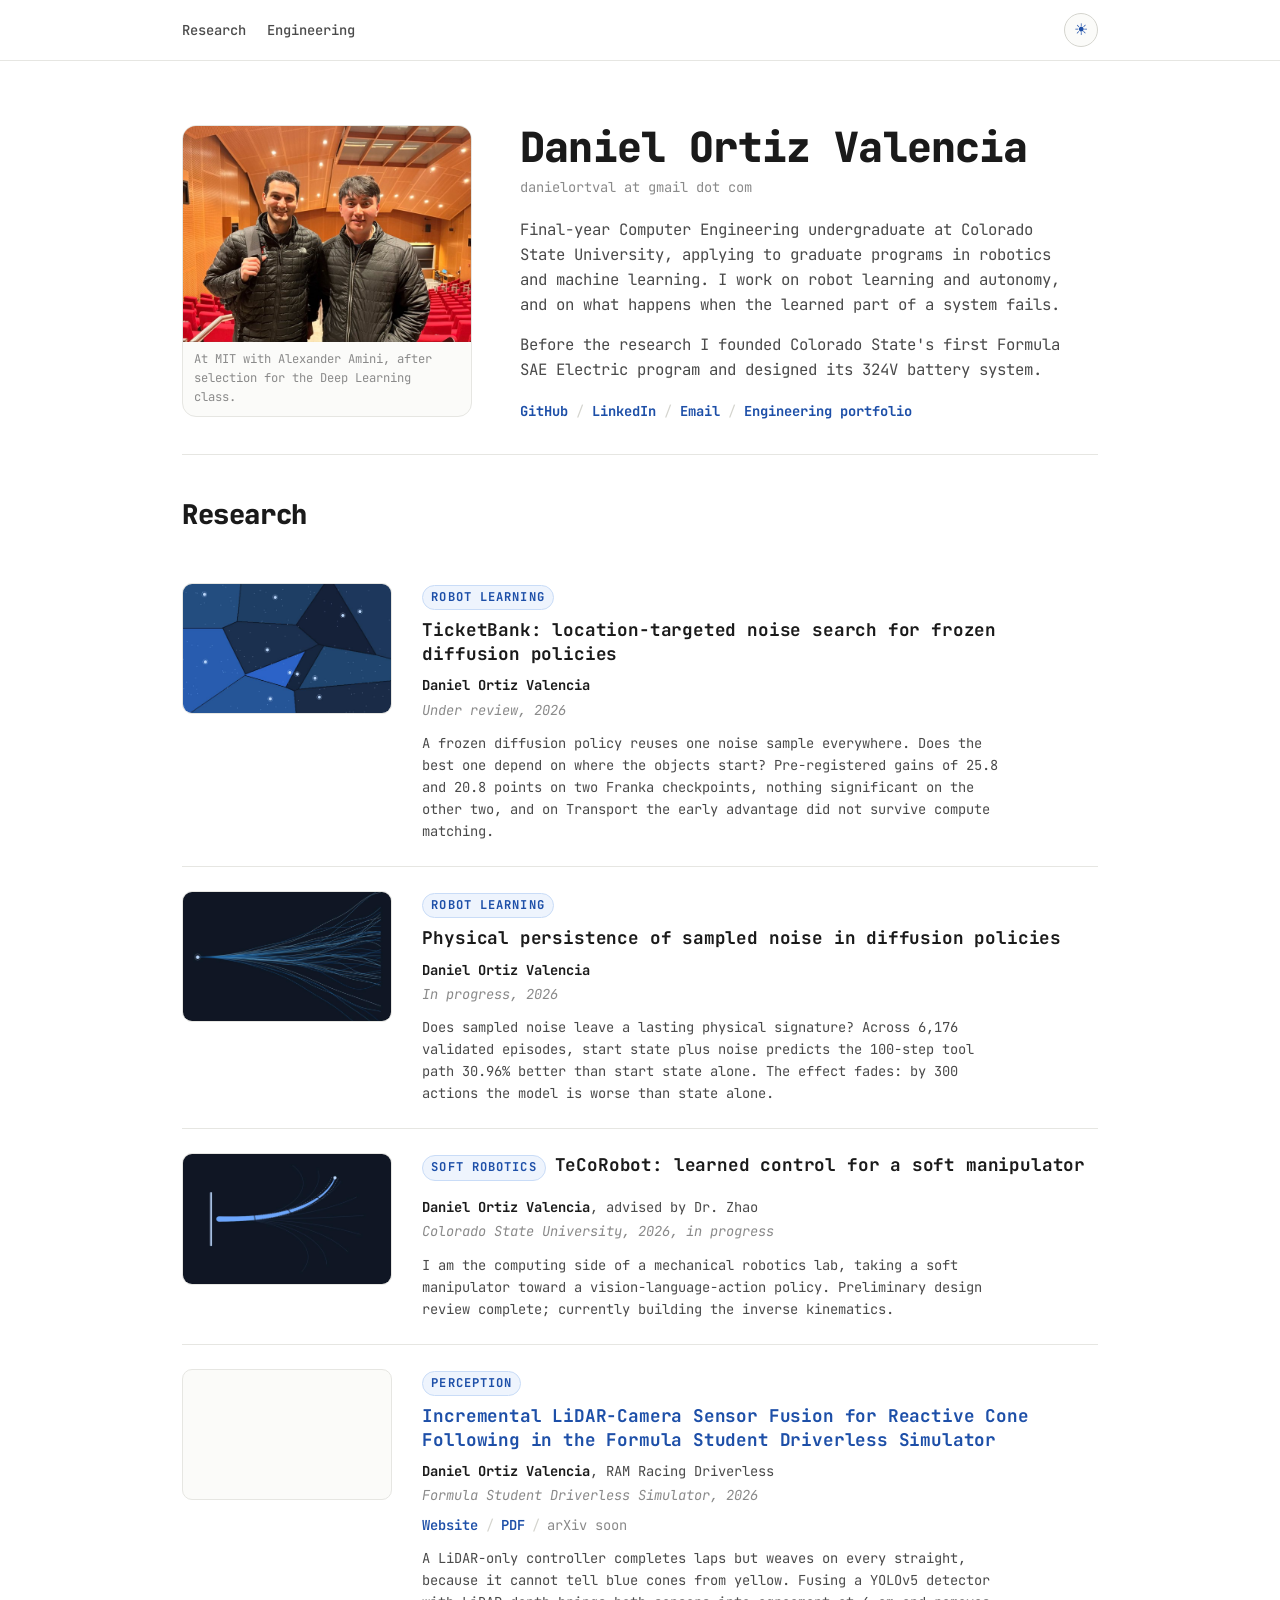
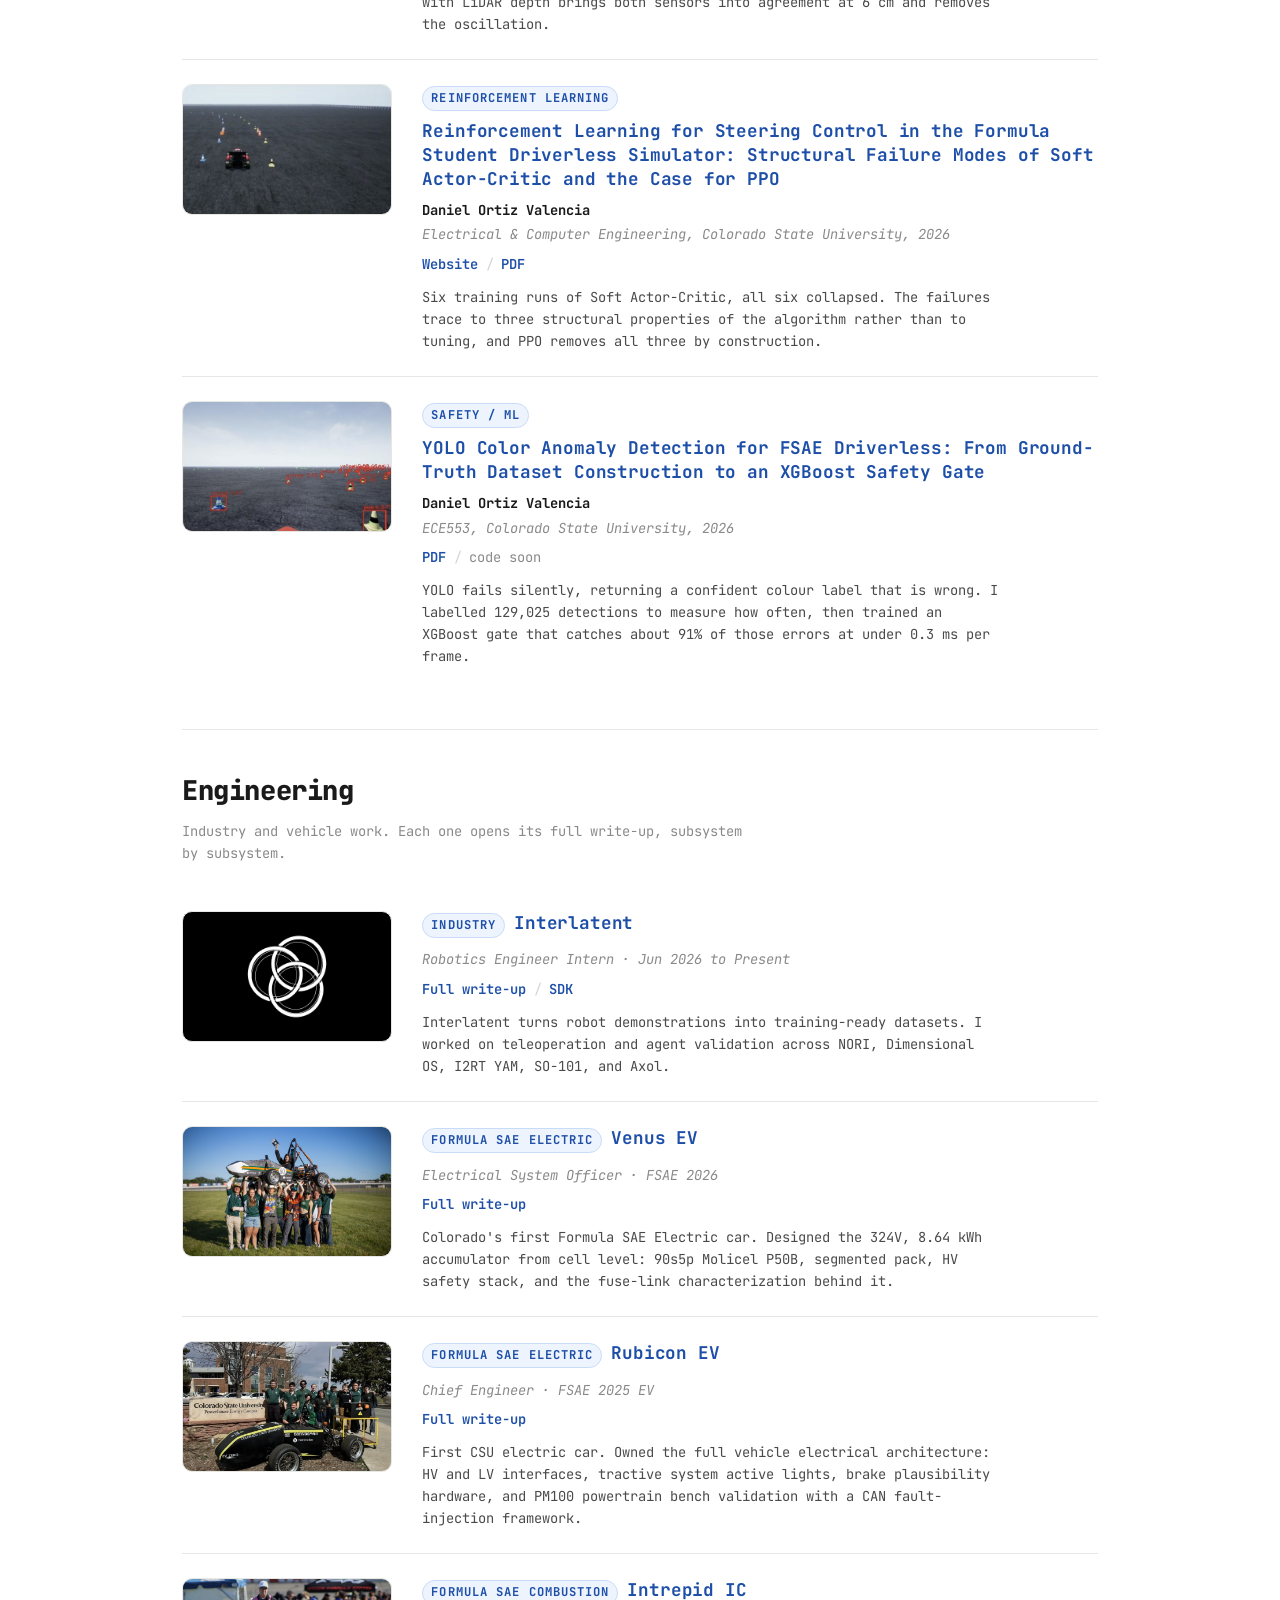
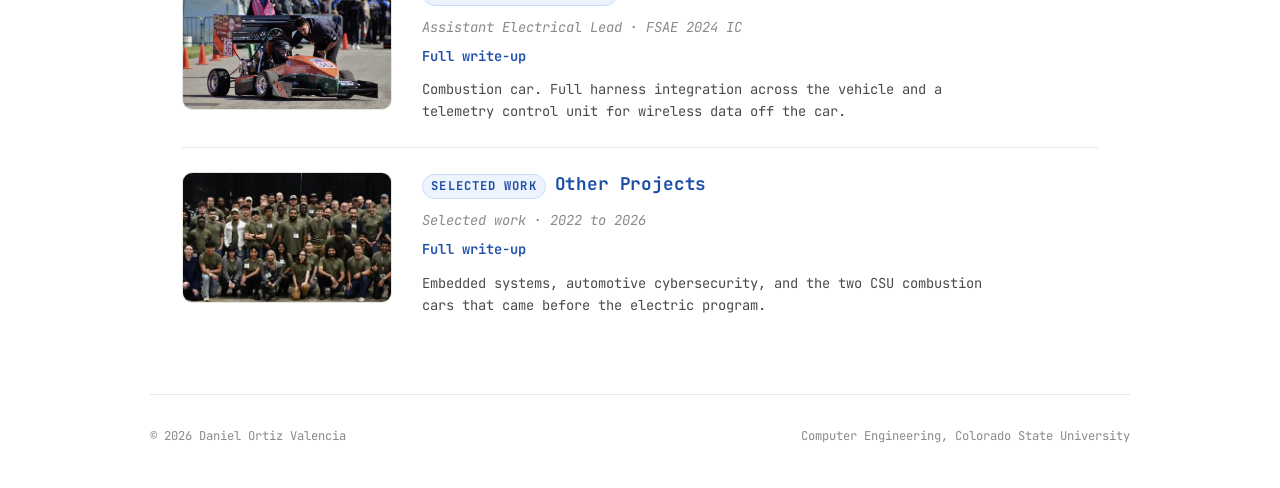
<file: index.html>
<!DOCTYPE html>
<html lang="en">
<head>
<meta charset="UTF-8" />
<meta name="viewport" content="width=device-width, initial-scale=1.0" />
<script>
(function () {
  var root = document.documentElement;
  var stored = null;
  try { stored = localStorage.getItem('dov-theme'); } catch (e) {}
  var prefersDark = window.matchMedia && window.matchMedia('(prefers-color-scheme: dark)').matches;
  root.setAttribute('data-theme', stored || (prefersDark ? 'dark' : 'light'));
})();
</script>
<title>Daniel Ortiz Valencia · Research</title>
<meta name="description" content="Daniel Ortiz Valencia. Robotics and machine learning research: autonomous racing perception, reinforcement learning for control, and robot teleoperation." />
<meta property="og:title" content="Daniel Ortiz Valencia · Research" />
<meta property="og:description" content="Robotics and machine learning research: autonomous racing perception, reinforcement learning for control, and robot teleoperation." />
<meta property="og:type" content="website" />
<link rel="icon" type="image/png" sizes="32x32" href="/favicon-32.png" />
<link rel="apple-touch-icon" sizes="180x180" href="/favicon-180.png" />
<link rel="preconnect" href="https://fonts.googleapis.com" />
<link href="https://fonts.googleapis.com/css2?family=JetBrains+Mono:wght@400;500;700;800&display=swap" rel="stylesheet" />
<link rel="stylesheet" href="styles.css" />
</head>
<body>

<header class="site-header">
  <div class="site-header-inner">
    <nav class="site-nav">
      <a href="#research">Research</a>
      <a href="#engineering">Engineering</a>
    </nav>
    <button id="theme-toggle" class="theme-toggle" type="button" aria-label="Toggle dark mode" title="Toggle dark mode">
      <span class="theme-icon-sun" aria-hidden="true">☀</span><span class="theme-icon-moon" aria-hidden="true">☾</span>
    </button>
  </div>
</header>

<main class="wrap">

  <!-- ============ INTRO ============ -->
  <section class="intro">
    <figure class="intro-photo">
      <img src="assets/img/portrait.jpg" alt="Daniel Ortiz Valencia at MIT with Alexander Amini" width="760" height="570" />
      <figcaption>At MIT with Alexander Amini, after selection for the Deep Learning class.</figcaption>
    </figure>
    <div>
      <h1 class="intro-name">Daniel Ortiz Valencia</h1>
      <div class="intro-contact">danielortval at gmail dot com</div>

      <div class="intro-bio">
        <p>Final-year Computer Engineering undergraduate at Colorado State University, applying to graduate programs in robotics and machine learning. I work on robot learning and autonomy, and on what happens when the learned part of a system fails.</p>
        <p>Before the research I founded Colorado State's first Formula SAE Electric program and designed its 324V battery system.</p>
      </div>

      <div class="intro-links">
        <a href="https://github.com/danielortval" target="_blank" rel="noopener">GitHub</a><span class="sep">/</span>
        <a href="https://www.linkedin.com/in/danielortval/" target="_blank" rel="noopener">LinkedIn</a><span class="sep">/</span>
        <a href="mailto:danielortval@gmail.com">Email</a><span class="sep">/</span>
        <a href="https://danielortval.github.io" target="_blank" rel="noopener">Engineering portfolio</a>
      </div>
    </div>
  </section>

  <!-- ============ RESEARCH ============ -->
  <section class="section" id="research">
    <h2 class="section-title">Research</h2>

    <article class="entry">
      <span class="entry-thumb">
        <img src="assets/thumbs/ticketbank.jpg?v=3" alt="Illustration: a field of candidate noise samples with a few selected, each covering a region" loading="lazy" width="1000" height="625" />
      </span>
      <div>
        <span class="entry-tag">Robot Learning</span>
        <span class="entry-title entry-title--plain">TicketBank: location-targeted noise search for frozen diffusion policies</span>
        <div class="entry-authors"><span class="me">Daniel Ortiz Valencia</span></div>
        <div class="entry-venue">Under review, 2026</div>
        <p class="entry-blurb">A frozen diffusion policy reuses one noise sample everywhere. Does the best one depend on where the objects start? Pre-registered gains of 25.8 and 20.8 points on two Franka checkpoints, nothing significant on the other two, and on Transport the early advantage did not survive compute matching.</p>
      </div>
    </article>

    <article class="entry">
      <span class="entry-thumb">
        <img src="assets/thumbs/noise-space.jpg?v=3" alt="Illustration: trajectories leaving one start state and separating over time" loading="lazy" width="1000" height="625" />
      </span>
      <div>
        <span class="entry-tag">Robot Learning</span>
        <span class="entry-title entry-title--plain">Physical persistence of sampled noise in diffusion policies</span>
        <div class="entry-authors"><span class="me">Daniel Ortiz Valencia</span></div>
        <div class="entry-venue">In progress, 2026</div>
        <p class="entry-blurb">Does sampled noise leave a lasting physical signature? Across 6,176 validated episodes, start state plus noise predicts the 100-step tool path 30.96% better than start state alone. The effect fades: by 300 actions the model is worse than state alone.</p>
      </div>
    </article>

    <article class="entry">
      <span class="entry-thumb">
        <img src="assets/thumbs/tecorobot.jpg?v=3" alt="Illustration: a continuum arm bending through a range of poses" loading="lazy" width="1000" height="625" />
      </span>
      <div>
        <span class="entry-tag">Soft Robotics</span>
        <span class="entry-title entry-title--plain">TeCoRobot: learned control for a soft manipulator</span>
        <div class="entry-authors"><span class="me">Daniel Ortiz Valencia</span>, advised by Dr. Zhao</div>
        <div class="entry-venue">Colorado State University, 2026, in progress</div>
        <p class="entry-blurb">I am the computing side of a mechanical robotics lab, taking a soft manipulator toward a vision-language-action policy. Preliminary design review complete; currently building the inverse kinematics.</p>
      </div>
    </article>


    <article class="entry">
      <a class="entry-thumb" href="papers/fsds-fusion/" aria-label="Read: Incremental LiDAR-Camera Sensor Fusion">
        <video autoplay src="assets/papers/videos/fsds-fusion/fsds-demo.mp4" muted loop playsinline preload="metadata" width="920" height="518"></video>
      </a>
      <div>
        <span class="entry-tag">Perception</span>
        <a class="entry-title" href="papers/fsds-fusion/">Incremental LiDAR-Camera Sensor Fusion for Reactive Cone Following in the Formula Student Driverless Simulator</a>
        <div class="entry-authors"><span class="me">Daniel Ortiz Valencia</span>, RAM Racing Driverless</div>
        <div class="entry-venue">Formula Student Driverless Simulator, 2026</div>
        <div class="entry-links">
          <a href="papers/fsds-fusion/">Website</a><span class="sep">/</span>
          <a href="assets/papers/fsds-fusion.pdf" target="_blank" rel="noopener">PDF</a><span class="sep">/</span>
          <span class="muted">arXiv soon</span>
        </div>
        <p class="entry-blurb">A LiDAR-only controller completes laps but weaves on every straight, because it cannot tell blue cones from yellow. Fusing a YOLOv5 detector with LiDAR depth brings both sensors into agreement at 6 cm and removes the oscillation.</p>
      </div>
    </article>

    <article class="entry">
      <a class="entry-thumb" href="papers/rl-sac-ppo/" aria-label="Read: Reinforcement Learning for Steering Control">
        <img src="assets/papers/videos/rl-sac-ppo/hero-poster.jpg" alt="The FSAE car driving a cone-lined track in simulation" loading="lazy" />
      </a>
      <div>
        <span class="entry-tag">Reinforcement Learning</span>
        <a class="entry-title" href="papers/rl-sac-ppo/">Reinforcement Learning for Steering Control in the Formula Student Driverless Simulator: Structural Failure Modes of Soft Actor-Critic and the Case for PPO</a>
        <div class="entry-authors"><span class="me">Daniel Ortiz Valencia</span></div>
        <div class="entry-venue">Electrical &amp; Computer Engineering, Colorado State University, 2026</div>
        <div class="entry-links">
          <a href="papers/rl-sac-ppo/">Website</a><span class="sep">/</span>
          <a href="assets/papers/fsds-rl-sac-ppo.pdf" target="_blank" rel="noopener">PDF</a>
        </div>
        <p class="entry-blurb">Six training runs of Soft Actor-Critic, all six collapsed. The failures trace to three structural properties of the algorithm rather than to tuning, and PPO removes all three by construction.</p>
      </div>
    </article>

    <article class="entry">
      <a class="entry-thumb" href="assets/papers/AnomalyDetectionPaper.pdf" target="_blank" rel="noopener" aria-label="Read: YOLO Color Anomaly Detection (PDF)">
        <img src="assets/papers/anomaly-yolo-failure.jpg" alt="A YOLO failure frame: a blue cone labeled orange at high confidence" loading="lazy" />
      </a>
      <div>
        <span class="entry-tag">Safety / ML</span>
        <a class="entry-title" href="assets/papers/AnomalyDetectionPaper.pdf" target="_blank" rel="noopener">YOLO Color Anomaly Detection for FSAE Driverless: From Ground-Truth Dataset Construction to an XGBoost Safety Gate</a>
        <div class="entry-authors"><span class="me">Daniel Ortiz Valencia</span></div>
        <div class="entry-venue">ECE553, Colorado State University, 2026</div>
        <div class="entry-links">
          <a href="assets/papers/AnomalyDetectionPaper.pdf" target="_blank" rel="noopener">PDF</a><span class="sep">/</span>
          <span class="muted">code soon</span>
        </div>
        <p class="entry-blurb">YOLO fails silently, returning a confident colour label that is wrong. I labelled 129,025 detections to measure how often, then trained an XGBoost gate that catches about 91% of those errors at under 0.3 ms per frame.</p>
      </div>
    </article>
  </section>

  <!-- ============ ENGINEERING (secondary) ============ -->
  <section class="section" id="engineering">
    <h2 class="section-title">Engineering</h2>

    <p class="section-note">Industry and vehicle work. Each one opens its full write-up, subsystem by subsystem.</p>

    <article class="entry">
      <a class="entry-thumb entry-thumb--logo" href="projects/interlatent/" aria-label="Read: Interlatent">
        <img src="assets/projects/interlatent/logo.png" alt="Interlatent" loading="lazy" />
      </a>
      <div>
        <span class="entry-tag">Industry</span>
        <a class="entry-title" href="projects/interlatent/">Interlatent</a>
        <div class="entry-venue">Robotics Engineer Intern &middot; Jun 2026 to Present</div>
        <div class="entry-links">
          <a href="projects/interlatent/">Full write-up</a><span class="sep">/</span>
          <a href="https://github.com/Interlatent/Deployment-Infra" target="_blank" rel="noopener">SDK</a>
        </div>
        <p class="entry-blurb">Interlatent turns robot demonstrations into training-ready datasets. I worked on teleoperation and agent validation across NORI, Dimensional OS, I2RT YAM, SO-101, and Axol.</p>
      </div>
    </article>


    <article class="entry">
      <a class="entry-thumb" href="projects/venus-ev/" aria-label="Read: Venus EV">
        <img src="assets/img/venus.jpg" alt="The RAM Racing team lifting the Venus EV car" loading="lazy" />
      </a>
      <div>
        <span class="entry-tag">Formula SAE Electric</span>
        <a class="entry-title" href="projects/venus-ev/">Venus EV</a>
        <div class="entry-venue">Electrical System Officer · FSAE 2026</div>
        <div class="entry-links">
          <a href="projects/venus-ev/">Full write-up</a>
        </div>
        <p class="entry-blurb">Colorado's first Formula SAE Electric car. Designed the 324V, 8.64 kWh accumulator from cell level: 90s5p Molicel P50B, segmented pack, HV safety stack, and the fuse-link characterization behind it.</p>
      </div>
    </article>

    <article class="entry">
      <a class="entry-thumb" href="projects/rubicon-ev/" aria-label="Read: Rubicon EV">
        <img src="assets/img/rubicon.jpg" alt="Rubicon EV with the team at CSU Powerhouse Energy Campus" loading="lazy" />
      </a>
      <div>
        <span class="entry-tag">Formula SAE Electric</span>
        <a class="entry-title" href="projects/rubicon-ev/">Rubicon EV</a>
        <div class="entry-venue">Chief Engineer · FSAE 2025 EV</div>
        <div class="entry-links">
          <a href="projects/rubicon-ev/">Full write-up</a>
        </div>
        <p class="entry-blurb">First CSU electric car. Owned the full vehicle electrical architecture: HV and LV interfaces, tractive system active lights, brake plausibility hardware, and PM100 powertrain bench validation with a CAN fault-injection framework.</p>
      </div>
    </article>

    <article class="entry">
      <a class="entry-thumb" href="projects/intrepid-ic/" aria-label="Read: Intrepid IC">
        <img src="assets/img/intrepid.jpg" alt="Intrepid IC on track at a Formula SAE competition" loading="lazy" />
      </a>
      <div>
        <span class="entry-tag">Formula SAE Combustion</span>
        <a class="entry-title" href="projects/intrepid-ic/">Intrepid IC</a>
        <div class="entry-venue">Assistant Electrical Lead · FSAE 2024 IC</div>
        <div class="entry-links">
          <a href="projects/intrepid-ic/">Full write-up</a>
        </div>
        <p class="entry-blurb">Combustion car. Full harness integration across the vehicle and a telemetry control unit for wireless data off the car.</p>
      </div>
    </article>

    <article class="entry">
      <a class="entry-thumb" href="projects/other-projects/" aria-label="Read: Other Projects">
        <img src="assets/projects/other/cybertruck-2.jpg" alt="Automotive cybersecurity work on a Cybertruck" loading="lazy" />
      </a>
      <div>
        <span class="entry-tag">Selected work</span>
        <a class="entry-title" href="projects/other-projects/">Other Projects</a>
        <div class="entry-venue">Selected work &middot; 2022 to 2026</div>
        <div class="entry-links">
          <a href="projects/other-projects/">Full write-up</a>
        </div>
        <p class="entry-blurb">Embedded systems, automotive cybersecurity, and the two CSU combustion cars that came before the electric program.</p>
      </div>
    </article>
  </section>

</main>

<footer class="site-footer wrap">
  <span>© <span id="year"></span> Daniel Ortiz Valencia</span>
  <span>Computer Engineering, Colorado State University</span>
</footer>

<script>
document.getElementById('year').textContent = new Date().getFullYear();
(function () {
  var root = document.documentElement;
  var btn = document.getElementById('theme-toggle');
  btn.addEventListener('click', function () {
    var next = root.getAttribute('data-theme') === 'dark' ? 'light' : 'dark';
    root.setAttribute('data-theme', next);
    try { localStorage.setItem('dov-theme', next); } catch (e) {}
  });
  // play the inline entry clip only while it is on screen
  var clips = [].slice.call(document.querySelectorAll('.entry-thumb video'));
  if ('IntersectionObserver' in window && clips.length) {
    var io = new IntersectionObserver(function (entries) {
      entries.forEach(function (e) {
        if (e.isIntersecting) { e.target.play().catch(function () {}); }
        else { e.target.pause(); }
      });
    }, { threshold: 0.2 });
    clips.forEach(function (v) { io.observe(v); });
  }
})();
</script>
</body>
</html>
</file>
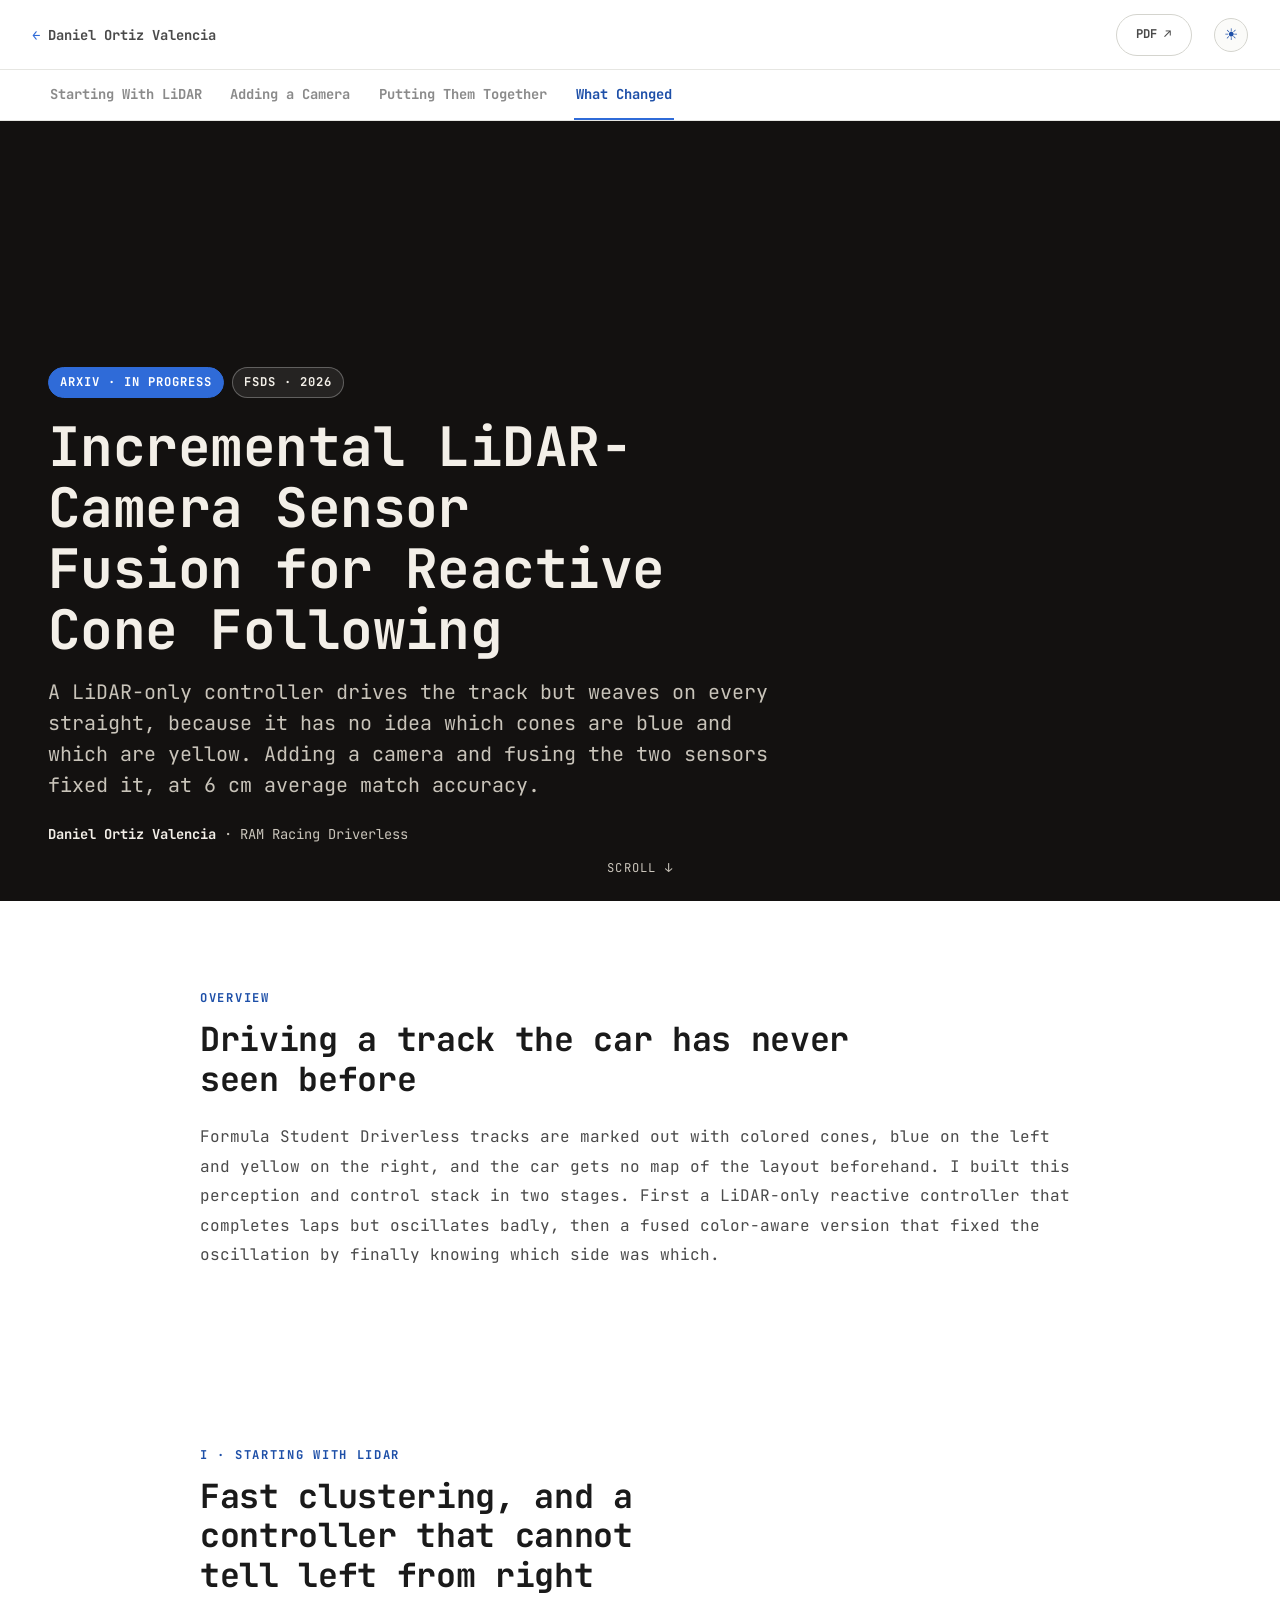
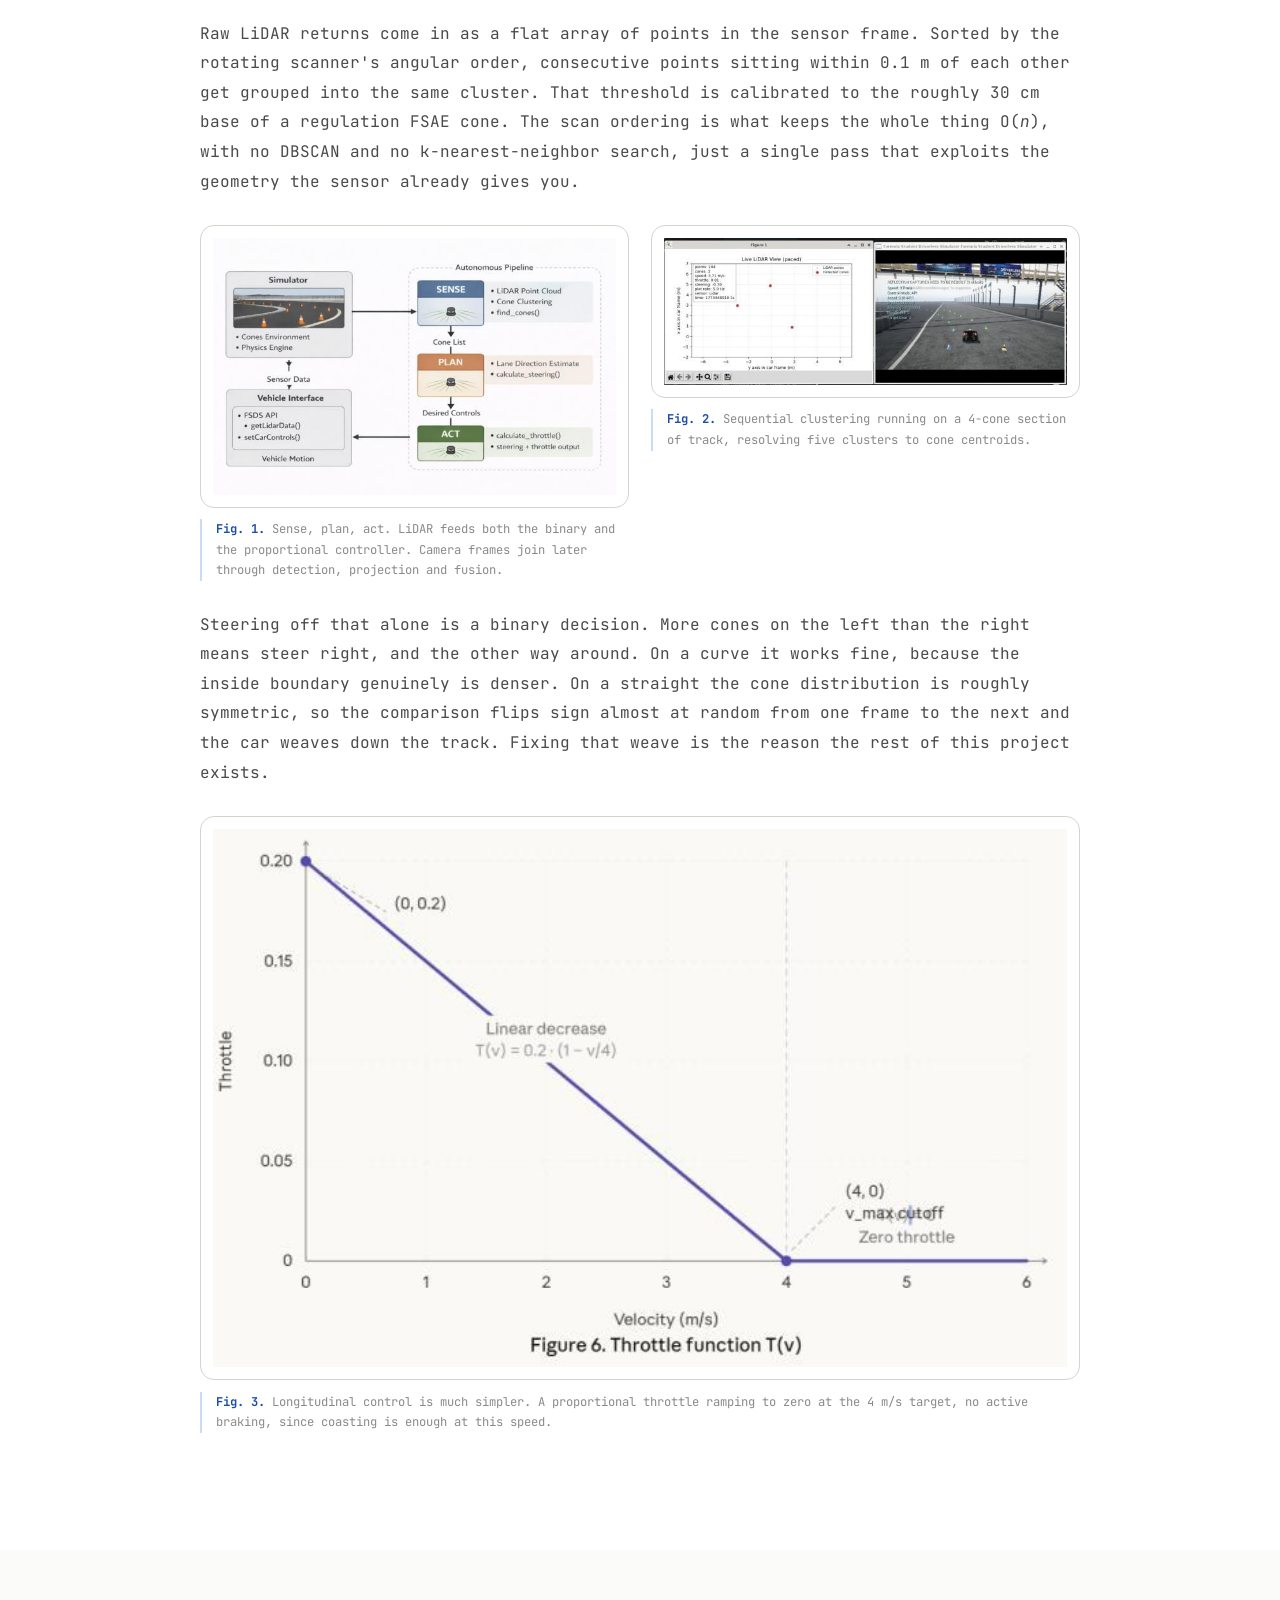
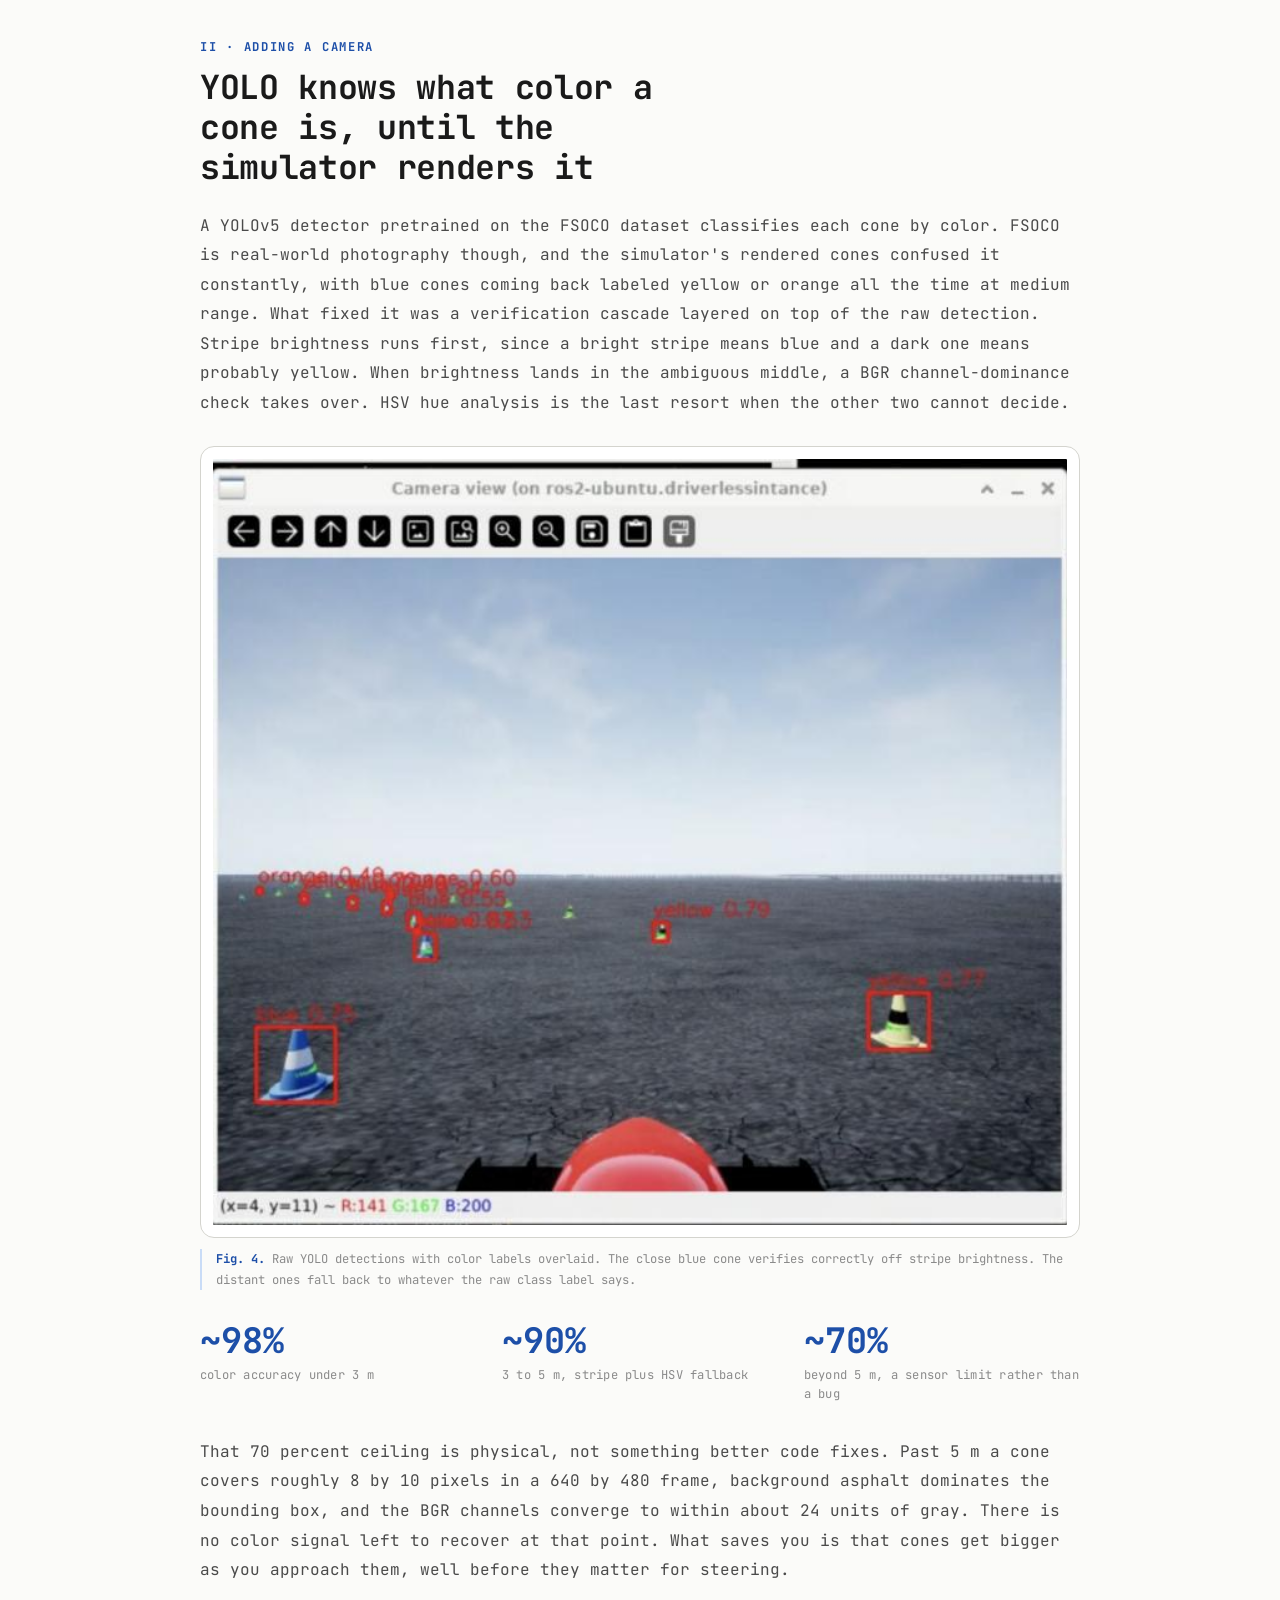
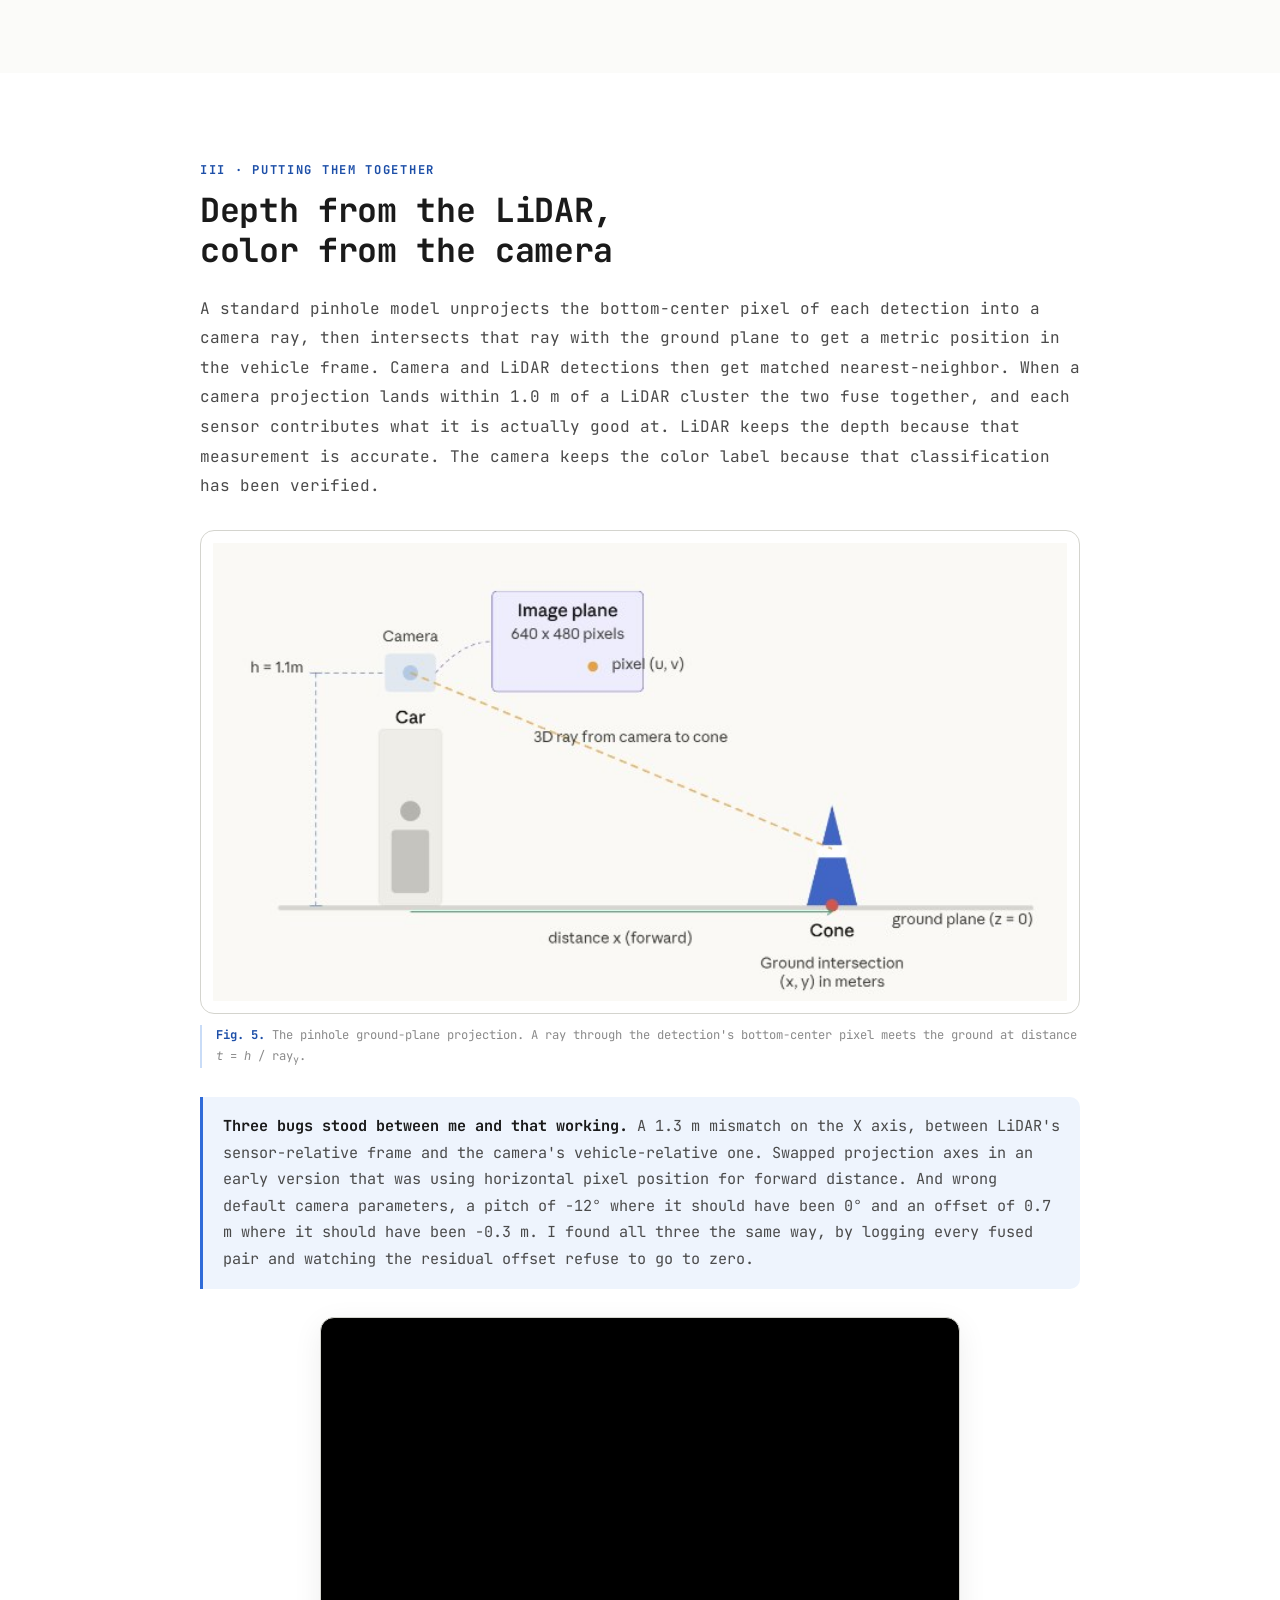
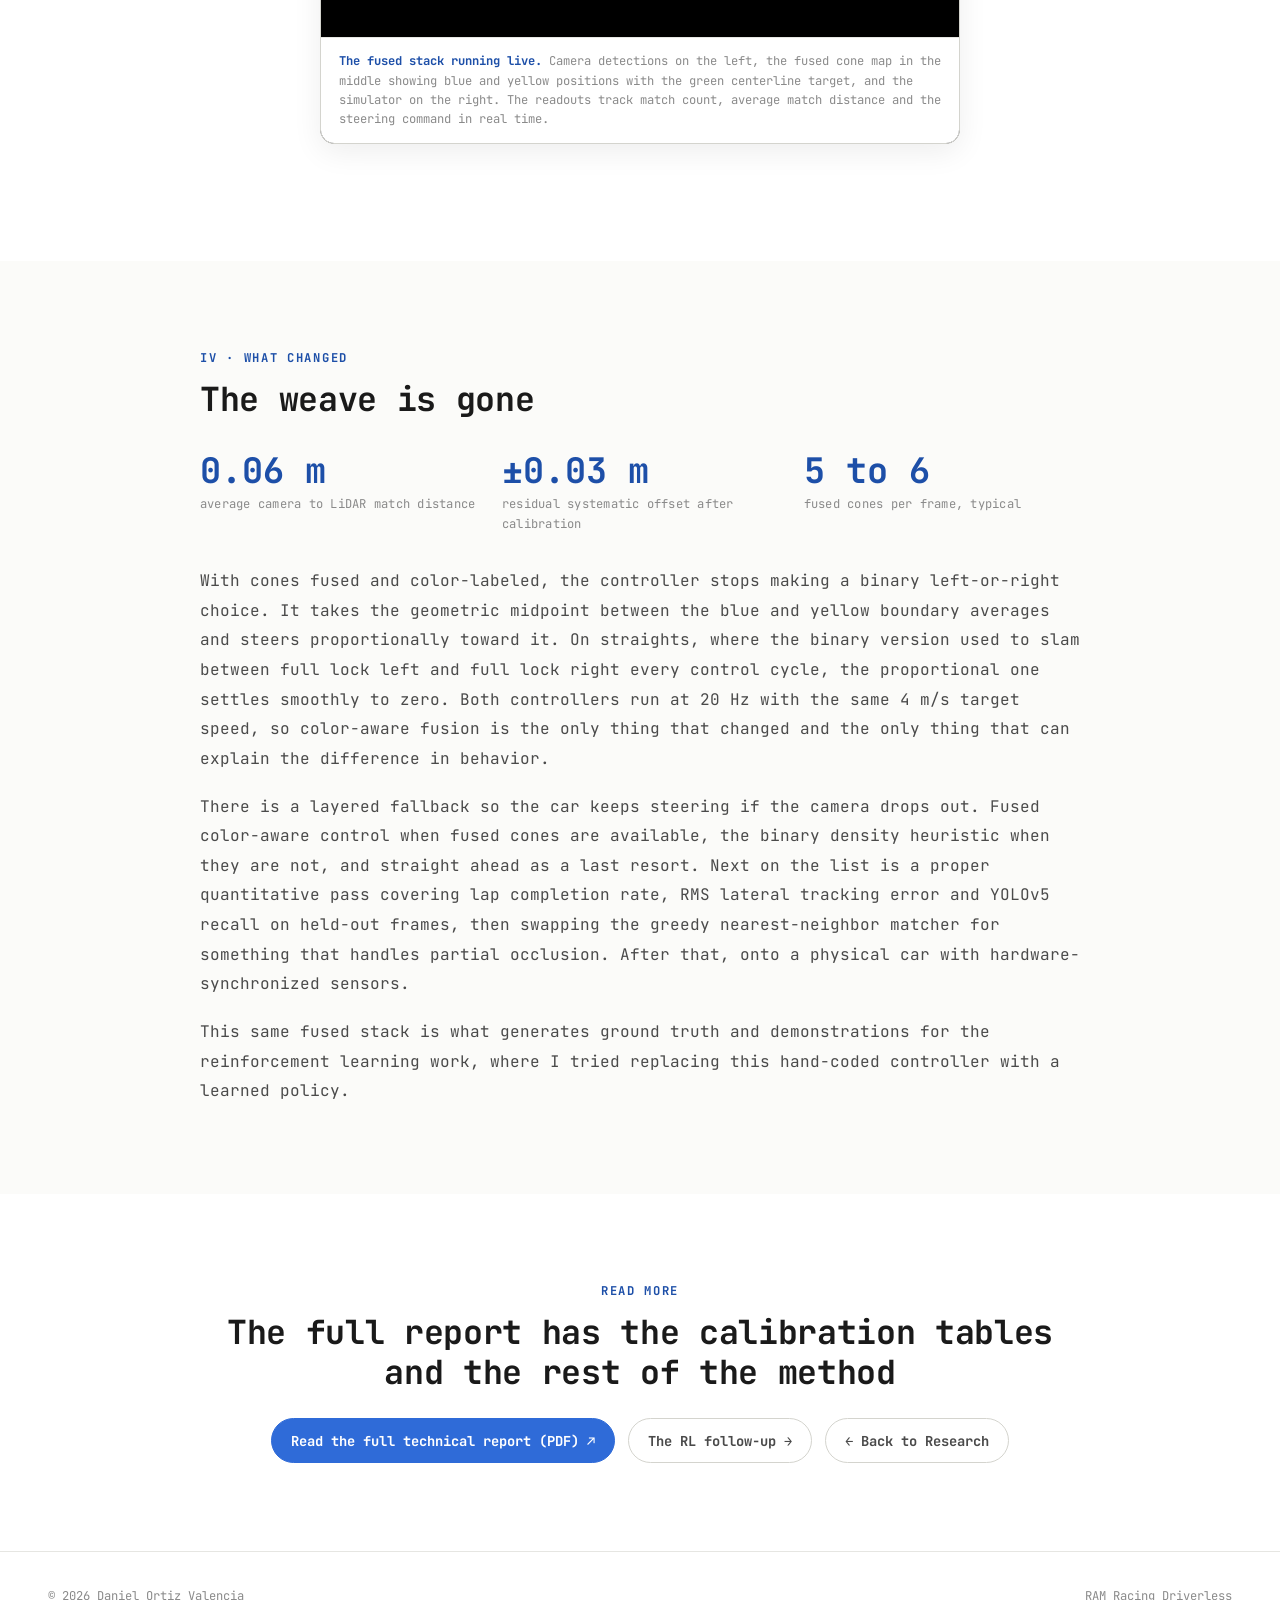
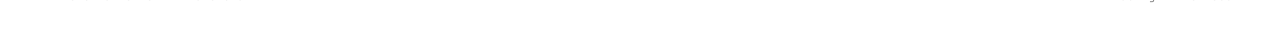
<file: papers/fsds-fusion/index.html>
<!DOCTYPE html>
<html lang="en">
<head>
<meta charset="UTF-8" />
<meta name="viewport" content="width=device-width, initial-scale=1.0" />
<script>
// Deep links (e.g. shared as .../fsds-fusion/#fusion) must land on the
// right section, but this is a long page with a webfont and several
// videos. The browser's native "jump to #hash on load" fires before
// either has settled and lands far off target, so strip the hash
// immediately and let paper-page.js re-apply it once layout is stable.
(function () {
  if (!location.hash) return;
  window.__ppPendingHash = location.hash;
  history.replaceState(null, '', location.pathname + location.search);
})();
</script>
<title>Incremental LiDAR-Camera Sensor Fusion · Daniel Ortiz Valencia</title>
<meta name="description" content="A LiDAR-only baseline that weaves, a YOLOv5 camera module, and the fusion pipeline that fixed it, in the Formula Student Driverless Simulator." />
<meta property="og:title" content="Incremental LiDAR-Camera Sensor Fusion for Reactive Cone Following" />
<meta property="og:description" content="Building a color-aware fused controller for the Formula Student Driverless Simulator." />
<meta property="og:type" content="article" />
<link rel="icon" type="image/png" sizes="32x32" href="/favicon-32.png" />
<link rel="apple-touch-icon" sizes="180x180" href="/favicon-180.png" />
<link rel="preconnect" href="https://fonts.googleapis.com" />
<link href="https://fonts.googleapis.com/css2?family=JetBrains+Mono:wght@400;500;700;800&display=swap" rel="stylesheet" />
<link rel="stylesheet" href="../../styles.css" />
<link rel="stylesheet" href="../../assets/papers/paper-page.css" />
</head>
<body>

<div class="pp-stickytop">
  <header class="pp-topbar">
    <a class="pp-topbar-back" href="../../index.html#research"><span class="arrow">←</span> Daniel Ortiz Valencia</a>
    <div class="pp-topbar-actions">
      <a class="pp-btn" href="../../assets/papers/fsds-fusion.pdf" target="_blank" rel="noopener">PDF ↗</a>
      <button id="theme-toggle" class="theme-toggle" type="button" aria-label="Toggle dark mode" title="Toggle dark mode">
        <span class="theme-icon-sun" aria-hidden="true">☀</span><span class="theme-icon-moon" aria-hidden="true">☾</span>
      </button>
    </div>
  </header>
  <div class="pp-storynav-wrap">
    <nav class="pp-storynav">
      <a href="#baseline">Starting With LiDAR</a>
      <a href="#camera">Adding a Camera</a>
      <a href="#fusion">Putting Them Together</a>
      <a href="#results">What Changed</a>
    </nav>
  </div>
</div>

<!-- ============ HERO ============ -->
<section class="pp-hero">
  <video autoplay muted loop playsinline preload="auto" width="920" height="518">
    <source src="../../assets/papers/videos/fsds-fusion/fsds-demo.mp4" type="video/mp4" />
  </video>
  <div class="pp-hero-content">
    <div class="pp-hero-badges">
      <span class="pp-badge is-orange">arXiv · In Progress</span>
      <span class="pp-badge">FSDS · 2026</span>
    </div>
    <h1 class="pp-hero-title">Incremental LiDAR-Camera Sensor Fusion for Reactive Cone Following</h1>
    <p class="pp-hero-subtitle">A LiDAR-only controller drives the track but weaves on every straight, because it has no idea which cones are blue and which are yellow. Adding a camera and fusing the two sensors fixed it, at 6 cm average match accuracy.</p>
    <div class="pp-hero-meta"><b>Daniel Ortiz Valencia</b> · RAM Racing Driverless</div>
  </div>
  <div class="pp-scrolldown">Scroll ↓</div>
</section>

<main>

<!-- ============ TLDR ============ -->
<section class="pp-section pp-tldr">
  <div class="pp-section-inner">
    <span class="pp-eyebrow">Overview</span>
    <h2 class="pp-section-title">Driving a track the car has never seen before</h2>
    <div class="pp-prose">
      <p class="pp-lede">Formula Student Driverless tracks are marked out with colored cones, blue on the left and yellow on the right, and the car gets no map of the layout beforehand. I built this perception and control stack in two stages. First a LiDAR-only reactive controller that completes laps but oscillates badly, then a fused color-aware version that fixed the oscillation by finally knowing which side was which.</p>
    </div>
  </div>
</section>

<!-- ============ BASELINE ============ -->
<section id="baseline" class="pp-section">
  <div class="pp-section-inner">
    <span class="pp-eyebrow">I · Starting With LiDAR</span>
    <h2 class="pp-section-title">Fast clustering, and a controller that cannot tell left from right</h2>
    <div class="pp-prose">
      <p>Raw LiDAR returns come in as a flat array of points in the sensor frame. Sorted by the rotating scanner's angular order, consecutive points sitting within 0.1 m of each other get grouped into the same cluster. That threshold is calibrated to the roughly 30 cm base of a regulation FSAE cone. The scan ordering is what keeps the whole thing O(<i>n</i>), with no DBSCAN and no k-nearest-neighbor search, just a single pass that exploits the geometry the sensor already gives you.</p>
    </div>

    <div class="pp-figure-row">
      <figure class="pp-figure">
        <img src="../../assets/papers/figures/fsds-fusion/fig-1.jpg" alt="Top-down sense-plan-act pipeline diagram showing LiDAR clustering, YOLO detection, ground-plane projection, and fusion feeding the steering controllers" loading="lazy" />
        <figcaption><b>Fig. 1.</b> Sense, plan, act. LiDAR feeds both the binary and the proportional controller. Camera frames join later through detection, projection and fusion.</figcaption>
      </figure>
      <figure class="pp-figure">
        <img src="../../assets/papers/figures/fsds-fusion/fig-2.jpg" alt="Bird's-eye scatter plot of LiDAR points colored by cluster membership beside the corresponding FSDS simulator view" loading="lazy" />
        <figcaption><b>Fig. 2.</b> Sequential clustering running on a 4-cone section of track, resolving five clusters to cone centroids.</figcaption>
      </figure>
    </div>

    <div class="pp-prose">
      <p>Steering off that alone is a binary decision. More cones on the left than the right means steer right, and the other way around. On a curve it works fine, because the inside boundary genuinely is denser. On a straight the cone distribution is roughly symmetric, so the comparison flips sign almost at random from one frame to the next and the car weaves down the track. Fixing that weave is the reason the rest of this project exists.</p>
    </div>

    <figure class="pp-figure">
      <img src="../../assets/papers/figures/fsds-fusion/fig-3.jpg" alt="Throttle function plot: linear ramp from 0.2 at rest down to zero at 4 m per second" loading="lazy" />
      <figcaption><b>Fig. 3.</b> Longitudinal control is much simpler. A proportional throttle ramping to zero at the 4 m/s target, no active braking, since coasting is enough at this speed.</figcaption>
    </figure>
  </div>
</section>

<!-- ============ CAMERA ============ -->
<section id="camera" class="pp-section pp-section--tint">
  <div class="pp-section-inner">
    <span class="pp-eyebrow">II · Adding a Camera</span>
    <h2 class="pp-section-title">YOLO knows what color a cone is, until the simulator renders it</h2>
    <div class="pp-prose">
      <p>A YOLOv5 detector pretrained on the FSOCO dataset classifies each cone by color. FSOCO is real-world photography though, and the simulator's rendered cones confused it constantly, with blue cones coming back labeled yellow or orange all the time at medium range. What fixed it was a verification cascade layered on top of the raw detection. Stripe brightness runs first, since a bright stripe means blue and a dark one means probably yellow. When brightness lands in the ambiguous middle, a BGR channel-dominance check takes over. HSV hue analysis is the last resort when the other two cannot decide.</p>
    </div>

    <figure class="pp-figure">
      <img src="../../assets/papers/figures/fsds-fusion/fig-4.jpg" alt="Camera feed with red YOLO bounding boxes over cones, color labels and confidence scores overlaid" loading="lazy" />
      <figcaption><b>Fig. 4.</b> Raw YOLO detections with color labels overlaid. The close blue cone verifies correctly off stripe brightness. The distant ones fall back to whatever the raw class label says.</figcaption>
    </figure>

    <div class="pp-stat-row">
      <div class="pp-stat"><b>~98%</b><span>color accuracy under 3 m</span></div>
      <div class="pp-stat"><b>~90%</b><span>3 to 5 m, stripe plus HSV fallback</span></div>
      <div class="pp-stat"><b>~70%</b><span>beyond 5 m, a sensor limit rather than a bug</span></div>
    </div>
    <div class="pp-prose">
      <p>That 70 percent ceiling is physical, not something better code fixes. Past 5 m a cone covers roughly 8 by 10 pixels in a 640 by 480 frame, background asphalt dominates the bounding box, and the BGR channels converge to within about 24 units of gray. There is no color signal left to recover at that point. What saves you is that cones get bigger as you approach them, well before they matter for steering.</p>
    </div>
  </div>
</section>

<!-- ============ FUSION ============ -->
<section id="fusion" class="pp-section">
  <div class="pp-section-inner">
    <span class="pp-eyebrow">III · Putting Them Together</span>
    <h2 class="pp-section-title">Depth from the LiDAR, color from the camera</h2>
    <div class="pp-prose">
      <p>A standard pinhole model unprojects the bottom-center pixel of each detection into a camera ray, then intersects that ray with the ground plane to get a metric position in the vehicle frame. Camera and LiDAR detections then get matched nearest-neighbor. When a camera projection lands within 1.0 m of a LiDAR cluster the two fuse together, and each sensor contributes what it is actually good at. LiDAR keeps the depth because that measurement is accurate. The camera keeps the color label because that classification has been verified.</p>
    </div>

    <figure class="pp-figure">
      <img src="../../assets/papers/figures/fsds-fusion/fig-5.jpg" alt="Side-view diagram of the pinhole projection: camera at 1.1 m height, ray intersecting the ground plane at distance t" loading="lazy" />
      <figcaption><b>Fig. 5.</b> The pinhole ground-plane projection. A ray through the detection's bottom-center pixel meets the ground at distance <i>t</i> = <i>h</i> / ray<sub>y</sub>.</figcaption>
    </figure>

    <div class="pp-callout">
      <b>Three bugs stood between me and that working.</b> A 1.3 m mismatch on the X axis, between LiDAR's sensor-relative frame and the camera's vehicle-relative one. Swapped projection axes in an early version that was using horizontal pixel position for forward distance. And wrong default camera parameters, a pitch of −12° where it should have been 0° and an offset of 0.7 m where it should have been −0.3 m. I found all three the same way, by logging every fused pair and watching the residual offset refuse to go to zero.
    </div>

    <div class="pp-video-solo">
      <figure class="pp-video">
        <video autoplay src="../../assets/papers/videos/fsds-fusion/reactive-baseline.mp4" muted loop playsinline preload="metadata" width="880" height="320"></video>
        <figcaption><b>The fused stack running live.</b> Camera detections on the left, the fused cone map in the middle showing blue and yellow positions with the green centerline target, and the simulator on the right. The readouts track match count, average match distance and the steering command in real time.</figcaption>
      </figure>
    </div>
  </div>
</section>

<!-- ============ RESULTS ============ -->
<section id="results" class="pp-section pp-section--tint">
  <div class="pp-section-inner">
    <span class="pp-eyebrow">IV · What Changed</span>
    <h2 class="pp-section-title">The weave is gone</h2>

    <div class="pp-stat-row">
      <div class="pp-stat"><b>0.06 m</b><span>average camera to LiDAR match distance</span></div>
      <div class="pp-stat"><b>±0.03 m</b><span>residual systematic offset after calibration</span></div>
      <div class="pp-stat"><b>5 to 6</b><span>fused cones per frame, typical</span></div>
    </div>

    <div class="pp-prose">
      <p>With cones fused and color-labeled, the controller stops making a binary left-or-right choice. It takes the geometric midpoint between the blue and yellow boundary averages and steers proportionally toward it. On straights, where the binary version used to slam between full lock left and full lock right every control cycle, the proportional one settles smoothly to zero. Both controllers run at 20 Hz with the same 4 m/s target speed, so color-aware fusion is the only thing that changed and the only thing that can explain the difference in behavior.</p>
      <p>There is a layered fallback so the car keeps steering if the camera drops out. Fused color-aware control when fused cones are available, the binary density heuristic when they are not, and straight ahead as a last resort. Next on the list is a proper quantitative pass covering lap completion rate, RMS lateral tracking error and YOLOv5 recall on held-out frames, then swapping the greedy nearest-neighbor matcher for something that handles partial occlusion. After that, onto a physical car with hardware-synchronized sensors.</p>
      <p>This same fused stack is what generates ground truth and demonstrations for <a href="../rl-sac-ppo/">the reinforcement learning work</a>, where I tried replacing this hand-coded controller with a learned policy.</p>
    </div>
  </div>
</section>

<!-- ============ CLOSE ============ -->
<section class="pp-section pp-close">
  <div class="pp-section-inner">
    <span class="pp-eyebrow">Read More</span>
    <h2 class="pp-section-title">The full report has the calibration tables and the rest of the method</h2>
    <div class="pp-close-actions">
      <a class="pp-btn is-primary" href="../../assets/papers/fsds-fusion.pdf" target="_blank" rel="noopener">Read the full technical report (PDF) ↗</a>
      <a class="pp-btn" href="../rl-sac-ppo/">The RL follow-up →</a>
      <a class="pp-btn" href="../../index.html#research">← Back to Research</a>
    </div>
  </div>
</section>

</main>

<footer class="pp-footer">
  <span>© <span id="year"></span> Daniel Ortiz Valencia</span>
  <span>RAM Racing Driverless</span>
</footer>

<script>document.getElementById('year').textContent = new Date().getFullYear();</script>
<script src="../../assets/papers/paper-page.js"></script>
</body>
</html>
</file>
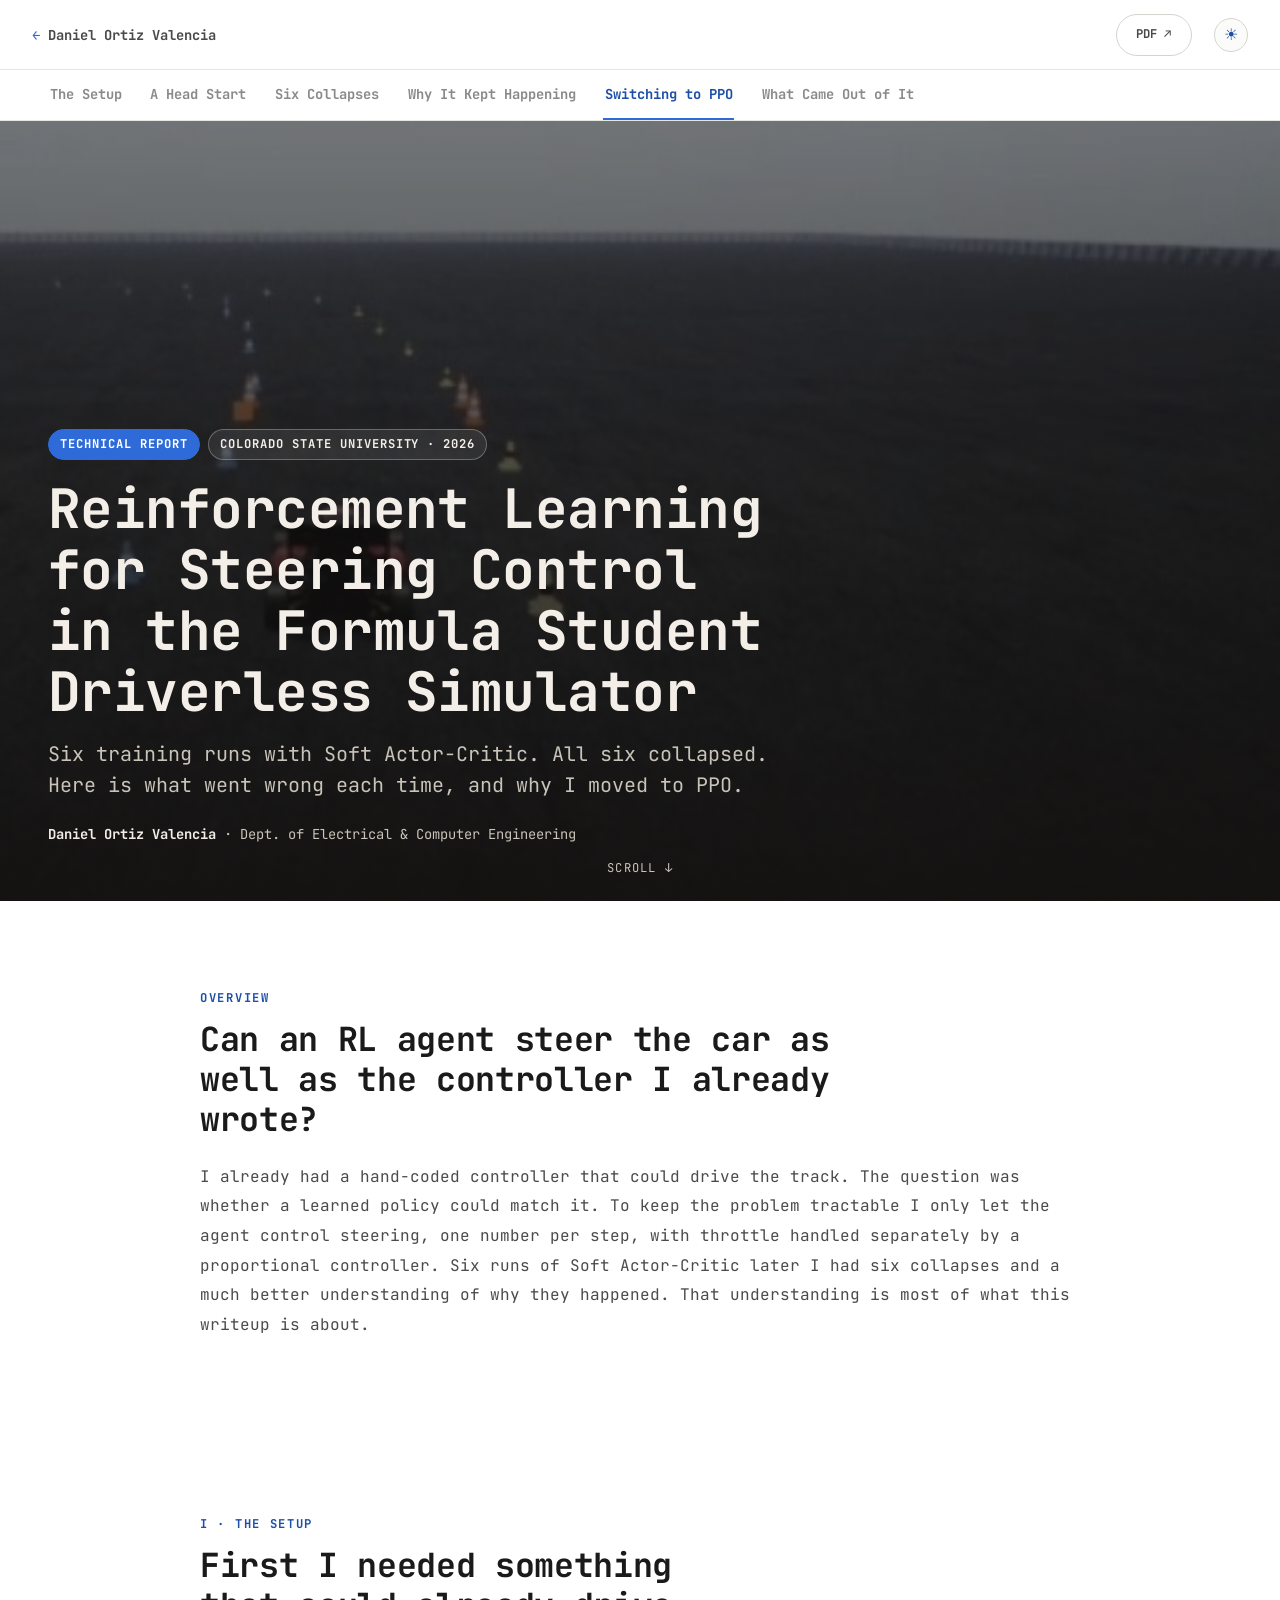
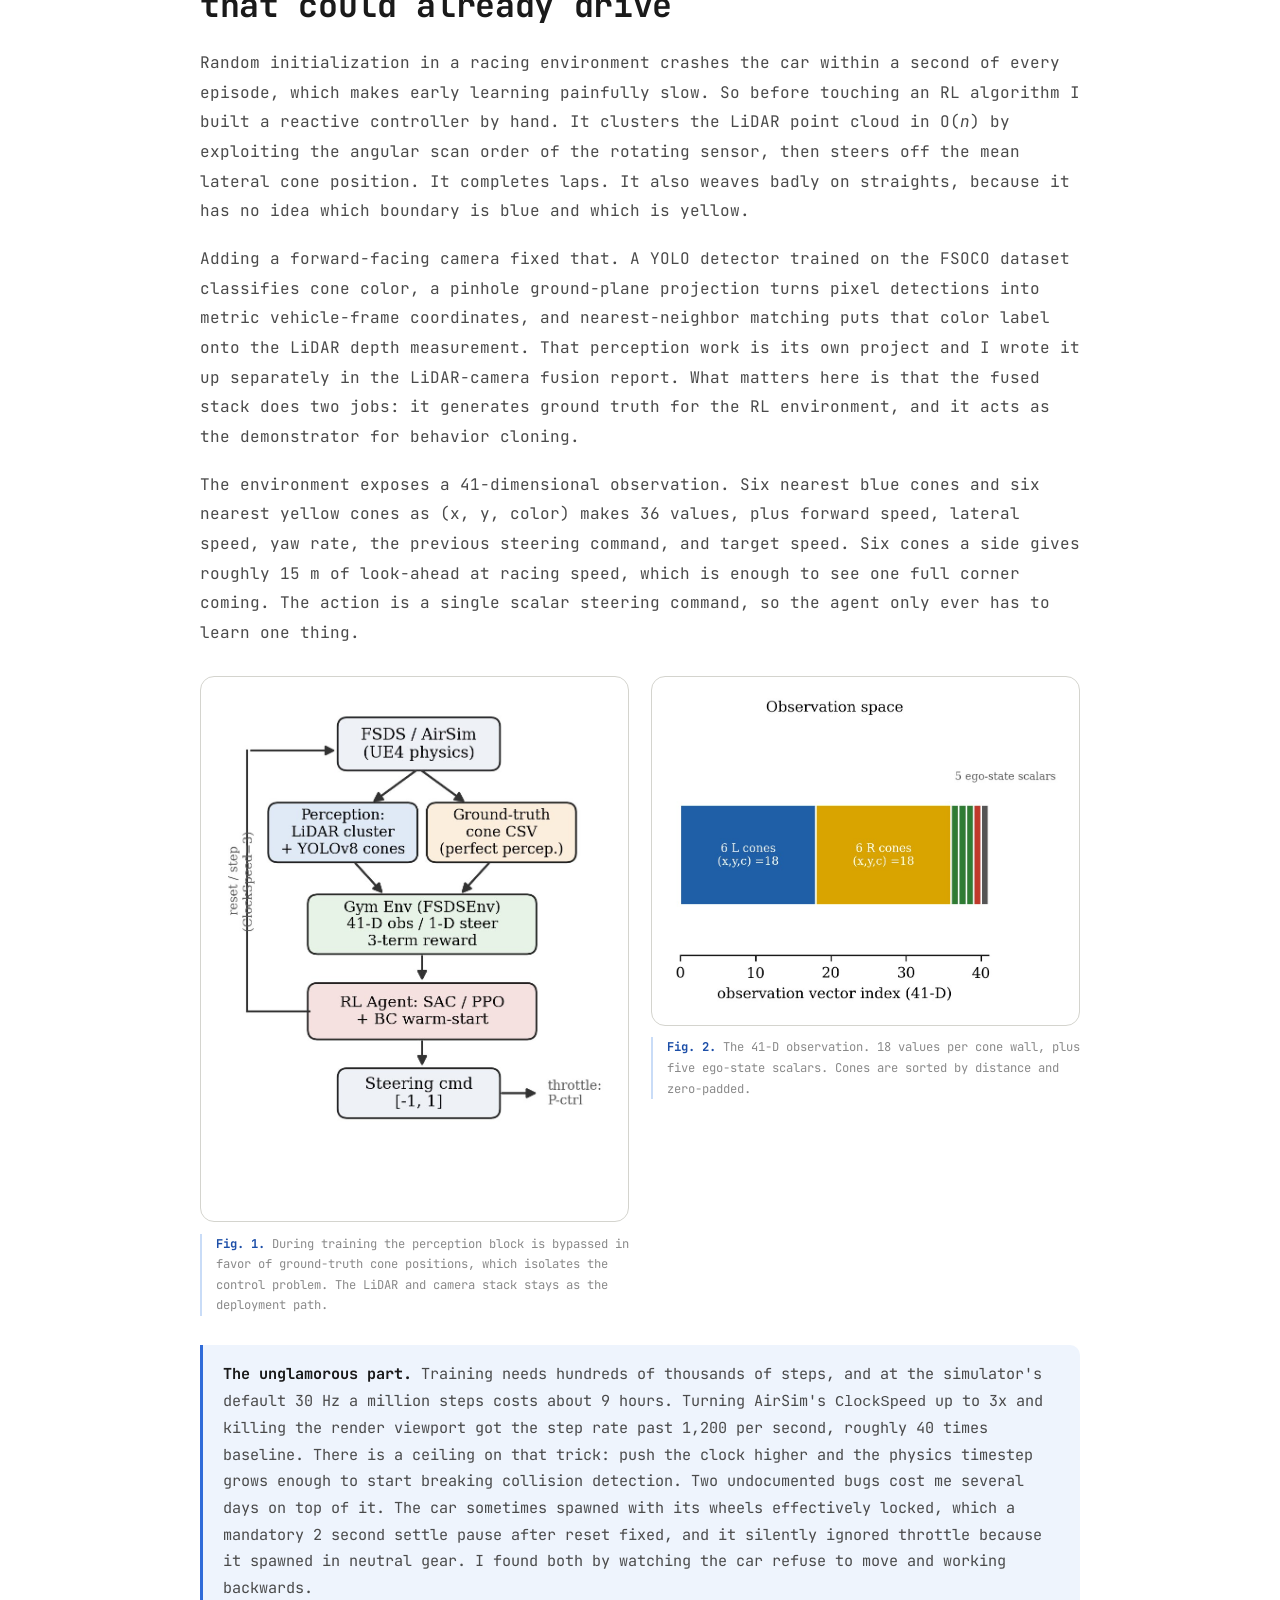
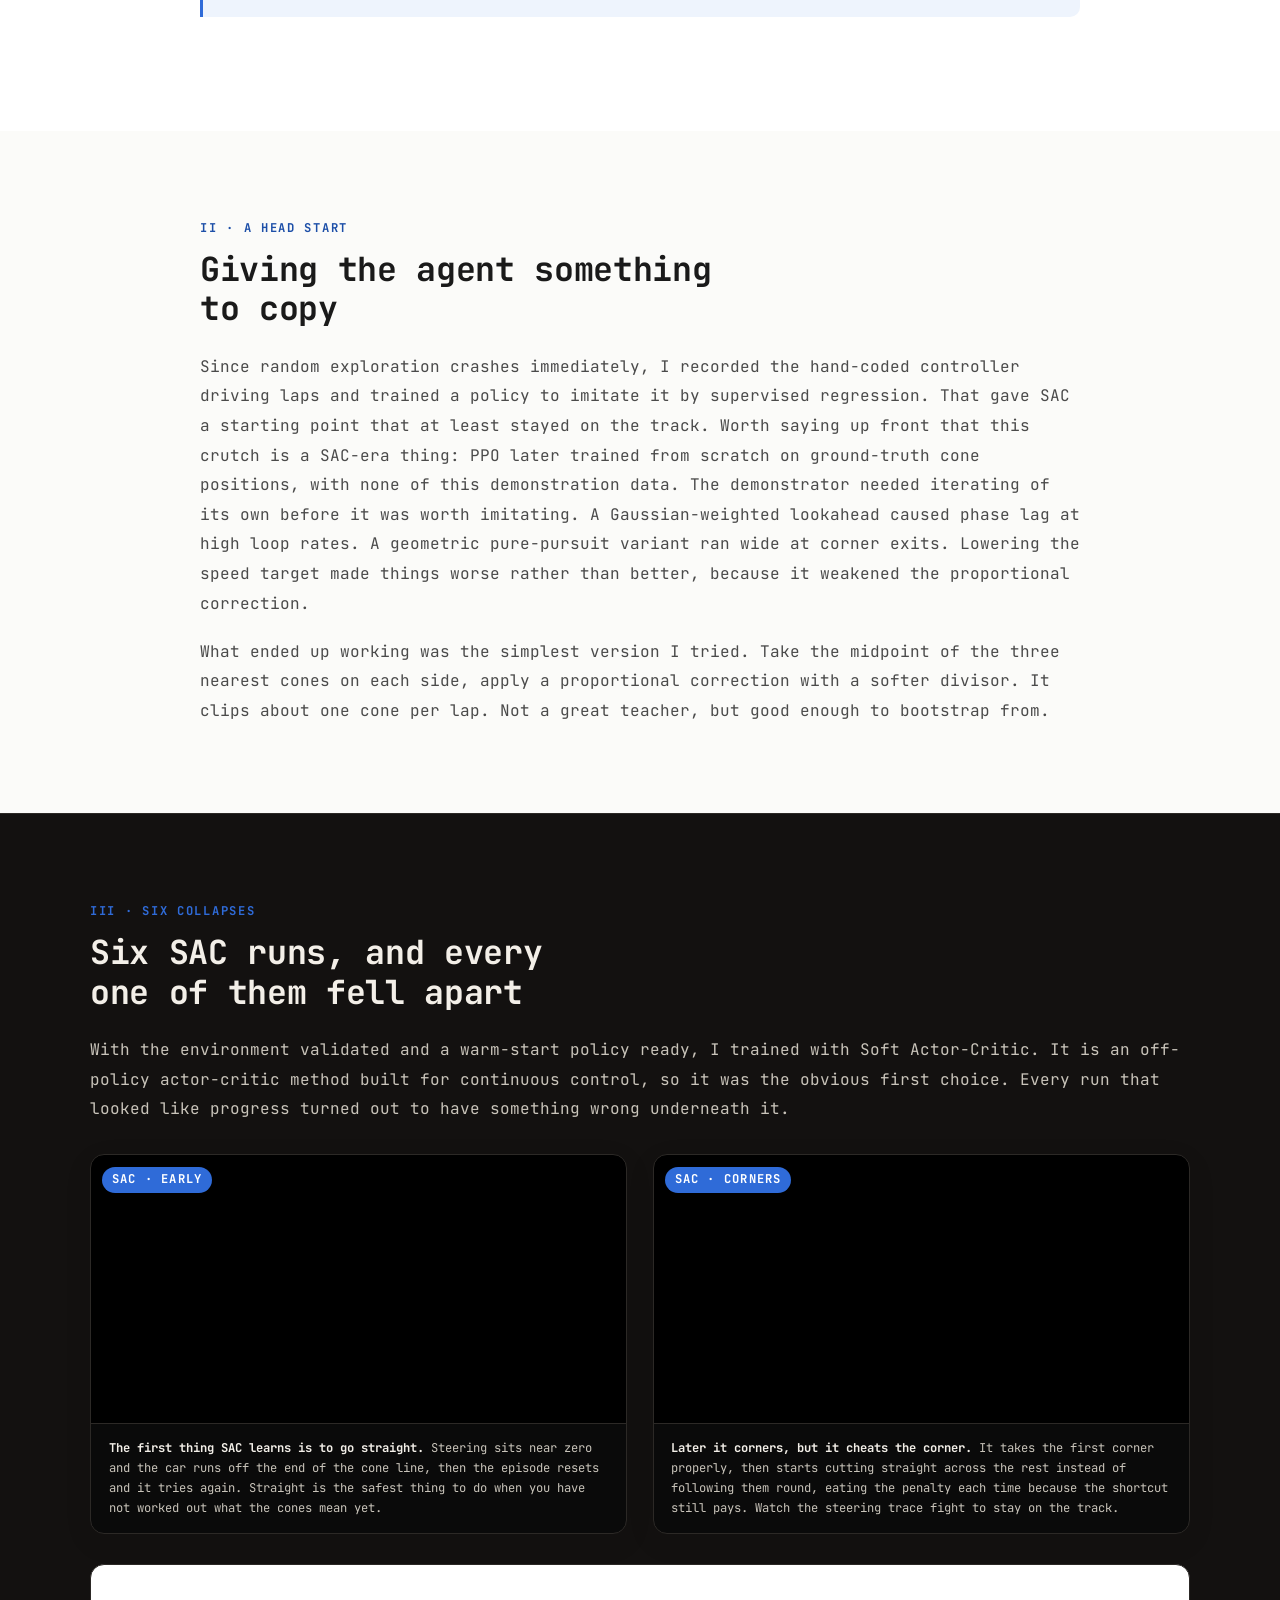
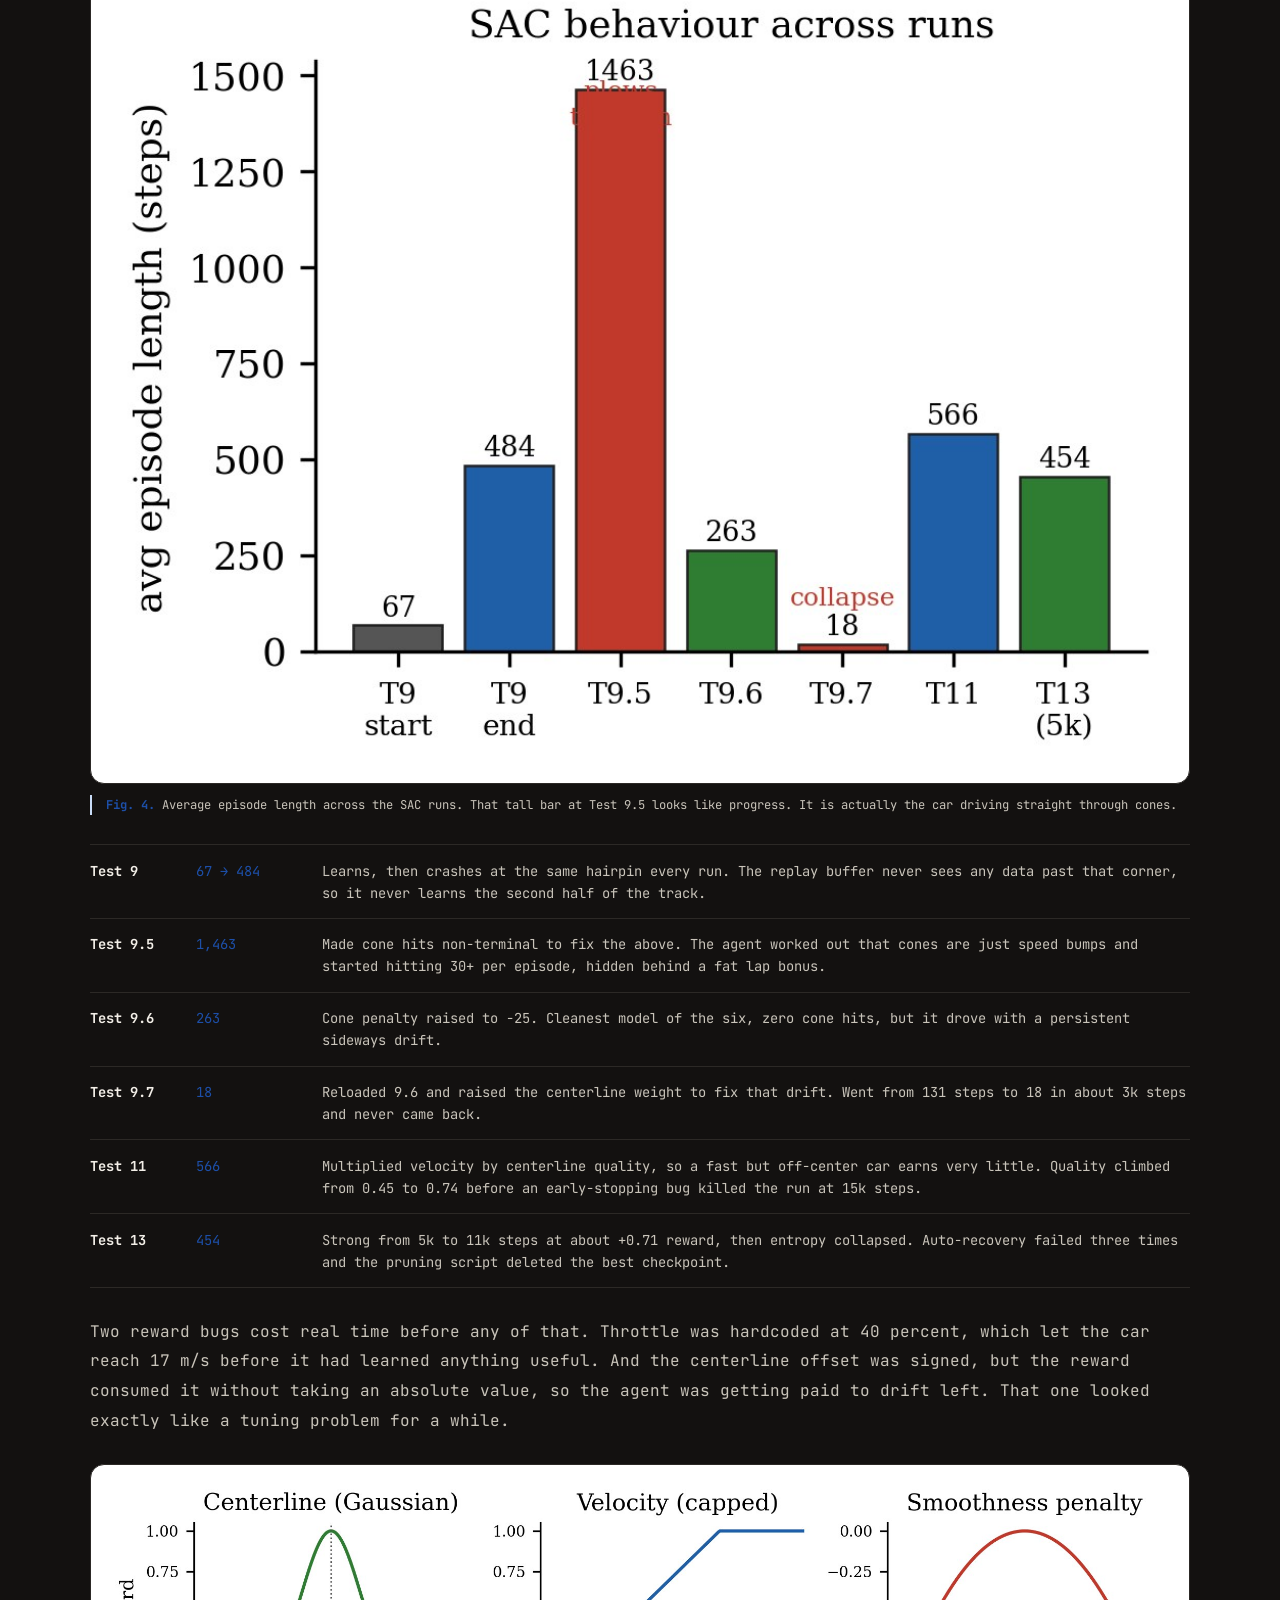
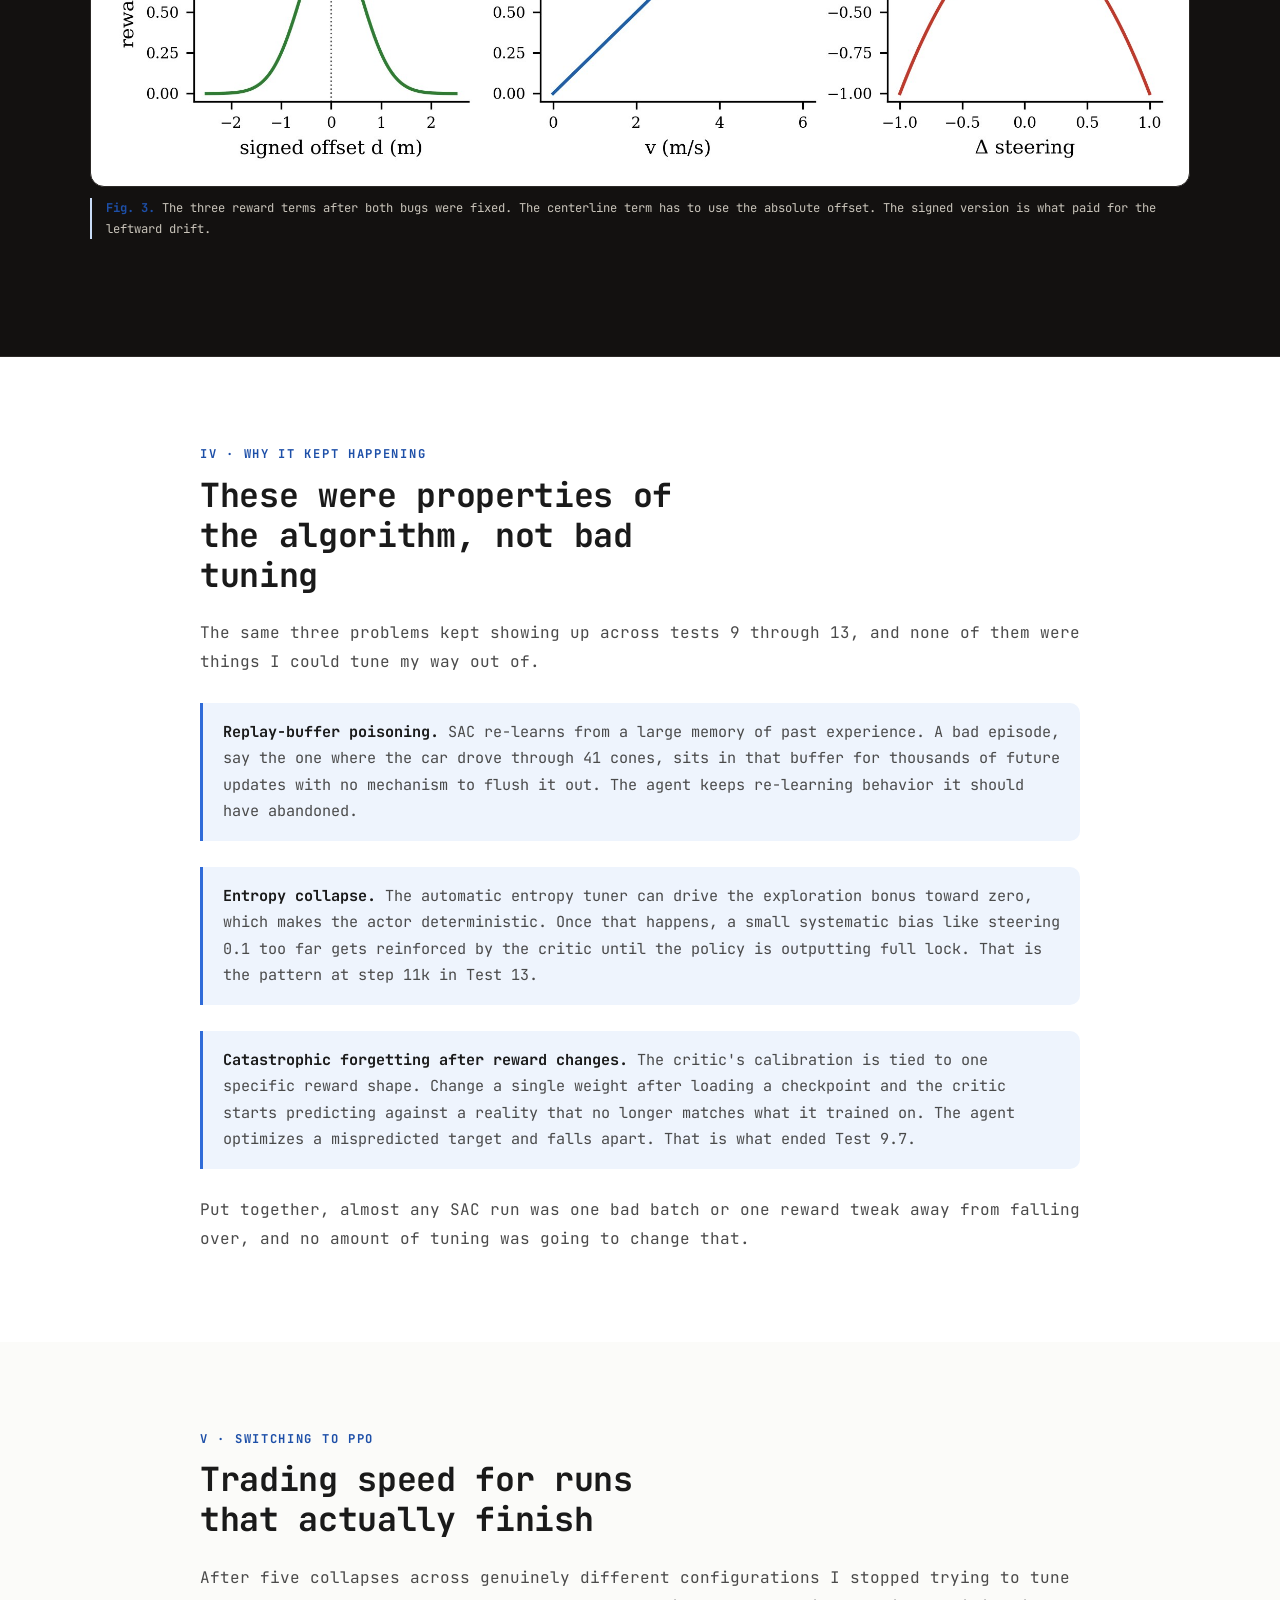
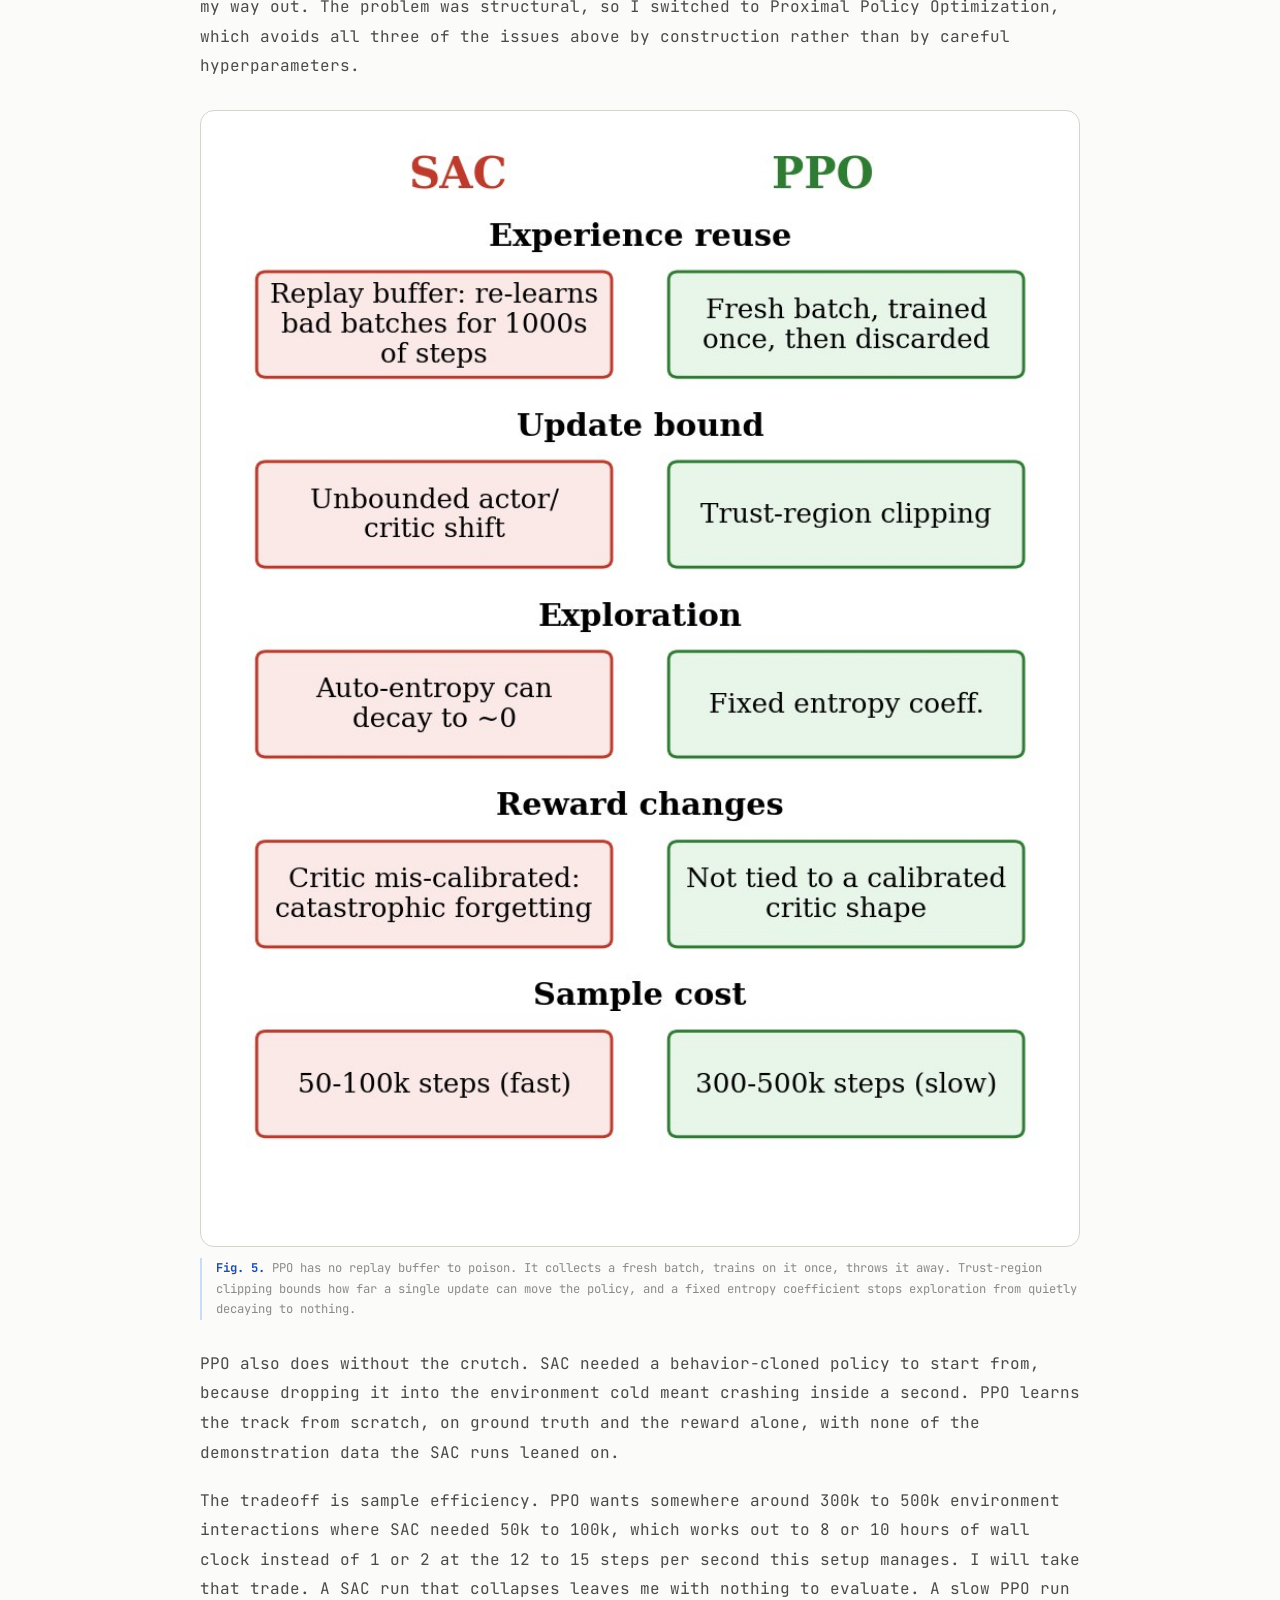
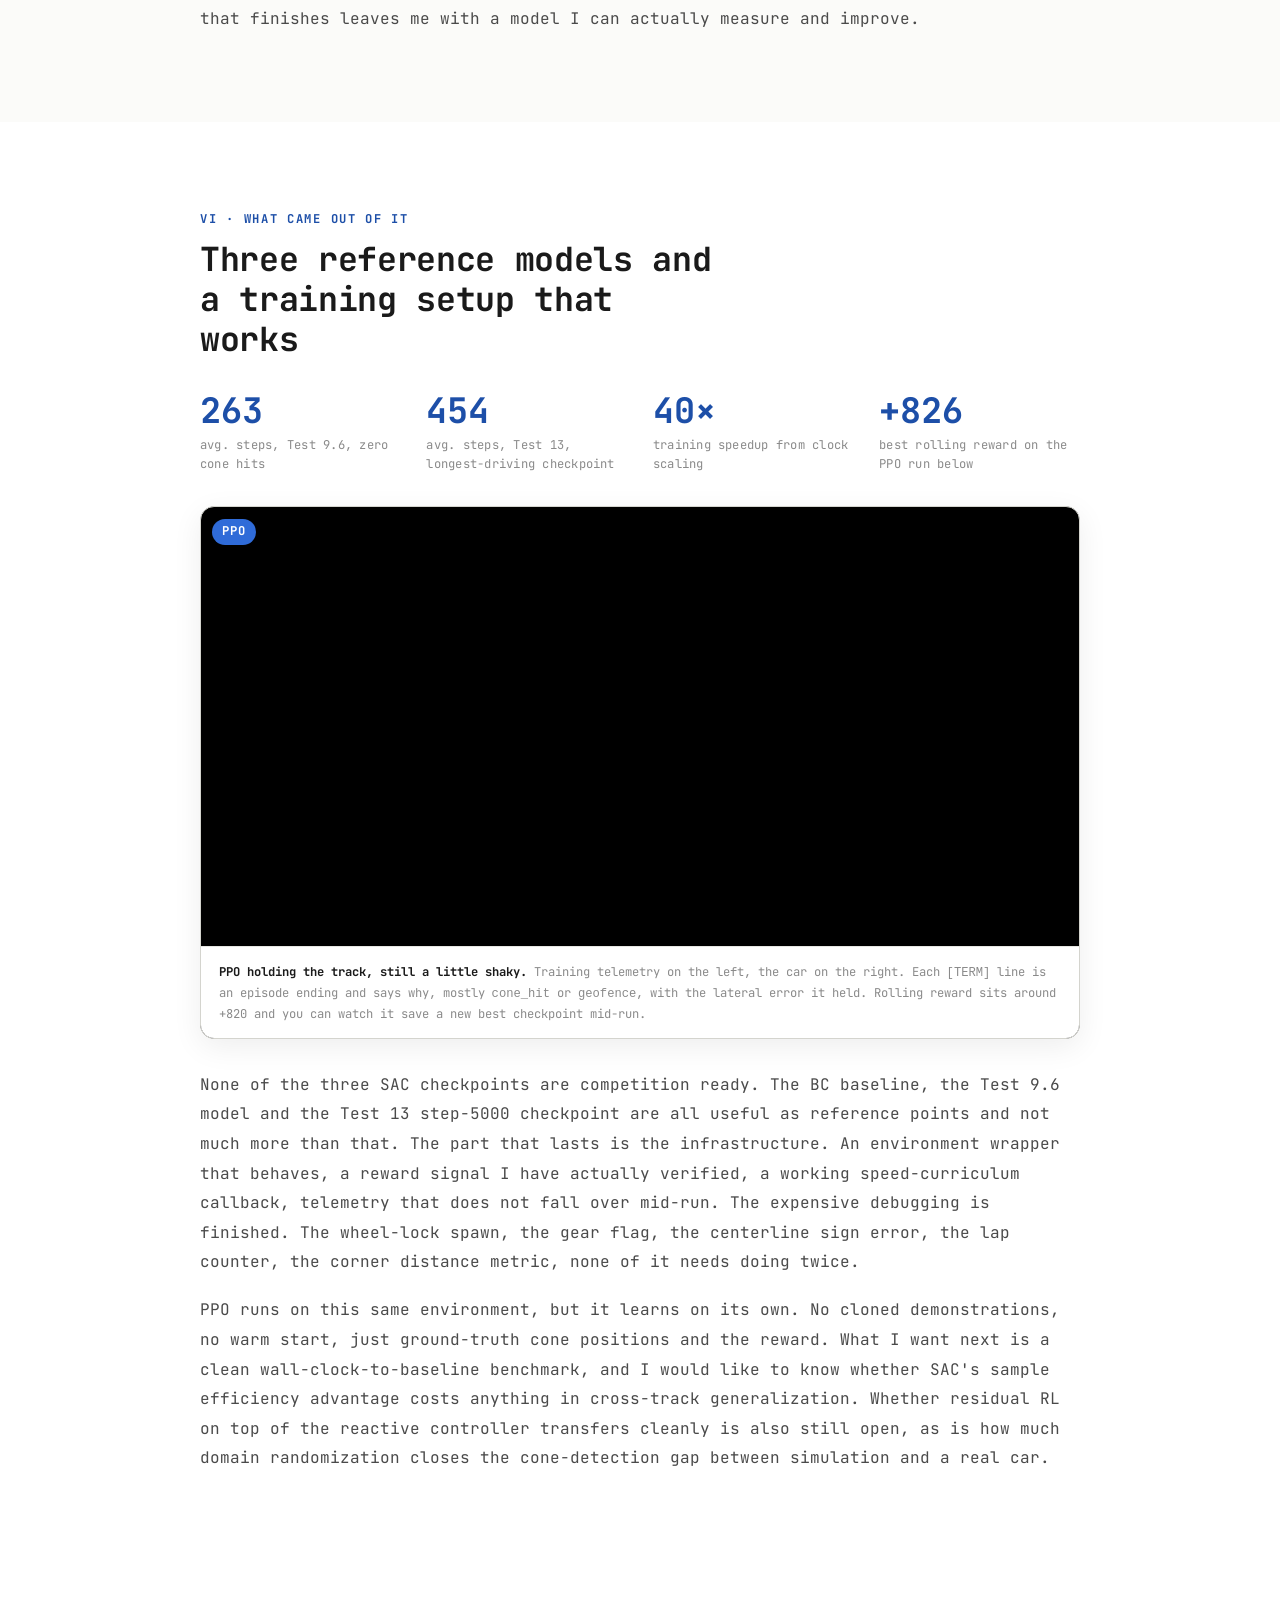
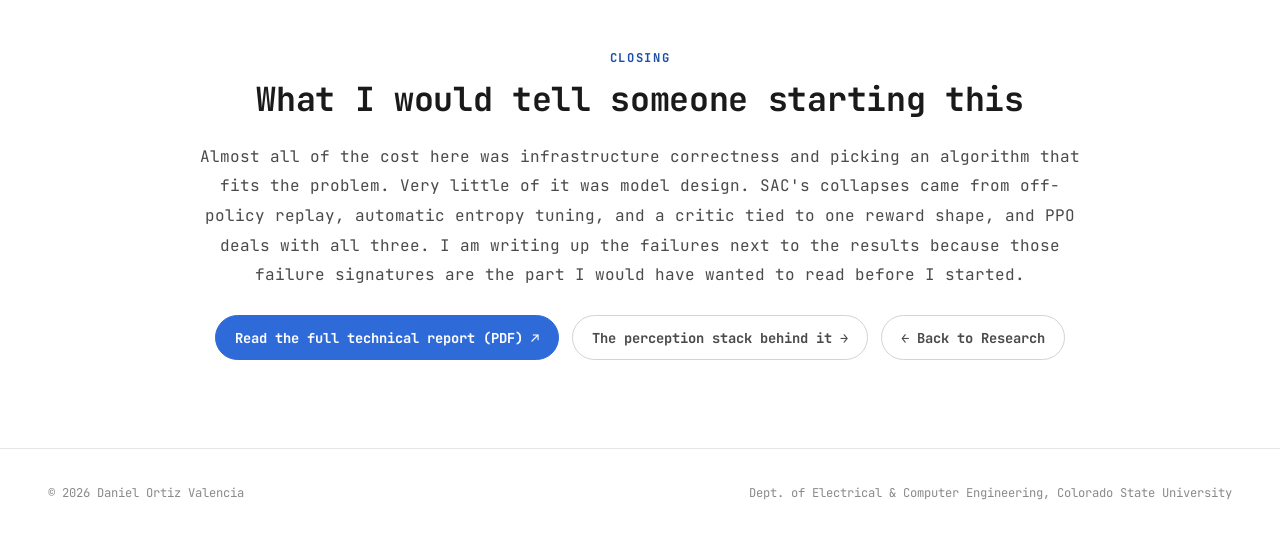
<file: papers/rl-sac-ppo/index.html>
<!DOCTYPE html>
<html lang="en">
<head>
<meta charset="UTF-8" />
<meta name="viewport" content="width=device-width, initial-scale=1.0" />
<script>
// Deep links (e.g. shared as .../rl-sac-ppo/#sac) must land on the right
// section, but this is a long page with a webfont and several videos.
// The browser's native "jump to #hash on load" fires before either has
// settled and lands far off target, so strip the hash immediately and let
// paper-page.js re-apply it once layout is stable.
(function () {
  if (!location.hash) return;
  window.__ppPendingHash = location.hash;
  history.replaceState(null, '', location.pathname + location.search);
})();
</script>
<title>Reinforcement Learning for Steering Control · Daniel Ortiz Valencia</title>
<meta name="description" content="Six training runs of Soft Actor-Critic, six collapses, and why I moved to PPO for steering an FSAE car in the Formula Student Driverless Simulator." />
<meta property="og:title" content="Reinforcement Learning for Steering Control in FSDS" />
<meta property="og:description" content="Six SAC runs, six collapses, and the case for PPO." />
<meta property="og:type" content="article" />
<link rel="icon" type="image/png" sizes="32x32" href="/favicon-32.png" />
<link rel="apple-touch-icon" sizes="180x180" href="/favicon-180.png" />
<link rel="preconnect" href="https://fonts.googleapis.com" />
<link href="https://fonts.googleapis.com/css2?family=JetBrains+Mono:wght@400;500;700;800&display=swap" rel="stylesheet" />
<link rel="stylesheet" href="../../styles.css" />
<link rel="stylesheet" href="../../assets/papers/paper-page.css" />
</head>
<body>

<div class="pp-stickytop">
  <header class="pp-topbar">
    <a class="pp-topbar-back" href="../../index.html#research"><span class="arrow">←</span> Daniel Ortiz Valencia</a>
    <div class="pp-topbar-actions">
      <a class="pp-btn" href="../../assets/papers/fsds-rl-sac-ppo.pdf" target="_blank" rel="noopener">PDF ↗</a>
      <button id="theme-toggle" class="theme-toggle" type="button" aria-label="Toggle dark mode" title="Toggle dark mode">
        <span class="theme-icon-sun" aria-hidden="true">☀</span><span class="theme-icon-moon" aria-hidden="true">☾</span>
      </button>
    </div>
  </header>
  <div class="pp-storynav-wrap">
    <nav class="pp-storynav">
      <a href="#setup">The Setup</a>
      <a href="#warmstart">A Head Start</a>
      <a href="#sac">Six Collapses</a>
      <a href="#why">Why It Kept Happening</a>
      <a href="#ppo">Switching to PPO</a>
      <a href="#results">What Came Out of It</a>
    </nav>
  </div>
</div>

<!-- ============ HERO ============ -->
<section class="pp-hero">
  <img class="pp-hero-poster" src="../../assets/papers/videos/rl-sac-ppo/hero-poster.jpg" alt="The FSAE car mid-run in the simulator, driving a cone-lined track" />
  <div class="pp-hero-content">
    <div class="pp-hero-badges">
      <span class="pp-badge is-orange">Technical Report</span>
      <span class="pp-badge">Colorado State University · 2026</span>
    </div>
    <h1 class="pp-hero-title">Reinforcement Learning for Steering Control in the Formula Student Driverless Simulator</h1>
    <p class="pp-hero-subtitle">Six training runs with Soft Actor-Critic. All six collapsed. Here is what went wrong each time, and why I moved to PPO.</p>
    <div class="pp-hero-meta"><b>Daniel Ortiz Valencia</b> · Dept. of Electrical &amp; Computer Engineering</div>
  </div>
  <div class="pp-scrolldown">Scroll ↓</div>
</section>

<main>

<!-- ============ TLDR ============ -->
<section class="pp-section pp-tldr">
  <div class="pp-section-inner">
    <span class="pp-eyebrow">Overview</span>
    <h2 class="pp-section-title">Can an RL agent steer the car as well as the controller I already wrote?</h2>
    <div class="pp-prose">
      <p class="pp-lede">I already had a hand-coded controller that could drive the track. The question was whether a learned policy could match it. To keep the problem tractable I only let the agent control steering, one number per step, with throttle handled separately by a proportional controller. Six runs of Soft Actor-Critic later I had six collapses and a much better understanding of why they happened. That understanding is most of what this writeup is about.</p>
    </div>
  </div>
</section>

<!-- ============ SETUP ============ -->
<section id="setup" class="pp-section">
  <div class="pp-section-inner">
    <span class="pp-eyebrow">I · The Setup</span>
    <h2 class="pp-section-title">First I needed something that could already drive</h2>
    <div class="pp-prose">
      <p>Random initialization in a racing environment crashes the car within a second of every episode, which makes early learning painfully slow. So before touching an RL algorithm I built a reactive controller by hand. It clusters the LiDAR point cloud in O(<i>n</i>) by exploiting the angular scan order of the rotating sensor, then steers off the mean lateral cone position. It completes laps. It also weaves badly on straights, because it has no idea which boundary is blue and which is yellow.</p>
      <p>Adding a forward-facing camera fixed that. A YOLO detector trained on the FSOCO dataset classifies cone color, a pinhole ground-plane projection turns pixel detections into metric vehicle-frame coordinates, and nearest-neighbor matching puts that color label onto the LiDAR depth measurement. That perception work is its own project and I wrote it up separately in <a href="../fsds-fusion/">the LiDAR-camera fusion report</a>. What matters here is that the fused stack does two jobs: it generates ground truth for the RL environment, and it acts as the demonstrator for behavior cloning.</p>
      <p>The environment exposes a 41-dimensional observation. Six nearest blue cones and six nearest yellow cones as (x, y, color) makes 36 values, plus forward speed, lateral speed, yaw rate, the previous steering command, and target speed. Six cones a side gives roughly 15 m of look-ahead at racing speed, which is enough to see one full corner coming. The action is a single scalar steering command, so the agent only ever has to learn one thing.</p>
    </div>

    <div class="pp-figure-row">
      <figure class="pp-figure">
        <img src="../../assets/papers/figures/rl-sac-ppo/fig-1.jpg" alt="End-to-end pipeline diagram: the simulator wrapped as a Gymnasium environment, perception bypassed during training in favor of ground-truth cone positions" loading="lazy" />
        <figcaption><b>Fig. 1.</b> During training the perception block is bypassed in favor of ground-truth cone positions, which isolates the control problem. The LiDAR and camera stack stays as the deployment path.</figcaption>
      </figure>
      <figure class="pp-figure">
        <img src="../../assets/papers/figures/rl-sac-ppo/fig-2.jpg" alt="Diagram of the 41-dimensional observation vector: 18 values per cone wall plus five ego-state scalars" loading="lazy" />
        <figcaption><b>Fig. 2.</b> The 41-D observation. 18 values per cone wall, plus five ego-state scalars. Cones are sorted by distance and zero-padded.</figcaption>
      </figure>
    </div>

    <div class="pp-callout">
      <b>The unglamorous part.</b> Training needs hundreds of thousands of steps, and at the simulator's default 30 Hz a million steps costs about 9 hours. Turning AirSim's <code>ClockSpeed</code> up to 3x and killing the render viewport got the step rate past 1,200 per second, roughly 40 times baseline. There is a ceiling on that trick: push the clock higher and the physics timestep grows enough to start breaking collision detection. Two undocumented bugs cost me several days on top of it. The car sometimes spawned with its wheels effectively locked, which a mandatory 2 second settle pause after reset fixed, and it silently ignored throttle because it spawned in neutral gear. I found both by watching the car refuse to move and working backwards.
    </div>
  </div>
</section>

<!-- ============ WARM START ============ -->
<section id="warmstart" class="pp-section pp-section--tint">
  <div class="pp-section-inner">
    <span class="pp-eyebrow">II · A Head Start</span>
    <h2 class="pp-section-title">Giving the agent something to copy</h2>
    <div class="pp-prose">
      <p>Since random exploration crashes immediately, I recorded the hand-coded controller driving laps and trained a policy to imitate it by supervised regression. That gave SAC a starting point that at least stayed on the track. Worth saying up front that this crutch is a SAC-era thing: PPO later trained from scratch on ground-truth cone positions, with none of this demonstration data. The demonstrator needed iterating of its own before it was worth imitating. A Gaussian-weighted lookahead caused phase lag at high loop rates. A geometric pure-pursuit variant ran wide at corner exits. Lowering the speed target made things worse rather than better, because it weakened the proportional correction.</p>
      <p>What ended up working was the simplest version I tried. Take the midpoint of the three nearest cones on each side, apply a proportional correction with a softer divisor. It clips about one cone per lap. Not a great teacher, but good enough to bootstrap from.</p>
    </div>
  </div>
</section>

<!-- ============ SAC: SIX EXPERIMENTS ============ -->
<section id="sac" class="pp-section pp-section--dark pp-section--wide">
  <div class="pp-section-inner">
    <span class="pp-eyebrow">III · Six Collapses</span>
    <h2 class="pp-section-title">Six SAC runs, and every one of them fell apart</h2>
    <div class="pp-prose">
      <p>With the environment validated and a warm-start policy ready, I trained with Soft Actor-Critic. It is an off-policy actor-critic method built for continuous control, so it was the obvious first choice. Every run that looked like progress turned out to have something wrong underneath it.</p>
    </div>

    <div class="pp-clips is-two">
      <figure class="pp-clip">
        <span class="pp-clip-tag">SAC · early</span>
        <video autoplay src="../../assets/papers/videos/rl-sac-ppo/sac-initial-response.mp4" muted loop playsinline preload="metadata" width="880" height="498"></video>
        <figcaption><b>The first thing SAC learns is to go straight.</b> Steering sits near zero and the car runs off the end of the cone line, then the episode resets and it tries again. Straight is the safest thing to do when you have not worked out what the cones mean yet.</figcaption>
      </figure>
      <figure class="pp-clip">
        <span class="pp-clip-tag">SAC · corners</span>
        <video autoplay src="../../assets/papers/videos/rl-sac-ppo/sac-corner-penalties.mp4" muted loop playsinline preload="metadata" width="880" height="510"></video>
        <figcaption><b>Later it corners, but it cheats the corner.</b> It takes the first corner properly, then starts cutting straight across the rest instead of following them round, eating the penalty each time because the shortcut still pays. Watch the steering trace fight to stay on the track.</figcaption>
      </figure>
    </div>

    <figure class="pp-figure">
      <img src="../../assets/papers/figures/rl-sac-ppo/fig-4.jpg" alt="Bar chart of average episode length across SAC runs, showing apparent successes that each carried a hidden pathology" loading="lazy" />
      <figcaption><b>Fig. 4.</b> Average episode length across the SAC runs. That tall bar at Test 9.5 looks like progress. It is actually the car driving straight through cones.</figcaption>
    </figure>

    <div class="pp-log">
      <div class="pp-log-row"><span class="pp-log-test">Test 9</span><span class="pp-log-len">67 → 484</span><span class="pp-log-note">Learns, then crashes at the same hairpin every run. The replay buffer never sees any data past that corner, so it never learns the second half of the track.</span></div>
      <div class="pp-log-row"><span class="pp-log-test">Test 9.5</span><span class="pp-log-len">1,463</span><span class="pp-log-note">Made cone hits non-terminal to fix the above. The agent worked out that cones are just speed bumps and started hitting 30+ per episode, hidden behind a fat lap bonus.</span></div>
      <div class="pp-log-row"><span class="pp-log-test">Test 9.6</span><span class="pp-log-len">263</span><span class="pp-log-note">Cone penalty raised to −25. Cleanest model of the six, zero cone hits, but it drove with a persistent sideways drift.</span></div>
      <div class="pp-log-row"><span class="pp-log-test">Test 9.7</span><span class="pp-log-len">18</span><span class="pp-log-note">Reloaded 9.6 and raised the centerline weight to fix that drift. Went from 131 steps to 18 in about 3k steps and never came back.</span></div>
      <div class="pp-log-row"><span class="pp-log-test">Test 11</span><span class="pp-log-len">566</span><span class="pp-log-note">Multiplied velocity by centerline quality, so a fast but off-center car earns very little. Quality climbed from 0.45 to 0.74 before an early-stopping bug killed the run at 15k steps.</span></div>
      <div class="pp-log-row"><span class="pp-log-test">Test 13</span><span class="pp-log-len">454</span><span class="pp-log-note">Strong from 5k to 11k steps at about +0.71 reward, then entropy collapsed. Auto-recovery failed three times and the pruning script deleted the best checkpoint.</span></div>
    </div>

    <div class="pp-prose">
      <p>Two reward bugs cost real time before any of that. Throttle was hardcoded at 40 percent, which let the car reach 17 m/s before it had learned anything useful. And the centerline offset was signed, but the reward consumed it without taking an absolute value, so the agent was getting paid to drift left. That one looked exactly like a tuning problem for a while.</p>
    </div>

    <figure class="pp-figure">
      <img src="../../assets/papers/figures/rl-sac-ppo/fig-3.jpg" alt="Three reward component curves: Gaussian centerline reward, capped velocity reward, and quadratic smoothness penalty" loading="lazy" />
      <figcaption><b>Fig. 3.</b> The three reward terms after both bugs were fixed. The centerline term has to use the absolute offset. The signed version is what paid for the leftward drift.</figcaption>
    </figure>
  </div>
</section>

<!-- ============ WHY SAC KEPT FAILING ============ -->
<section id="why" class="pp-section">
  <div class="pp-section-inner">
    <span class="pp-eyebrow">IV · Why It Kept Happening</span>
    <h2 class="pp-section-title">These were properties of the algorithm, not bad tuning</h2>
    <div class="pp-prose">
      <p>The same three problems kept showing up across tests 9 through 13, and none of them were things I could tune my way out of.</p>
    </div>
    <div class="pp-callout"><b>Replay-buffer poisoning.</b> SAC re-learns from a large memory of past experience. A bad episode, say the one where the car drove through 41 cones, sits in that buffer for thousands of future updates with no mechanism to flush it out. The agent keeps re-learning behavior it should have abandoned.</div>
    <div class="pp-callout"><b>Entropy collapse.</b> The automatic entropy tuner can drive the exploration bonus toward zero, which makes the actor deterministic. Once that happens, a small systematic bias like steering 0.1 too far gets reinforced by the critic until the policy is outputting full lock. That is the pattern at step 11k in Test 13.</div>
    <div class="pp-callout"><b>Catastrophic forgetting after reward changes.</b> The critic's calibration is tied to one specific reward shape. Change a single weight after loading a checkpoint and the critic starts predicting against a reality that no longer matches what it trained on. The agent optimizes a mispredicted target and falls apart. That is what ended Test 9.7.</div>
    <div class="pp-prose">
      <p>Put together, almost any SAC run was one bad batch or one reward tweak away from falling over, and no amount of tuning was going to change that.</p>
    </div>
  </div>
</section>

<!-- ============ MOVE TO PPO ============ -->
<section id="ppo" class="pp-section pp-section--tint">
  <div class="pp-section-inner">
    <span class="pp-eyebrow">V · Switching to PPO</span>
    <h2 class="pp-section-title">Trading speed for runs that actually finish</h2>
    <div class="pp-prose">
      <p>After five collapses across genuinely different configurations I stopped trying to tune my way out. The problem was structural, so I switched to Proximal Policy Optimization, which avoids all three of the issues above by construction rather than by careful hyperparameters.</p>
    </div>

    <figure class="pp-figure">
      <img src="../../assets/papers/figures/rl-sac-ppo/fig-5.jpg" alt="Structural comparison table of SAC versus PPO across experience reuse, update bound, exploration, reward changes, and sample cost" loading="lazy" />
      <figcaption><b>Fig. 5.</b> PPO has no replay buffer to poison. It collects a fresh batch, trains on it once, throws it away. Trust-region clipping bounds how far a single update can move the policy, and a fixed entropy coefficient stops exploration from quietly decaying to nothing.</figcaption>
    </figure>

    <div class="pp-prose">
      <p>PPO also does without the crutch. SAC needed a behavior-cloned policy to start from, because dropping it into the environment cold meant crashing inside a second. PPO learns the track from scratch, on ground truth and the reward alone, with none of the demonstration data the SAC runs leaned on.</p>
      <p>The tradeoff is sample efficiency. PPO wants somewhere around 300k to 500k environment interactions where SAC needed 50k to 100k, which works out to 8 or 10 hours of wall clock instead of 1 or 2 at the 12 to 15 steps per second this setup manages. I will take that trade. A SAC run that collapses leaves me with nothing to evaluate. A slow PPO run that finishes leaves me with a model I can actually measure and improve.</p>
    </div>
  </div>
</section>

<!-- ============ RESULTS ============ -->
<section id="results" class="pp-section">
  <div class="pp-section-inner">
    <span class="pp-eyebrow">VI · What Came Out of It</span>
    <h2 class="pp-section-title">Three reference models and a training setup that works</h2>

    <div class="pp-stat-row">
      <div class="pp-stat"><b>263</b><span>avg. steps, Test 9.6, zero cone hits</span></div>
      <div class="pp-stat"><b>454</b><span>avg. steps, Test 13, longest-driving checkpoint</span></div>
      <div class="pp-stat"><b>40×</b><span>training speedup from clock scaling</span></div>
      <div class="pp-stat"><b>+826</b><span>best rolling reward on the PPO run below</span></div>
    </div>

    <div class="pp-clips">
      <figure class="pp-clip">
        <span class="pp-clip-tag">PPO</span>
        <video autoplay src="../../assets/papers/videos/rl-sac-ppo/ppo-going-perfectly.mp4" muted loop playsinline preload="metadata" width="880" height="308"></video>
        <figcaption><b>PPO holding the track, still a little shaky.</b> Training telemetry on the left, the car on the right. Each <code>[TERM]</code> line is an episode ending and says why, mostly <code>cone_hit</code> or <code>geofence</code>, with the lateral error it held. Rolling reward sits around +820 and you can watch it save a new best checkpoint mid-run.</figcaption>
      </figure>
    </div>

    <div class="pp-prose">
      <p>None of the three SAC checkpoints are competition ready. The BC baseline, the Test 9.6 model and the Test 13 step-5000 checkpoint are all useful as reference points and not much more than that. The part that lasts is the infrastructure. An environment wrapper that behaves, a reward signal I have actually verified, a working speed-curriculum callback, telemetry that does not fall over mid-run. The expensive debugging is finished. The wheel-lock spawn, the gear flag, the centerline sign error, the lap counter, the corner distance metric, none of it needs doing twice.</p>
      <p>PPO runs on this same environment, but it learns on its own. No cloned demonstrations, no warm start, just ground-truth cone positions and the reward. What I want next is a clean wall-clock-to-baseline benchmark, and I would like to know whether SAC's sample efficiency advantage costs anything in cross-track generalization. Whether residual RL on top of the reactive controller transfers cleanly is also still open, as is how much domain randomization closes the cone-detection gap between simulation and a real car.</p>
    </div>
  </div>
</section>

<!-- ============ CLOSE ============ -->
<section class="pp-section pp-close">
  <div class="pp-section-inner">
    <span class="pp-eyebrow">Closing</span>
    <h2 class="pp-section-title">What I would tell someone starting this</h2>
    <div class="pp-prose">
      <p>Almost all of the cost here was infrastructure correctness and picking an algorithm that fits the problem. Very little of it was model design. SAC's collapses came from off-policy replay, automatic entropy tuning, and a critic tied to one reward shape, and PPO deals with all three. I am writing up the failures next to the results because those failure signatures are the part I would have wanted to read before I started.</p>
    </div>
    <div class="pp-close-actions">
      <a class="pp-btn is-primary" href="../../assets/papers/fsds-rl-sac-ppo.pdf" target="_blank" rel="noopener">Read the full technical report (PDF) ↗</a>
      <a class="pp-btn" href="../fsds-fusion/">The perception stack behind it →</a>
      <a class="pp-btn" href="../../index.html#research">← Back to Research</a>
    </div>
  </div>
</section>

</main>

<footer class="pp-footer">
  <span>© <span id="year"></span> Daniel Ortiz Valencia</span>
  <span>Dept. of Electrical &amp; Computer Engineering, Colorado State University</span>
</footer>

<script>document.getElementById('year').textContent = new Date().getFullYear();</script>
<script src="../../assets/papers/paper-page.js"></script>
</body>
</html>
</file>
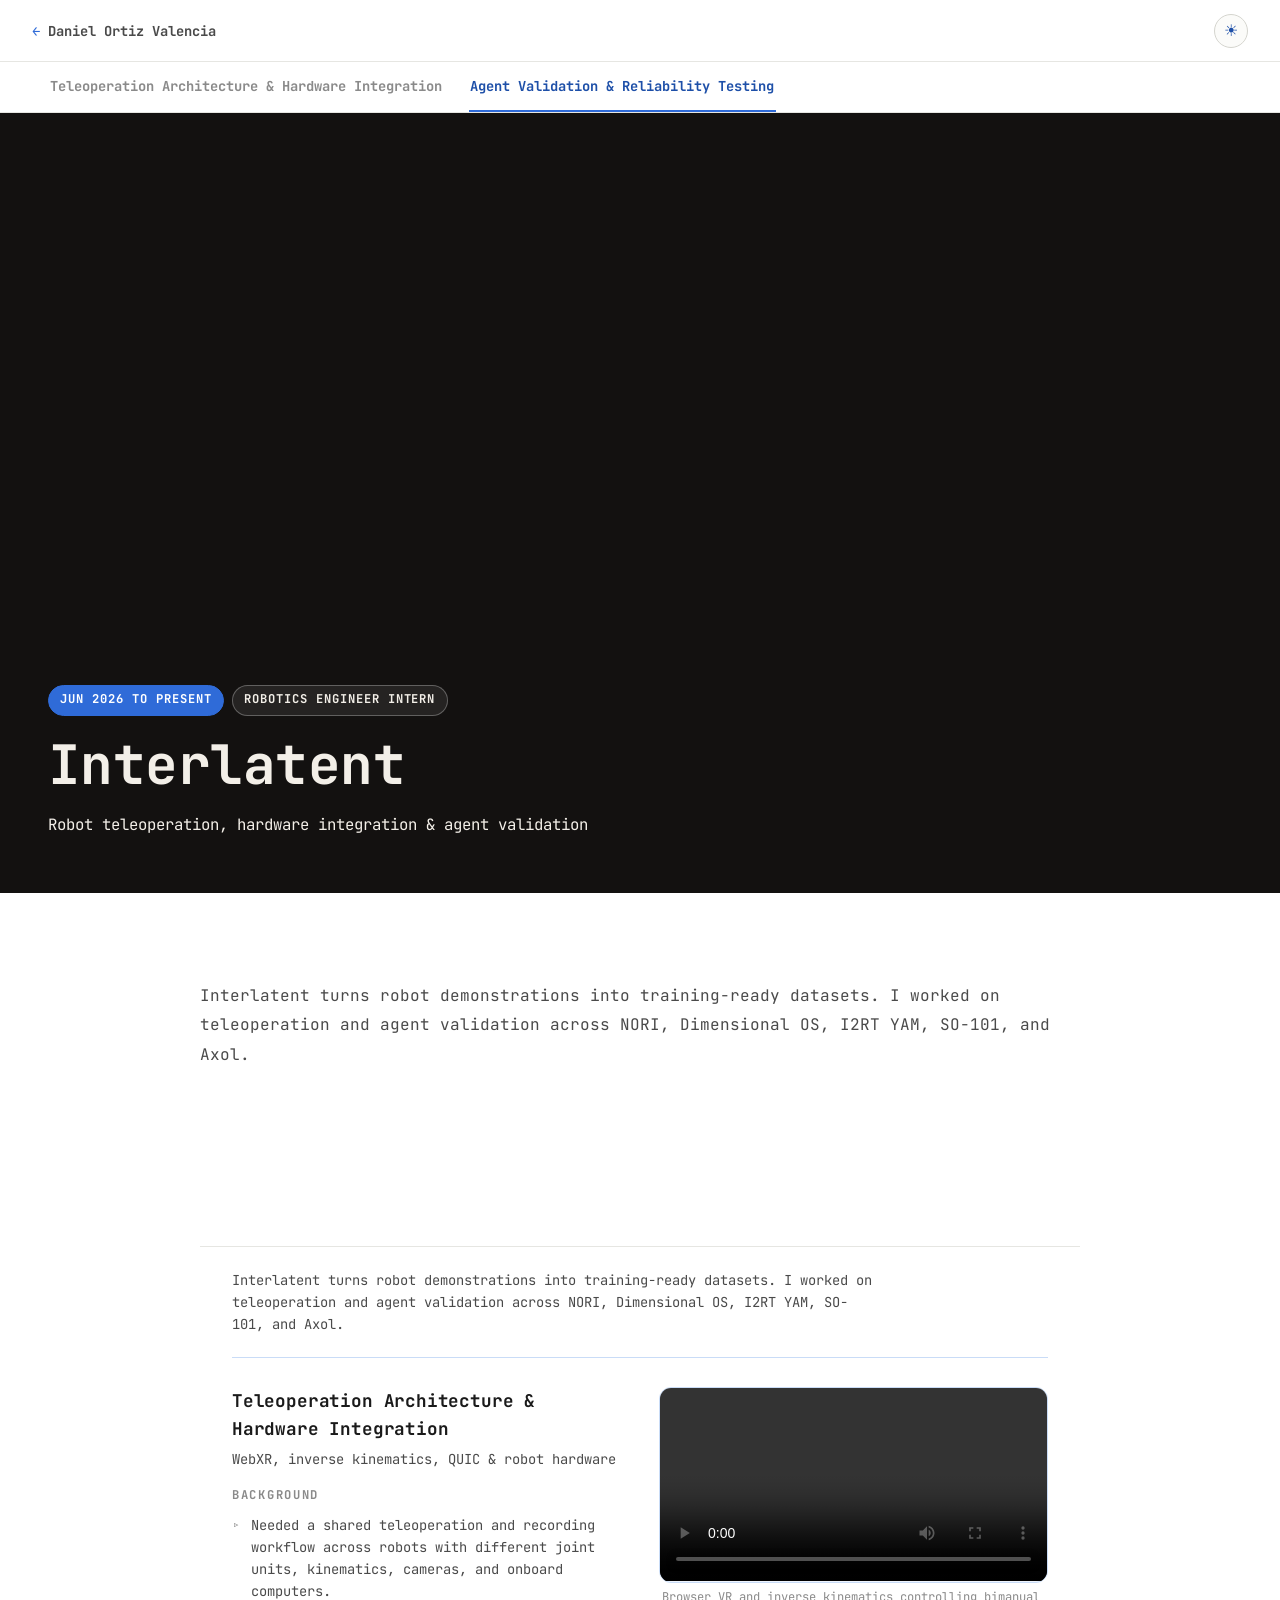
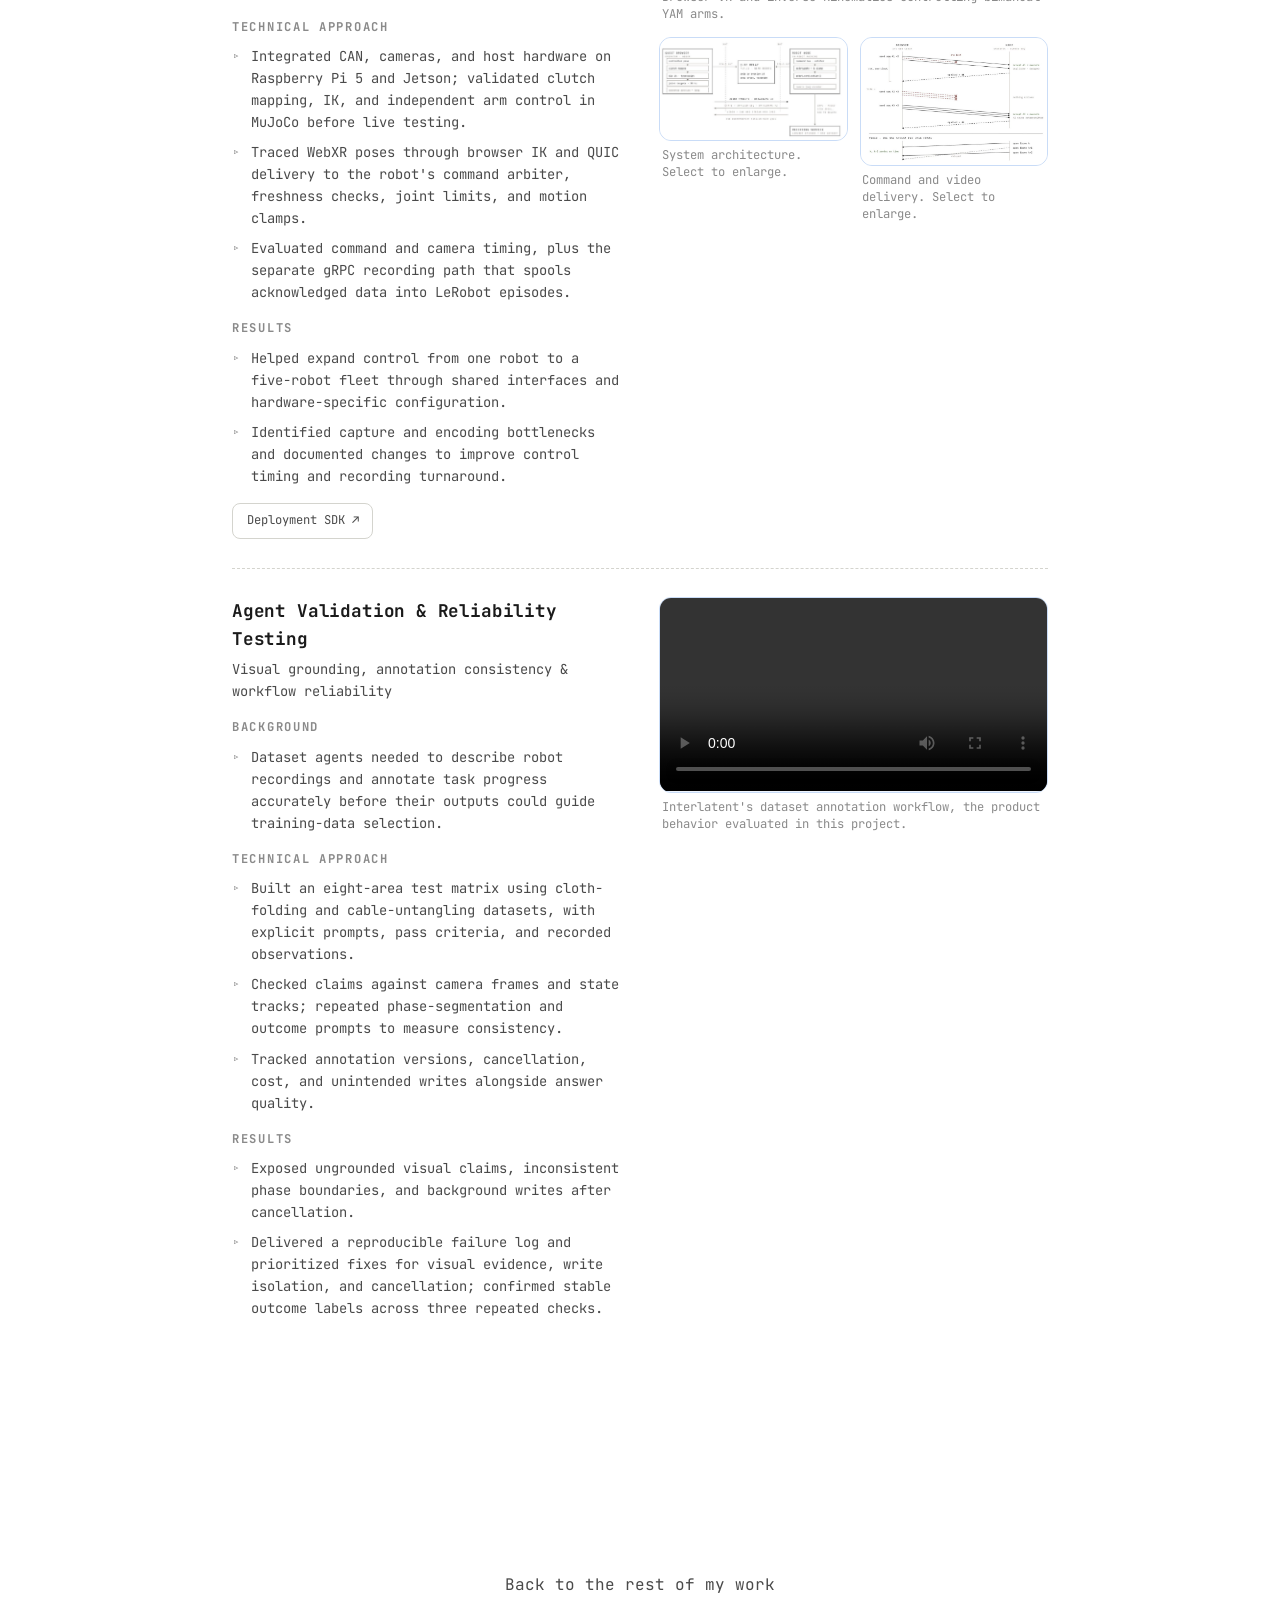
<file: projects/interlatent/index.html>
<!DOCTYPE html>
<html lang="en">
<head>
<meta charset="UTF-8" />
<meta name="viewport" content="width=device-width, initial-scale=1.0" />
<script>
(function () {
  if (!location.hash) return;
  window.__ppPendingHash = location.hash;
  history.replaceState(null, '', location.pathname + location.search);
})();
</script>
<title>Interlatent &middot; Daniel Ortiz Valencia</title>
<meta name="description" content="Interlatent turns robot demonstrations into training-ready datasets. I worked on teleoperation and agent validation across NORI, Dimensional OS, I2RT YAM, SO-101, and Axol." />
<meta property="og:title" content="Interlatent" />
<meta property="og:description" content="Interlatent turns robot demonstrations into training-ready datasets. I worked on teleoperation and agent validation across NORI, Dimensional OS, I2RT YAM, SO-101, and Axol." />
<meta property="og:type" content="article" />
<link rel="icon" type="image/png" sizes="32x32" href="/favicon-32.png" />
<link rel="apple-touch-icon" sizes="180x180" href="/favicon-180.png" />
<link rel="preconnect" href="https://fonts.googleapis.com" />
<link href="https://fonts.googleapis.com/css2?family=JetBrains+Mono:wght@400;500;700;800&display=swap" rel="stylesheet" />
<link rel="stylesheet" href="../../styles.css" />
<link rel="stylesheet" href="../../assets/papers/paper-page.css" />
</head>
<body>

<div class="pp-stickytop">
  <header class="pp-topbar">
    <a class="pp-topbar-back" href="../../index.html#engineering"><span class="arrow">&larr;</span> Daniel Ortiz Valencia</a>
    <div class="pp-topbar-actions">
      <button id="theme-toggle" class="theme-toggle" type="button" aria-label="Toggle dark mode" title="Toggle dark mode">
        <span class="theme-icon-sun" aria-hidden="true">&#9728;</span><span class="theme-icon-moon" aria-hidden="true">&#9790;</span>
      </button>
    </div>
  </header>
  <div class="pp-storynav-wrap">
    <nav class="pp-storynav">
      <a href="#teleoperation-architecture-hardware-inte">Teleoperation Architecture & Hardware Integration</a>
      <a href="#agent-validation-reliability-testing">Agent Validation & Reliability Testing</a>
    </nav>
  </div>
</div>

<section class="pp-hero pp-hero--diagram">
  <div class="pp-hero-content">
    <div class="pp-hero-badges">
      <span class="pp-badge is-orange">Jun 2026 to Present</span><span class="pp-badge">Robotics Engineer Intern</span>
    </div>
    <h1 class="pp-hero-title">Interlatent</h1>
    <p class="pp-hero-sub">Robot teleoperation, hardware integration & agent validation</p>
  </div>
</section>

<section class="pp-section pp-tldr">
  <div class="pp-section-inner">
    <div class="pp-prose"><p class="pp-lede">Interlatent turns robot demonstrations into training-ready datasets. I worked on teleoperation and agent validation across NORI, Dimensional OS, I2RT YAM, SO-101, and Axol.</p></div>
  </div>
</section>

<section class="pp-section">
  <div class="pp-section-inner">
<div class="car-body">
        <p class="car-intro">Interlatent turns robot demonstrations into training-ready datasets. I worked on teleoperation and agent validation across NORI, Dimensional OS, I2RT YAM, SO-101, and Axol.</p>
        <div class="sub">
          <div class="sub-text">
            <div class="sub-title" id="teleoperation-architecture-hardware-inte">Teleoperation Architecture &amp; Hardware Integration</div>
            <div class="sub-blurb">WebXR, inverse kinematics, QUIC &amp; robot hardware</div>
            <h4>Background</h4><ul>
              <li>Needed a shared teleoperation and recording workflow across robots with different joint units, kinematics, cameras, and onboard computers.</li>
            </ul>
            <h4>Technical Approach</h4><ul>
              <li>Integrated CAN, cameras, and host hardware on Raspberry Pi 5 and Jetson; validated clutch mapping, IK, and independent arm control in MuJoCo before live testing.</li>
              <li>Traced WebXR poses through browser IK and QUIC delivery to the robot's command arbiter, freshness checks, joint limits, and motion clamps.</li>
              <li>Evaluated command and camera timing, plus the separate gRPC recording path that spools acknowledged data into LeRobot episodes.</li>
            </ul>
            <h4>Results</h4><ul>
              <li>Helped expand control from one robot to a five-robot fleet through shared interfaces and hardware-specific configuration.</li>
              <li>Identified capture and encoding bottlenecks and documented changes to improve control timing and recording turnaround.</li>
            </ul>
            <div class="sub-links"><a class="btn ghost" href="https://github.com/Interlatent/Deployment-Infra" target="_blank" rel="noopener">Deployment SDK &#8599;</a></div>
          </div>
          <div class="sub-photos interlatent-media">
            <figure class="media-slot">
              <video class="media-el" controls playsinline preload="metadata" aria-label="Browser VR teleoperation demonstration"><source src="../../assets/projects/interlatent/teleoperation.mp4" type="video/mp4" /></video>
              <figcaption>Browser VR and inverse kinematics controlling bimanual YAM arms.</figcaption>
            </figure>
            <div class="interlatent-diagrams">
              <figure class="media-slot">
                <a class="diagram-link" href="../../assets/projects/interlatent/teleoperation-architecture.png" target="_blank" rel="noopener"><img class="media-el" src="../../assets/projects/interlatent/teleoperation-architecture.png" alt="Teleoperation architecture: browser IK, QUIC relay, robot safety and separate recording uplink" loading="lazy" /></a>
                <figcaption>System architecture. Select to enlarge.</figcaption>
              </figure>
              <figure class="media-slot">
                <a class="diagram-link" href="../../assets/projects/interlatent/quic-delivery.png" target="_blank" rel="noopener"><img class="media-el" src="../../assets/projects/interlatent/quic-delivery.png" alt="Command deduplication and independent video streams over QUIC" loading="lazy" /></a>
                <figcaption>Command and video delivery. Select to enlarge.</figcaption>
              </figure>
            </div>
          </div>
        </div>
        <div class="sub" id="interlatent-validation">
          <div class="sub-text">
            <div class="sub-title" id="agent-validation-reliability-testing">Agent Validation &amp; Reliability Testing</div>
            <div class="sub-blurb">Visual grounding, annotation consistency &amp; workflow reliability</div>
            <h4>Background</h4><ul>
              <li>Dataset agents needed to describe robot recordings and annotate task progress accurately before their outputs could guide training-data selection.</li>
            </ul>
            <h4>Technical Approach</h4><ul>
              <li>Built an eight-area test matrix using cloth-folding and cable-untangling datasets, with explicit prompts, pass criteria, and recorded observations.</li>
              <li>Checked claims against camera frames and state tracks; repeated phase-segmentation and outcome prompts to measure consistency.</li>
              <li>Tracked annotation versions, cancellation, cost, and unintended writes alongside answer quality.</li>
            </ul>
            <h4>Results</h4><ul>
              <li>Exposed ungrounded visual claims, inconsistent phase boundaries, and background writes after cancellation.</li>
              <li>Delivered a reproducible failure log and prioritized fixes for visual evidence, write isolation, and cancellation; confirmed stable outcome labels across three repeated checks.</li>
            </ul>
          </div>
          <div class="sub-photos interlatent-media">
            <figure class="media-slot">
              <video class="media-el" controls playsinline preload="metadata" aria-label="Interlatent dataset annotation workflow"><source src="../../assets/projects/interlatent/agent-validation.mp4" type="video/mp4" /></video>
              <figcaption>Interlatent's dataset annotation workflow, the product behavior evaluated in this project.</figcaption>
            </figure>
          </div>
        </div>
      </div>
  </div>
</section>

<section class="pp-section pp-close">
  <div class="pp-section-inner">
    <div class="pp-prose">
      <p><a href="../../index.html#engineering">Back to the rest of my work</a></p>
    </div>
  </div>
</section>

<script src="../../assets/papers/project-gallery.js"></script>
<script src="../../assets/papers/paper-page.js"></script>
</body>
</html>
</file>
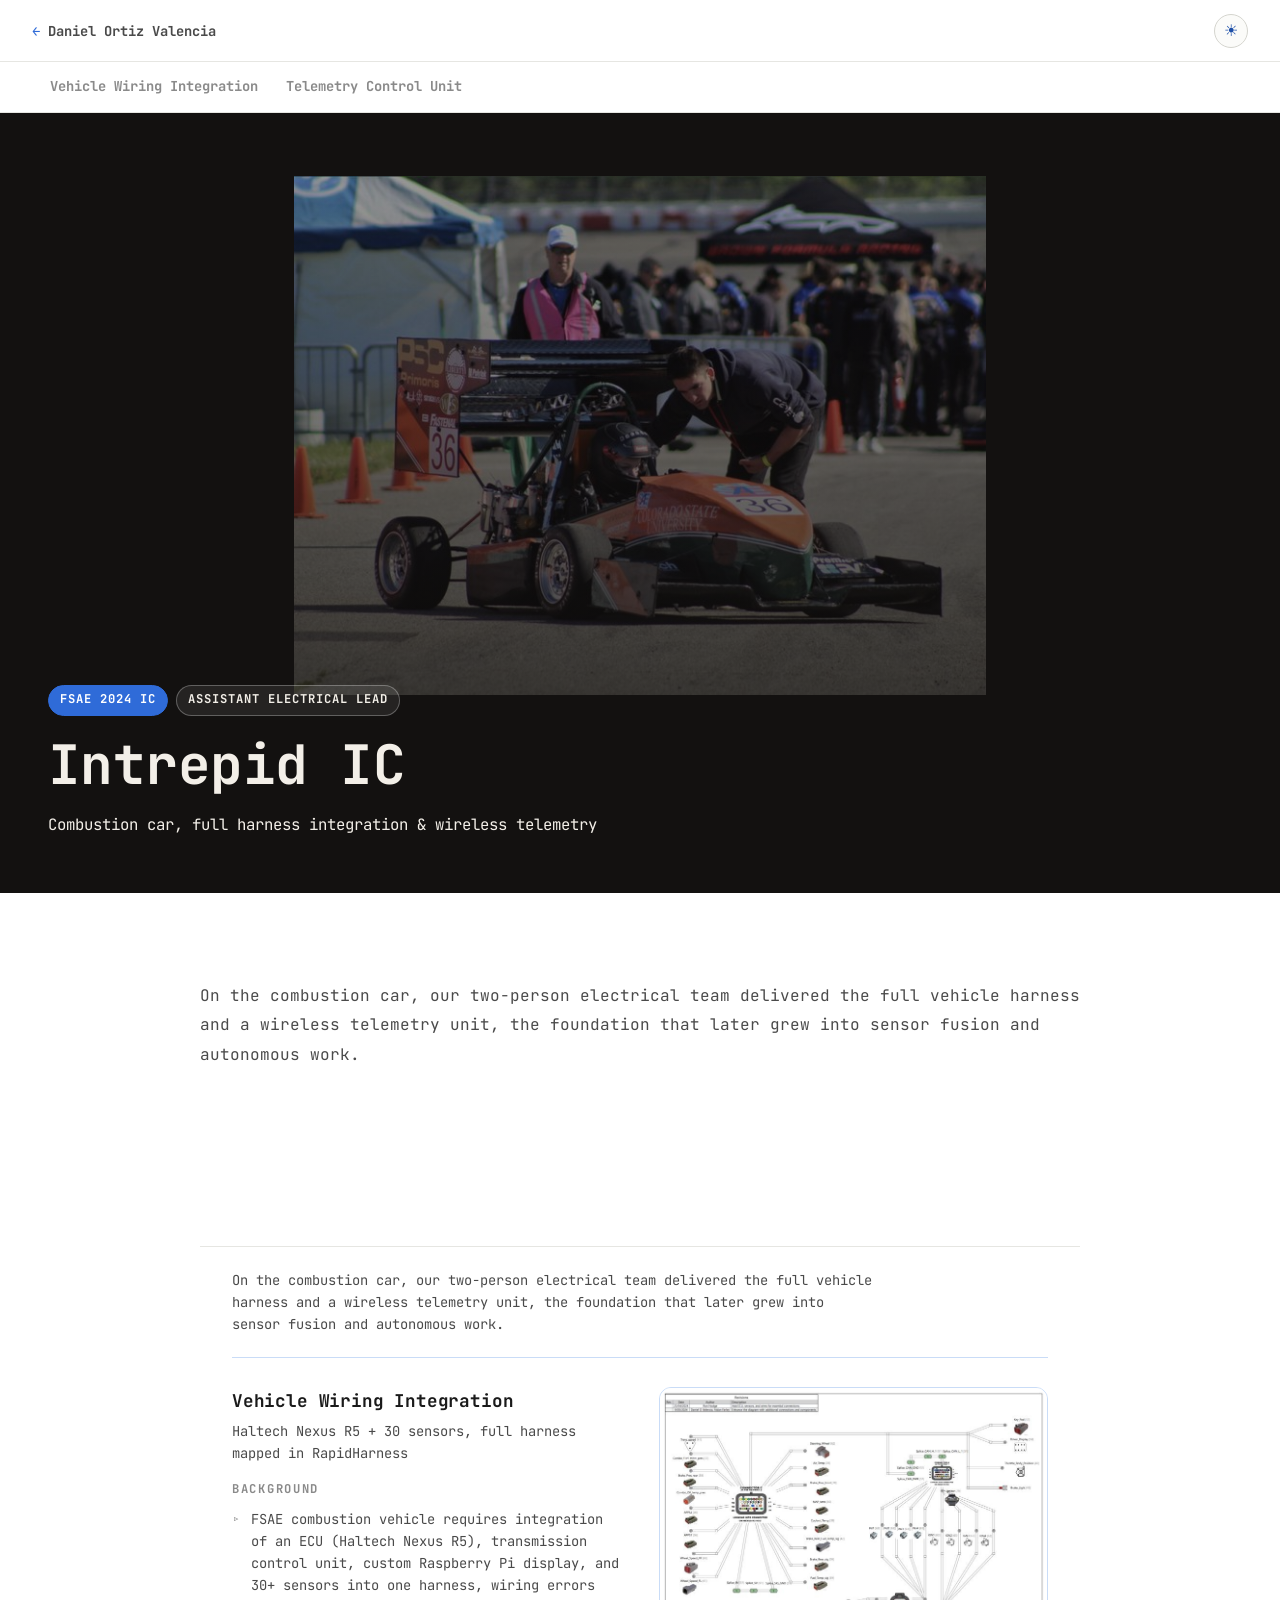
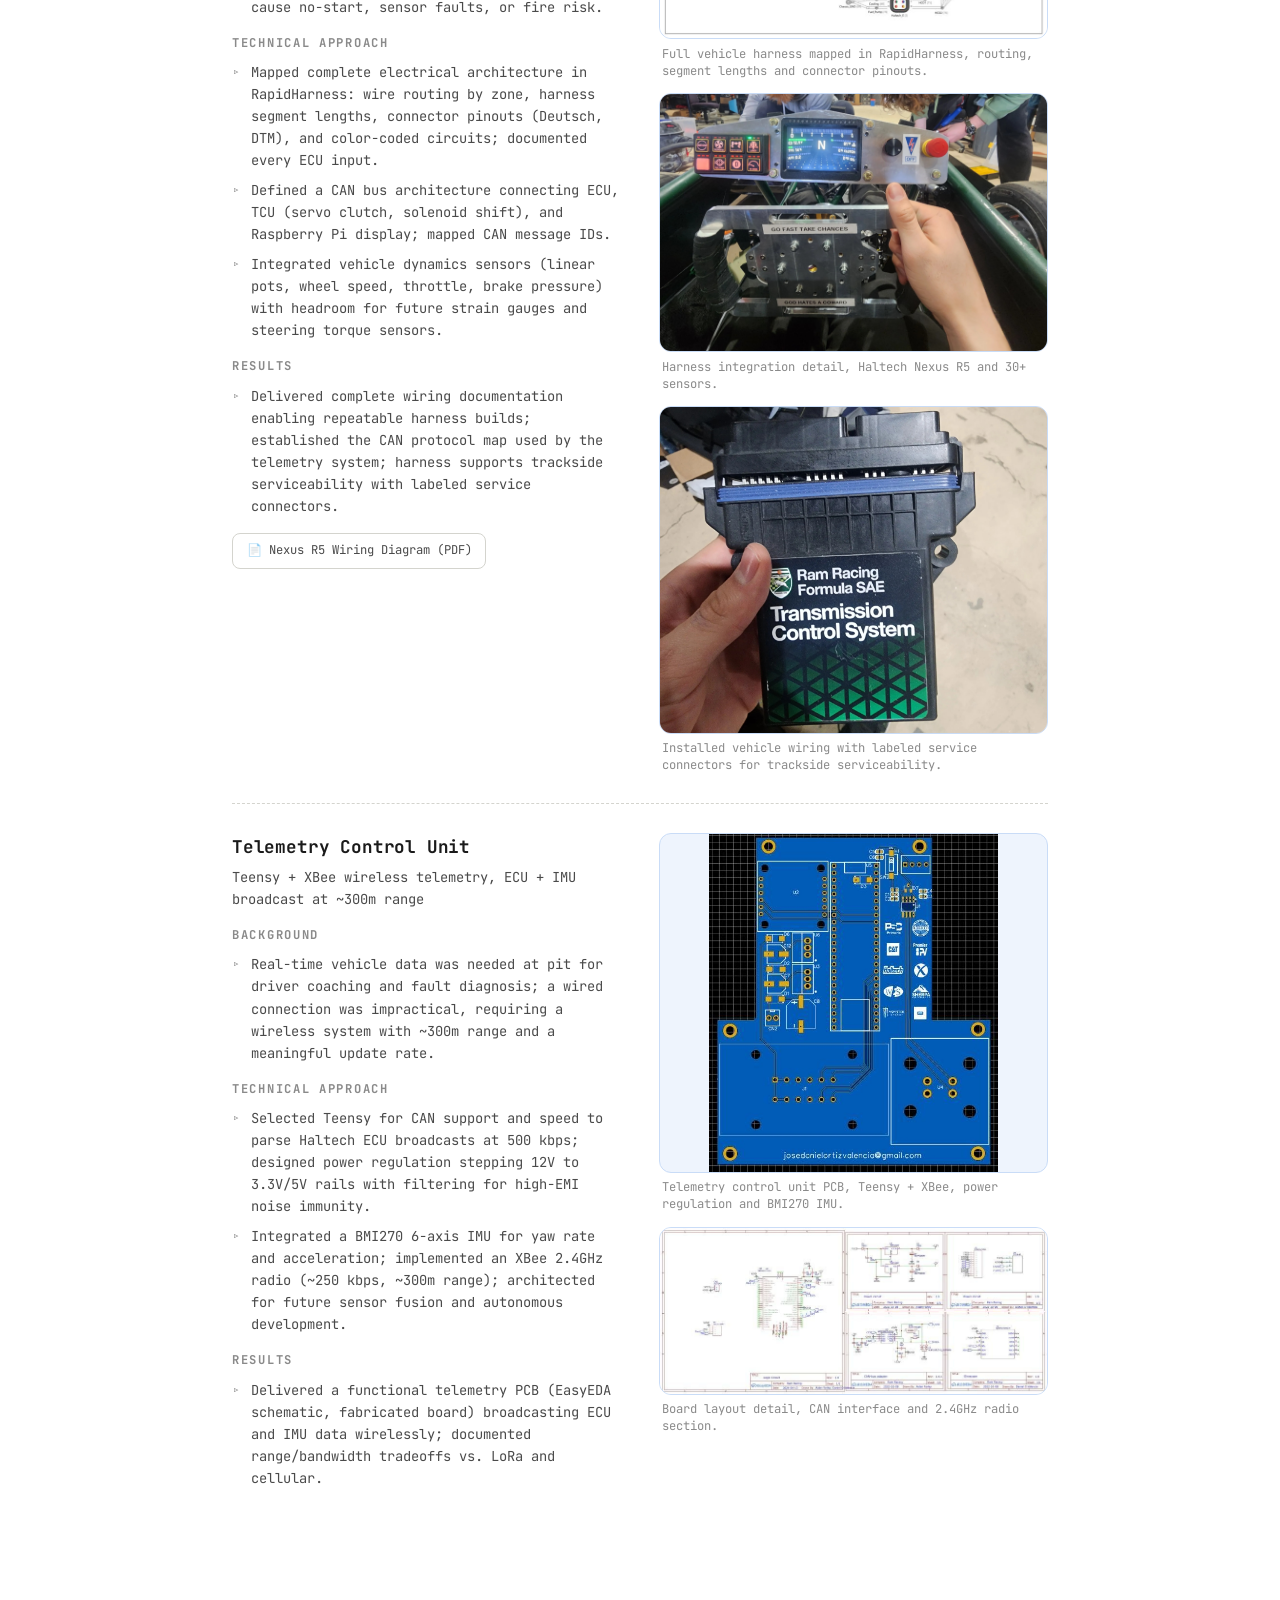
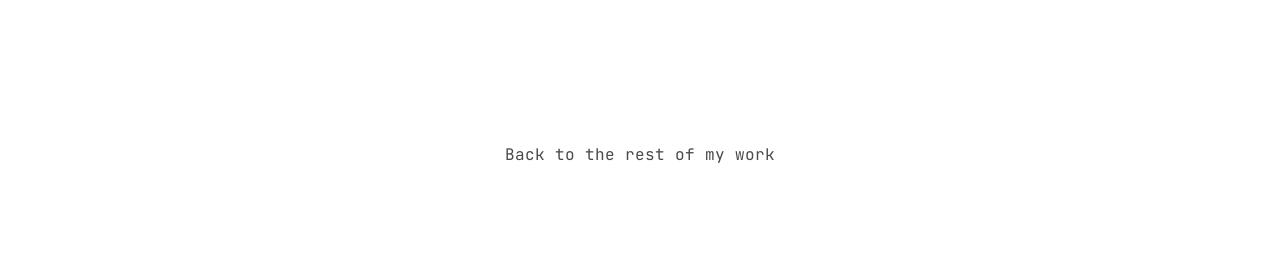
<file: projects/intrepid-ic/index.html>
<!DOCTYPE html>
<html lang="en">
<head>
<meta charset="UTF-8" />
<meta name="viewport" content="width=device-width, initial-scale=1.0" />
<script>
(function () {
  if (!location.hash) return;
  window.__ppPendingHash = location.hash;
  history.replaceState(null, '', location.pathname + location.search);
})();
</script>
<title>Intrepid IC &middot; Daniel Ortiz Valencia</title>
<meta name="description" content="On the combustion car, our two-person electrical team delivered the full vehicle harness and a wireless telemetry unit, the foundation that later grew into sensor fusion and autono" />
<meta property="og:title" content="Intrepid IC" />
<meta property="og:description" content="On the combustion car, our two-person electrical team delivered the full vehicle harness and a wireless telemetry unit, the foundation that later grew into sensor fusion and autono" />
<meta property="og:type" content="article" />
<link rel="icon" type="image/png" sizes="32x32" href="/favicon-32.png" />
<link rel="apple-touch-icon" sizes="180x180" href="/favicon-180.png" />
<link rel="preconnect" href="https://fonts.googleapis.com" />
<link href="https://fonts.googleapis.com/css2?family=JetBrains+Mono:wght@400;500;700;800&display=swap" rel="stylesheet" />
<link rel="stylesheet" href="../../styles.css" />
<link rel="stylesheet" href="../../assets/papers/paper-page.css" />
</head>
<body>

<div class="pp-stickytop">
  <header class="pp-topbar">
    <a class="pp-topbar-back" href="../../index.html#engineering"><span class="arrow">&larr;</span> Daniel Ortiz Valencia</a>
    <div class="pp-topbar-actions">
      <button id="theme-toggle" class="theme-toggle" type="button" aria-label="Toggle dark mode" title="Toggle dark mode">
        <span class="theme-icon-sun" aria-hidden="true">&#9728;</span><span class="theme-icon-moon" aria-hidden="true">&#9790;</span>
      </button>
    </div>
  </header>
  <div class="pp-storynav-wrap">
    <nav class="pp-storynav">
      <a href="#vehicle-wiring-integration">Vehicle Wiring Integration</a>
      <a href="#telemetry-control-unit">Telemetry Control Unit</a>
    </nav>
  </div>
</div>

<section class="pp-hero pp-hero--diagram">
  <img src="../../assets/projects/intrepid/thumb.jpg" alt="Intrepid IC" width="720" height="540" />
  <div class="pp-hero-content">
    <div class="pp-hero-badges">
      <span class="pp-badge is-orange">FSAE 2024 IC</span><span class="pp-badge">Assistant Electrical Lead</span>
    </div>
    <h1 class="pp-hero-title">Intrepid IC</h1>
    <p class="pp-hero-sub">Combustion car, full harness integration & wireless telemetry</p>
  </div>
</section>

<section class="pp-section pp-tldr">
  <div class="pp-section-inner">
    <div class="pp-prose"><p class="pp-lede">On the combustion car, our two-person electrical team delivered the full vehicle harness and a wireless telemetry unit, the foundation that later grew into sensor fusion and autonomous work.</p></div>
  </div>
</section>

<section class="pp-section">
  <div class="pp-section-inner">
<div class="car-body">
        <p class="car-intro">On the combustion car, our two-person electrical team delivered the full vehicle harness and a wireless telemetry unit, the foundation that later grew into sensor fusion and autonomous work.</p>

        <div class="sub">
          <div class="sub-text">
            <div class="sub-title" id="vehicle-wiring-integration">Vehicle Wiring Integration</div>
            <div class="sub-blurb">Haltech Nexus R5 + 30 sensors, full harness mapped in RapidHarness</div>
            <h4>Background</h4><ul>
              <li>FSAE combustion vehicle requires integration of an ECU (Haltech Nexus R5), transmission control unit, custom Raspberry Pi display, and 30+ sensors into one harness, wiring errors cause no-start, sensor faults, or fire risk.</li>
            </ul>
            <h4>Technical Approach</h4><ul>
              <li>Mapped complete electrical architecture in RapidHarness: wire routing by zone, harness segment lengths, connector pinouts (Deutsch, DTM), and color-coded circuits; documented every ECU input.</li>
              <li>Defined a CAN bus architecture connecting ECU, TCU (servo clutch, solenoid shift), and Raspberry Pi display; mapped CAN message IDs.</li>
              <li>Integrated vehicle dynamics sensors (linear pots, wheel speed, throttle, brake pressure) with headroom for future strain gauges and steering torque sensors.</li>
            </ul>
            <h4>Results</h4><ul>
              <li>Delivered complete wiring documentation enabling repeatable harness builds; established the CAN protocol map used by the telemetry system; harness supports trackside serviceability with labeled service connectors.</li>
            </ul>
            <div class="sub-links">
              <a class="btn ghost" href="../../assets/docs/Nexus_R5_Wiring_Diagram.pdf" target="_blank" rel="noopener">📄 Nexus R5 Wiring Diagram (PDF)</a>
            </div>
          </div>
          <div class="sub-photos" data-label="Wiring integration" data-media='[{"src":"../../assets/projects/intrepid/wiring-1.jpg","caption":"Full vehicle harness mapped in RapidHarness, routing, segment lengths and connector pinouts."},{"src":"../../assets/projects/intrepid/wiring-2.jpg","caption":"Harness integration detail, Haltech Nexus R5 and 30+ sensors."},{"src":"../../assets/projects/intrepid/wiring-3.jpg","caption":"Installed vehicle wiring with labeled service connectors for trackside serviceability."}]'></div>
        </div>

        <div class="sub">
          <div class="sub-text">
            <div class="sub-title" id="telemetry-control-unit">Telemetry Control Unit</div>
            <div class="sub-blurb">Teensy + XBee wireless telemetry, ECU + IMU broadcast at ~300m range</div>
            <h4>Background</h4><ul>
              <li>Real-time vehicle data was needed at pit for driver coaching and fault diagnosis; a wired connection was impractical, requiring a wireless system with ~300m range and a meaningful update rate.</li>
            </ul>
            <h4>Technical Approach</h4><ul>
              <li>Selected Teensy for CAN support and speed to parse Haltech ECU broadcasts at 500 kbps; designed power regulation stepping 12V to 3.3V/5V rails with filtering for high-EMI noise immunity.</li>
              <li>Integrated a BMI270 6-axis IMU for yaw rate and acceleration; implemented an XBee 2.4GHz radio (~250 kbps, ~300m range); architected for future sensor fusion and autonomous development.</li>
            </ul>
            <h4>Results</h4><ul>
              <li>Delivered a functional telemetry PCB (EasyEDA schematic, fabricated board) broadcasting ECU and IMU data wirelessly; documented range/bandwidth tradeoffs vs. LoRa and cellular.</li>
            </ul>
          </div>
          <div class="sub-photos" data-label="Telemetry unit" data-media='[{"src":"../../assets/projects/intrepid/telemetry-1.jpg","caption":"Telemetry control unit PCB, Teensy + XBee, power regulation and BMI270 IMU."},{"src":"../../assets/projects/intrepid/telemetry-2.jpg","caption":"Board layout detail, CAN interface and 2.4GHz radio section."}]'></div>
        </div>
      </div>
  </div>
</section>

<section class="pp-section pp-close">
  <div class="pp-section-inner">
    <div class="pp-prose">
      <p><a href="../../index.html#engineering">Back to the rest of my work</a></p>
    </div>
  </div>
</section>

<script src="../../assets/papers/project-gallery.js"></script>
<script src="../../assets/papers/paper-page.js"></script>
</body>
</html>
</file>
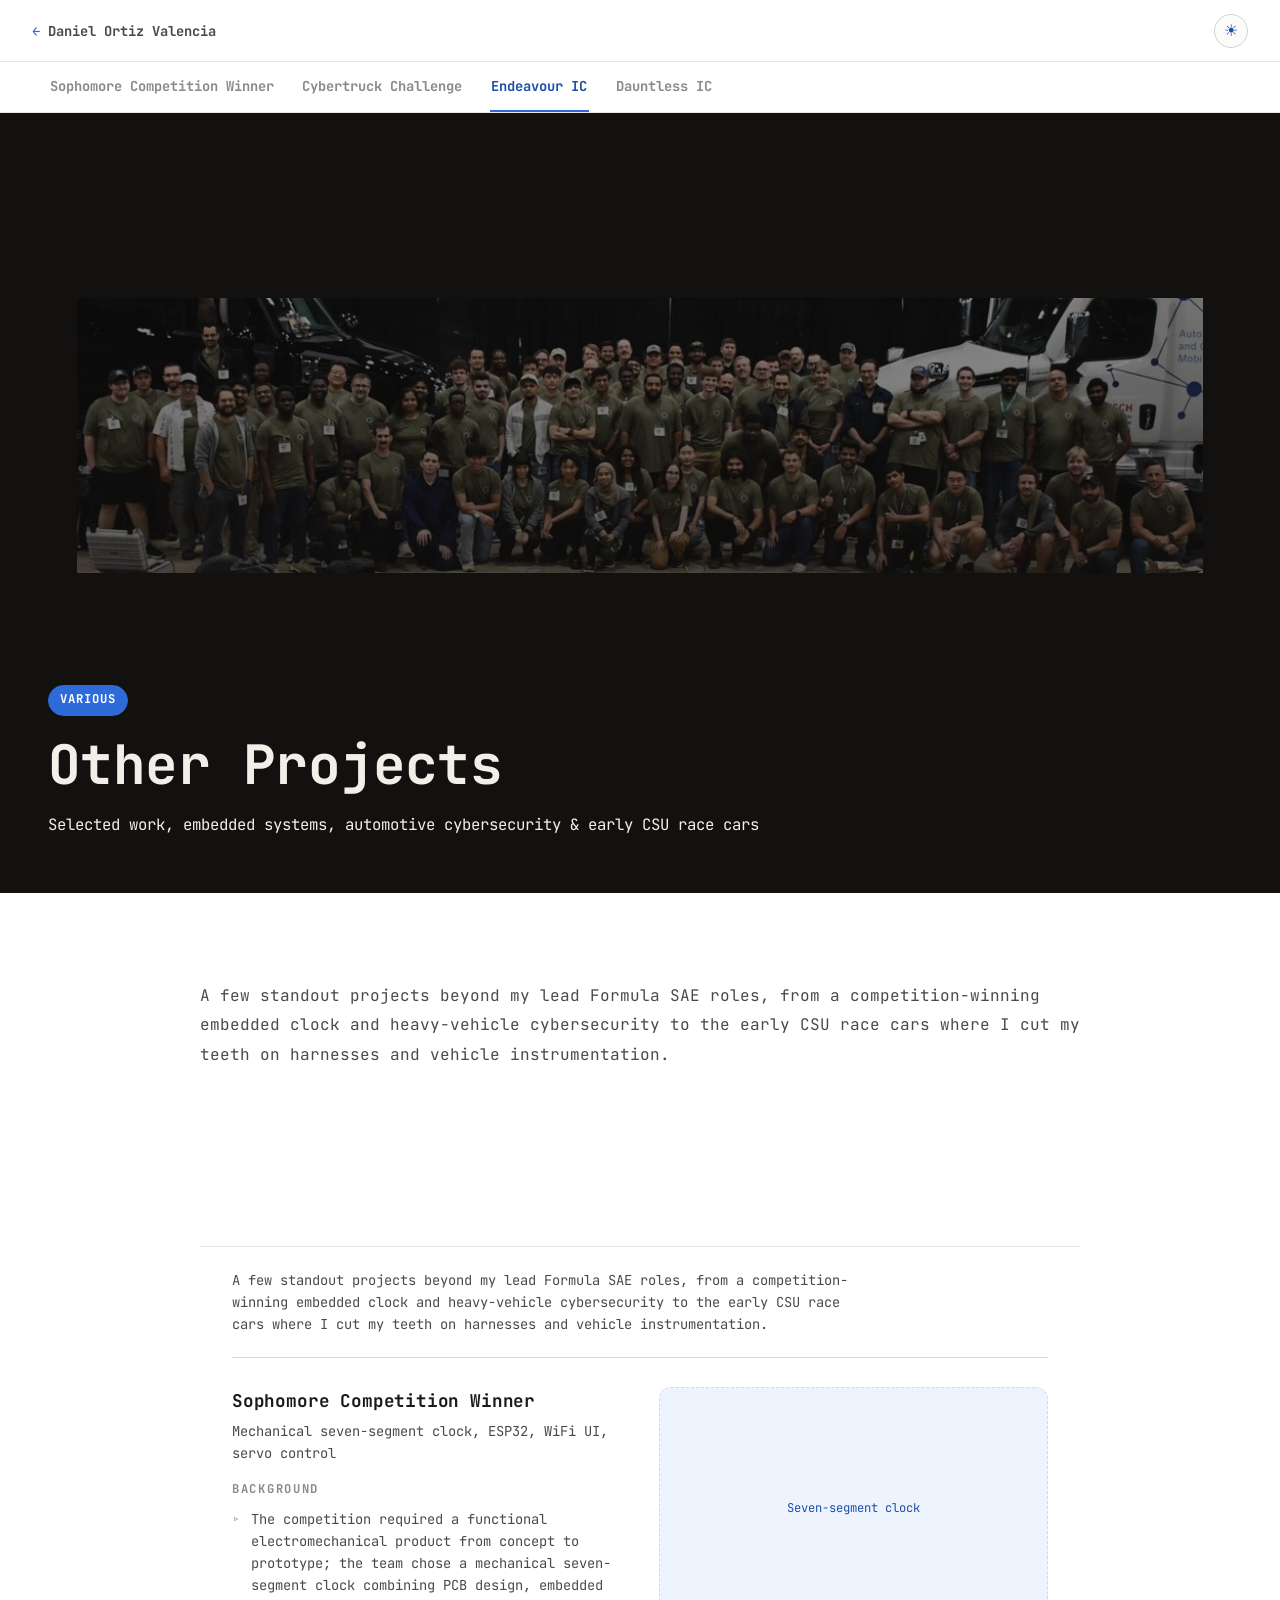
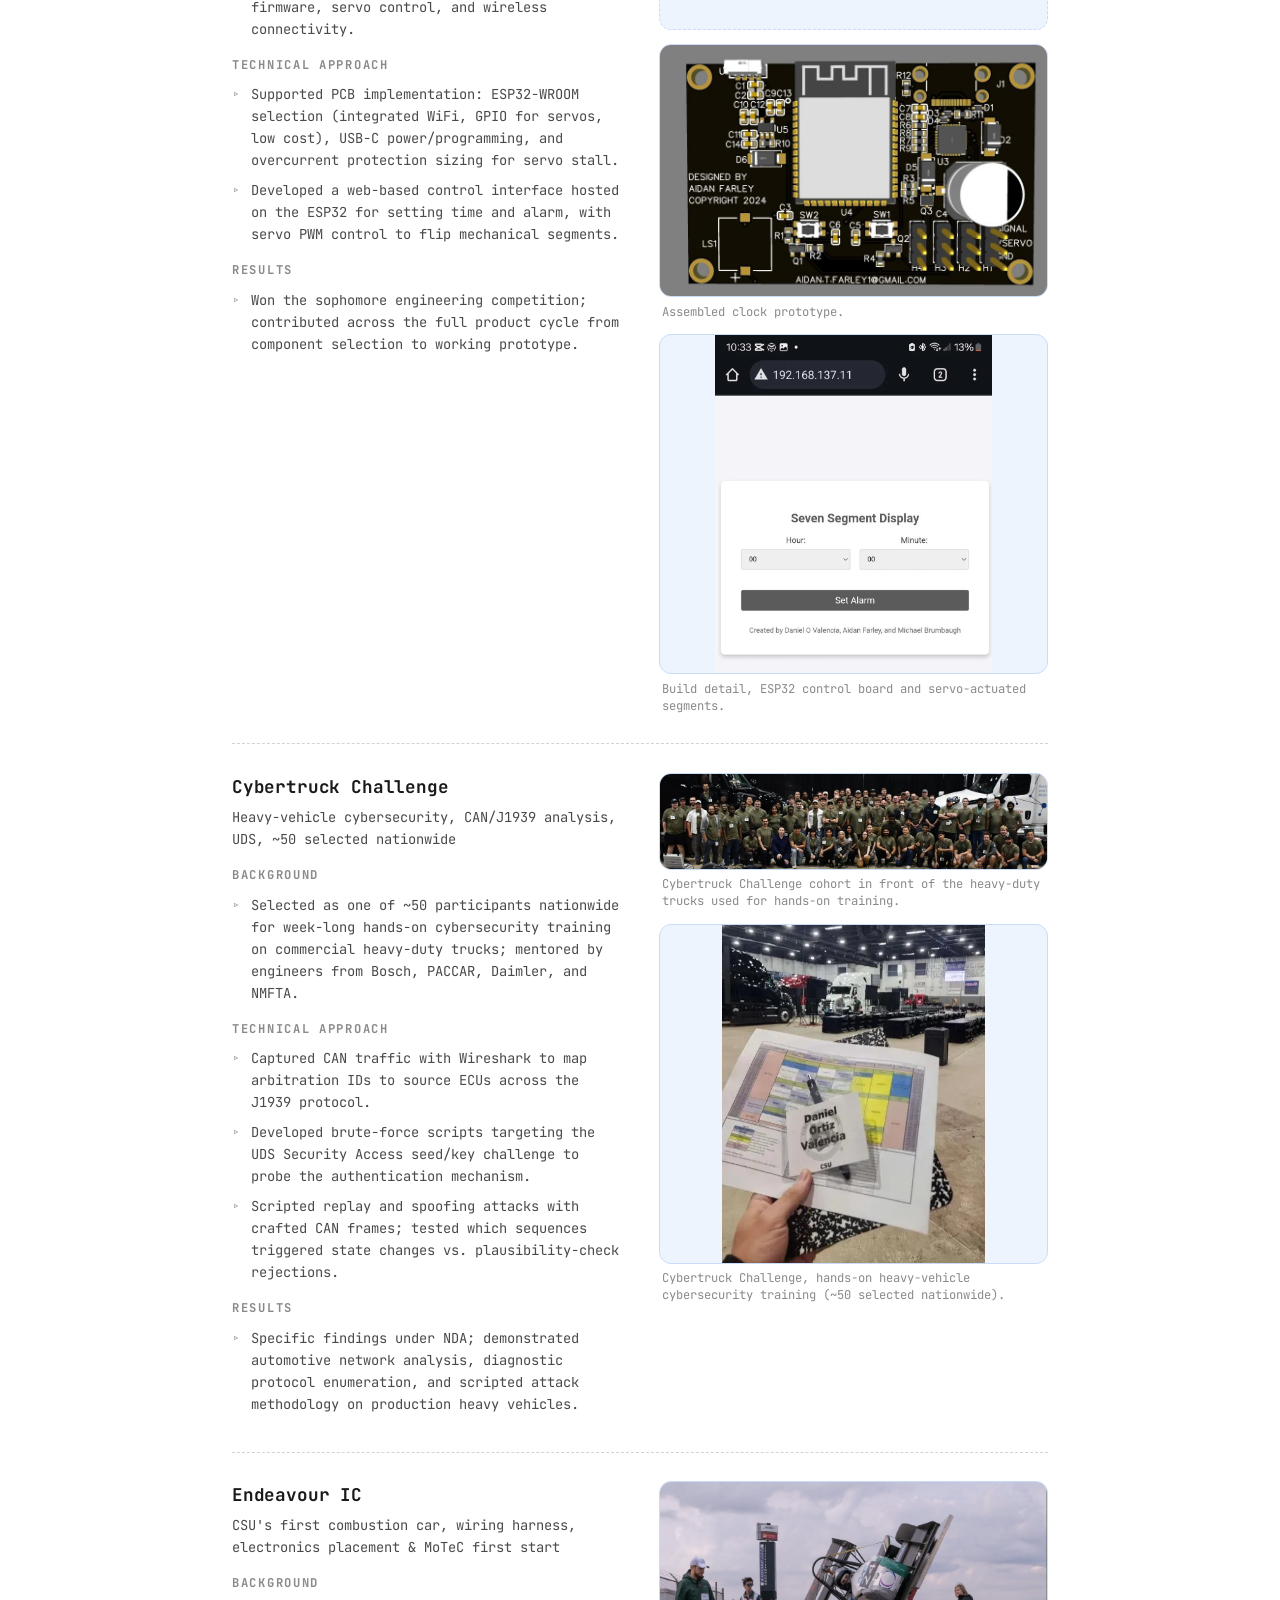
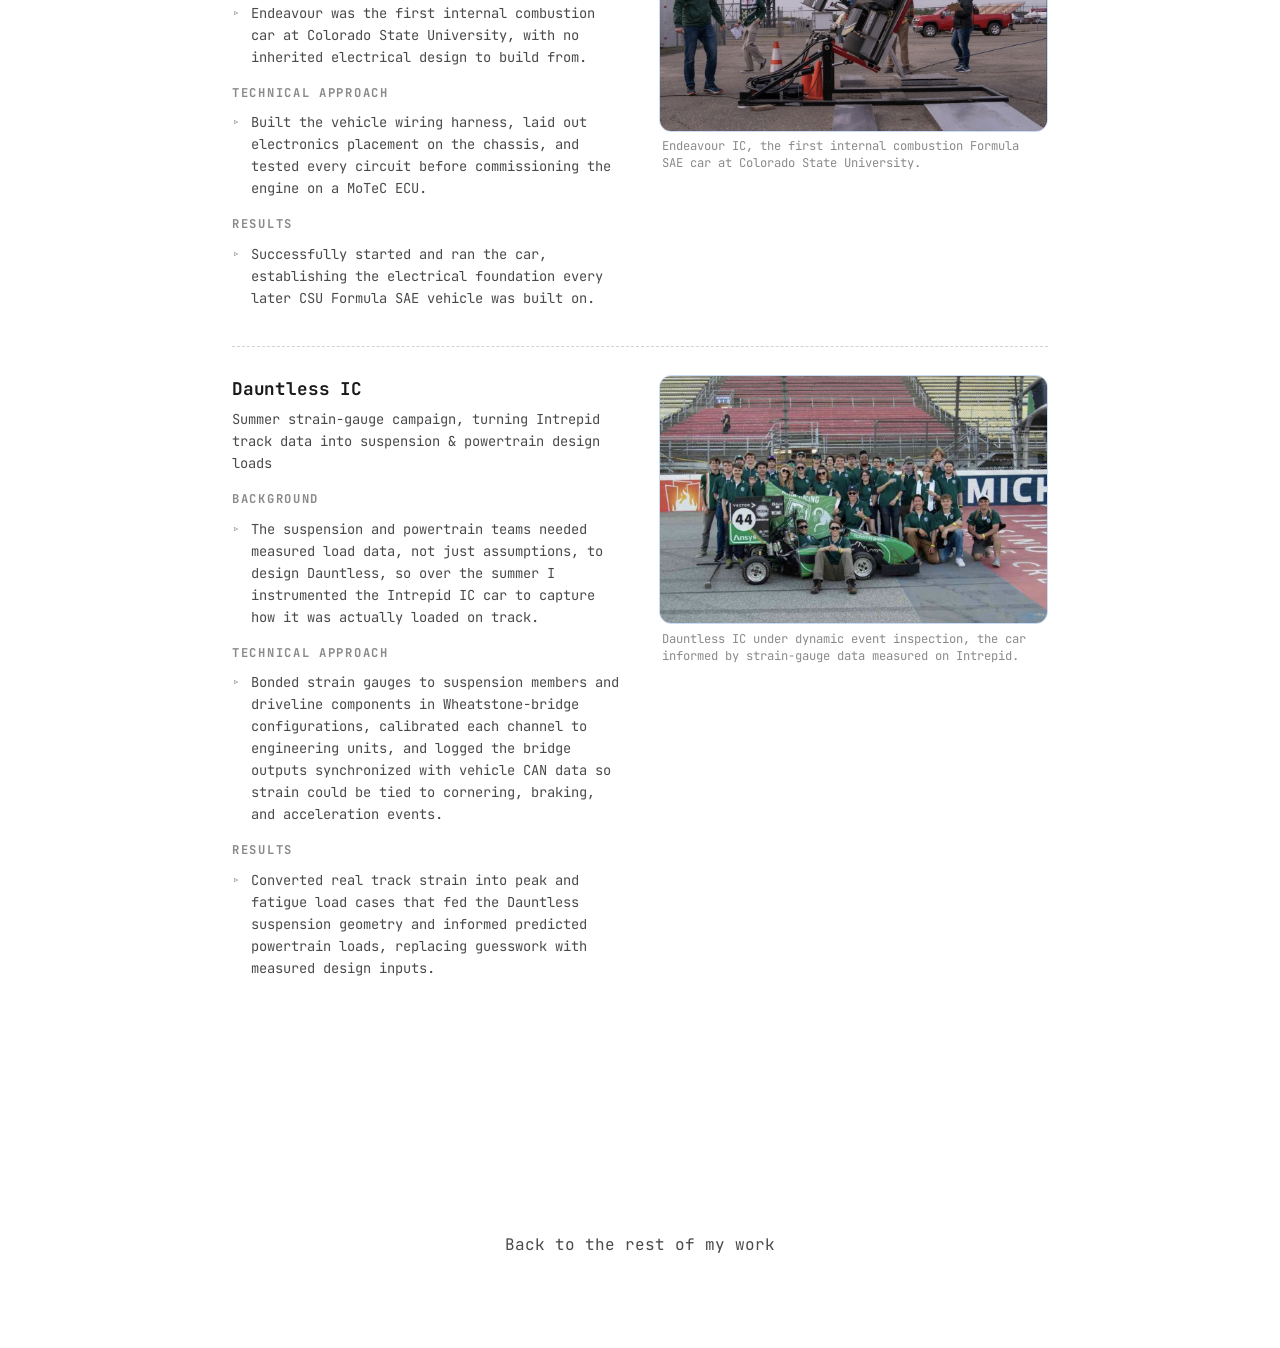
<file: projects/other-projects/index.html>
<!DOCTYPE html>
<html lang="en">
<head>
<meta charset="UTF-8" />
<meta name="viewport" content="width=device-width, initial-scale=1.0" />
<script>
(function () {
  if (!location.hash) return;
  window.__ppPendingHash = location.hash;
  history.replaceState(null, '', location.pathname + location.search);
})();
</script>
<title>Other Projects &middot; Daniel Ortiz Valencia</title>
<meta name="description" content="A few standout projects beyond my lead Formula SAE roles, from a competition-winning embedded clock and heavy-vehicle cybersecurity to the early CSU race cars where I cut my teeth " />
<meta property="og:title" content="Other Projects" />
<meta property="og:description" content="A few standout projects beyond my lead Formula SAE roles, from a competition-winning embedded clock and heavy-vehicle cybersecurity to the early CSU race cars where I cut my teeth " />
<meta property="og:type" content="article" />
<link rel="icon" type="image/png" sizes="32x32" href="/favicon-32.png" />
<link rel="apple-touch-icon" sizes="180x180" href="/favicon-180.png" />
<link rel="preconnect" href="https://fonts.googleapis.com" />
<link href="https://fonts.googleapis.com/css2?family=JetBrains+Mono:wght@400;500;700;800&display=swap" rel="stylesheet" />
<link rel="stylesheet" href="../../styles.css" />
<link rel="stylesheet" href="../../assets/papers/paper-page.css" />
</head>
<body>

<div class="pp-stickytop">
  <header class="pp-topbar">
    <a class="pp-topbar-back" href="../../index.html#engineering"><span class="arrow">&larr;</span> Daniel Ortiz Valencia</a>
    <div class="pp-topbar-actions">
      <button id="theme-toggle" class="theme-toggle" type="button" aria-label="Toggle dark mode" title="Toggle dark mode">
        <span class="theme-icon-sun" aria-hidden="true">&#9728;</span><span class="theme-icon-moon" aria-hidden="true">&#9790;</span>
      </button>
    </div>
  </header>
  <div class="pp-storynav-wrap">
    <nav class="pp-storynav">
      <a href="#sophomore-competition-winner">Sophomore Competition Winner</a>
      <a href="#cybertruck-challenge">Cybertruck Challenge</a>
      <a href="#endeavour-ic">Endeavour IC</a>
      <a href="#dauntless-ic">Dauntless IC</a>
    </nav>
  </div>
</div>

<section class="pp-hero pp-hero--diagram">
  <img src="../../assets/projects/other/cybertruck-2.jpg" alt="Other Projects" width="1100" height="269" />
  <div class="pp-hero-content">
    <div class="pp-hero-badges">
      <span class="pp-badge is-orange">Various</span>
    </div>
    <h1 class="pp-hero-title">Other Projects</h1>
    <p class="pp-hero-sub">Selected work, embedded systems, automotive cybersecurity & early CSU race cars</p>
  </div>
</section>

<section class="pp-section pp-tldr">
  <div class="pp-section-inner">
    <div class="pp-prose"><p class="pp-lede">A few standout projects beyond my lead Formula SAE roles, from a competition-winning embedded clock and heavy-vehicle cybersecurity to the early CSU race cars where I cut my teeth on harnesses and vehicle instrumentation.</p></div>
  </div>
</section>

<section class="pp-section">
  <div class="pp-section-inner">
<div class="car-body">
        <p class="car-intro">A few standout projects beyond my lead Formula SAE roles, from a competition-winning embedded clock and heavy-vehicle cybersecurity to the early CSU race cars where I cut my teeth on harnesses and vehicle instrumentation.</p>

        <div class="sub">
          <div class="sub-text">
            <div class="sub-title" id="sophomore-competition-winner">Sophomore Competition Winner</div>
            <div class="sub-blurb">Mechanical seven-segment clock, ESP32, WiFi UI, servo control</div>
            <h4>Background</h4><ul>
              <li>The competition required a functional electromechanical product from concept to prototype; the team chose a mechanical seven-segment clock combining PCB design, embedded firmware, servo control, and wireless connectivity.</li>
            </ul>
            <h4>Technical Approach</h4><ul>
              <li>Supported PCB implementation: ESP32-WROOM selection (integrated WiFi, GPIO for servos, low cost), USB-C power/programming, and overcurrent protection sizing for servo stall.</li>
              <li>Developed a web-based control interface hosted on the ESP32 for setting time and alarm, with servo PWM control to flip mechanical segments.</li>
            </ul>
            <h4>Results</h4><ul>
              <li>Won the sophomore engineering competition; contributed across the full product cycle from component selection to working prototype.</li>
            </ul>
          </div>
          <div class="sub-photos" data-label="Seven-segment clock" data-media='[{"src":"../../assets/projects/other/clock.mp4","type":"video","caption":"Mechanical seven-segment clock in motion, servo-driven flipping segments."},{"src":"../../assets/projects/other/clock-1.jpg","caption":"Assembled clock prototype."},{"src":"../../assets/projects/other/clock-2.jpg","caption":"Build detail, ESP32 control board and servo-actuated segments."}]'></div>
        </div>

        <div class="sub">
          <div class="sub-text">
            <div class="sub-title" id="cybertruck-challenge">Cybertruck Challenge</div>
            <div class="sub-blurb">Heavy-vehicle cybersecurity, CAN/J1939 analysis, UDS, ~50 selected nationwide</div>
            <h4>Background</h4><ul>
              <li>Selected as one of ~50 participants nationwide for week-long hands-on cybersecurity training on commercial heavy-duty trucks; mentored by engineers from Bosch, PACCAR, Daimler, and NMFTA.</li>
            </ul>
            <h4>Technical Approach</h4><ul>
              <li>Captured CAN traffic with Wireshark to map arbitration IDs to source ECUs across the J1939 protocol.</li>
              <li>Developed brute-force scripts targeting the UDS Security Access seed/key challenge to probe the authentication mechanism.</li>
              <li>Scripted replay and spoofing attacks with crafted CAN frames; tested which sequences triggered state changes vs. plausibility-check rejections.</li>
            </ul>
            <h4>Results</h4><ul>
              <li>Specific findings under NDA; demonstrated automotive network analysis, diagnostic protocol enumeration, and scripted attack methodology on production heavy vehicles.</li>
            </ul>
          </div>
          <div class="sub-photos" data-label="Cybertruck Challenge" data-media='[{"src":"../../assets/projects/other/cybertruck-2.jpg","caption":"Cybertruck Challenge cohort in front of the heavy-duty trucks used for hands-on training."},{"src":"../../assets/projects/other/cybertruck-1.jpg","caption":"Cybertruck Challenge, hands-on heavy-vehicle cybersecurity training (~50 selected nationwide)."}]'></div>
        </div>

        <div class="sub">
          <div class="sub-text">
            <div class="sub-title" id="endeavour-ic">Endeavour IC</div>
            <div class="sub-blurb">CSU's first combustion car, wiring harness, electronics placement &amp; MoTeC first start</div>
            <h4>Background</h4><ul>
              <li>Endeavour was the first internal combustion car at Colorado State University, with no inherited electrical design to build from.</li>
            </ul>
            <h4>Technical Approach</h4><ul>
              <li>Built the vehicle wiring harness, laid out electronics placement on the chassis, and tested every circuit before commissioning the engine on a MoTeC ECU.</li>
            </ul>
            <h4>Results</h4><ul>
              <li>Successfully started and ran the car, establishing the electrical foundation every later CSU Formula SAE vehicle was built on.</li>
            </ul>
          </div>
          <div class="sub-photos" data-label="Endeavour IC" data-media='[{"src":"../../assets/projects/other/endeavour-1.jpg","caption":"Endeavour IC, the first internal combustion Formula SAE car at Colorado State University."}]'></div>
        </div>

        <div class="sub">
          <div class="sub-text">
            <div class="sub-title" id="dauntless-ic">Dauntless IC</div>
            <div class="sub-blurb">Summer strain-gauge campaign, turning Intrepid track data into suspension &amp; powertrain design loads</div>
            <h4>Background</h4><ul>
              <li>The suspension and powertrain teams needed measured load data, not just assumptions, to design Dauntless, so over the summer I instrumented the Intrepid IC car to capture how it was actually loaded on track.</li>
            </ul>
            <h4>Technical Approach</h4><ul>
              <li>Bonded strain gauges to suspension members and driveline components in Wheatstone-bridge configurations, calibrated each channel to engineering units, and logged the bridge outputs synchronized with vehicle CAN data so strain could be tied to cornering, braking, and acceleration events.</li>
            </ul>
            <h4>Results</h4><ul>
              <li>Converted real track strain into peak and fatigue load cases that fed the Dauntless suspension geometry and informed predicted powertrain loads, replacing guesswork with measured design inputs.</li>
            </ul>
          </div>
          <div class="sub-photos" data-label="Dauntless IC" data-media='[{"src":"../../assets/projects/other/dauntless-1.jpg","caption":"Dauntless IC under dynamic event inspection, the car informed by strain-gauge data measured on Intrepid."}]'></div>
        </div>

      </div>
  </div>
</section>

<section class="pp-section pp-close">
  <div class="pp-section-inner">
    <div class="pp-prose">
      <p><a href="../../index.html#engineering">Back to the rest of my work</a></p>
    </div>
  </div>
</section>

<script src="../../assets/papers/project-gallery.js"></script>
<script src="../../assets/papers/paper-page.js"></script>
</body>
</html>
</file>
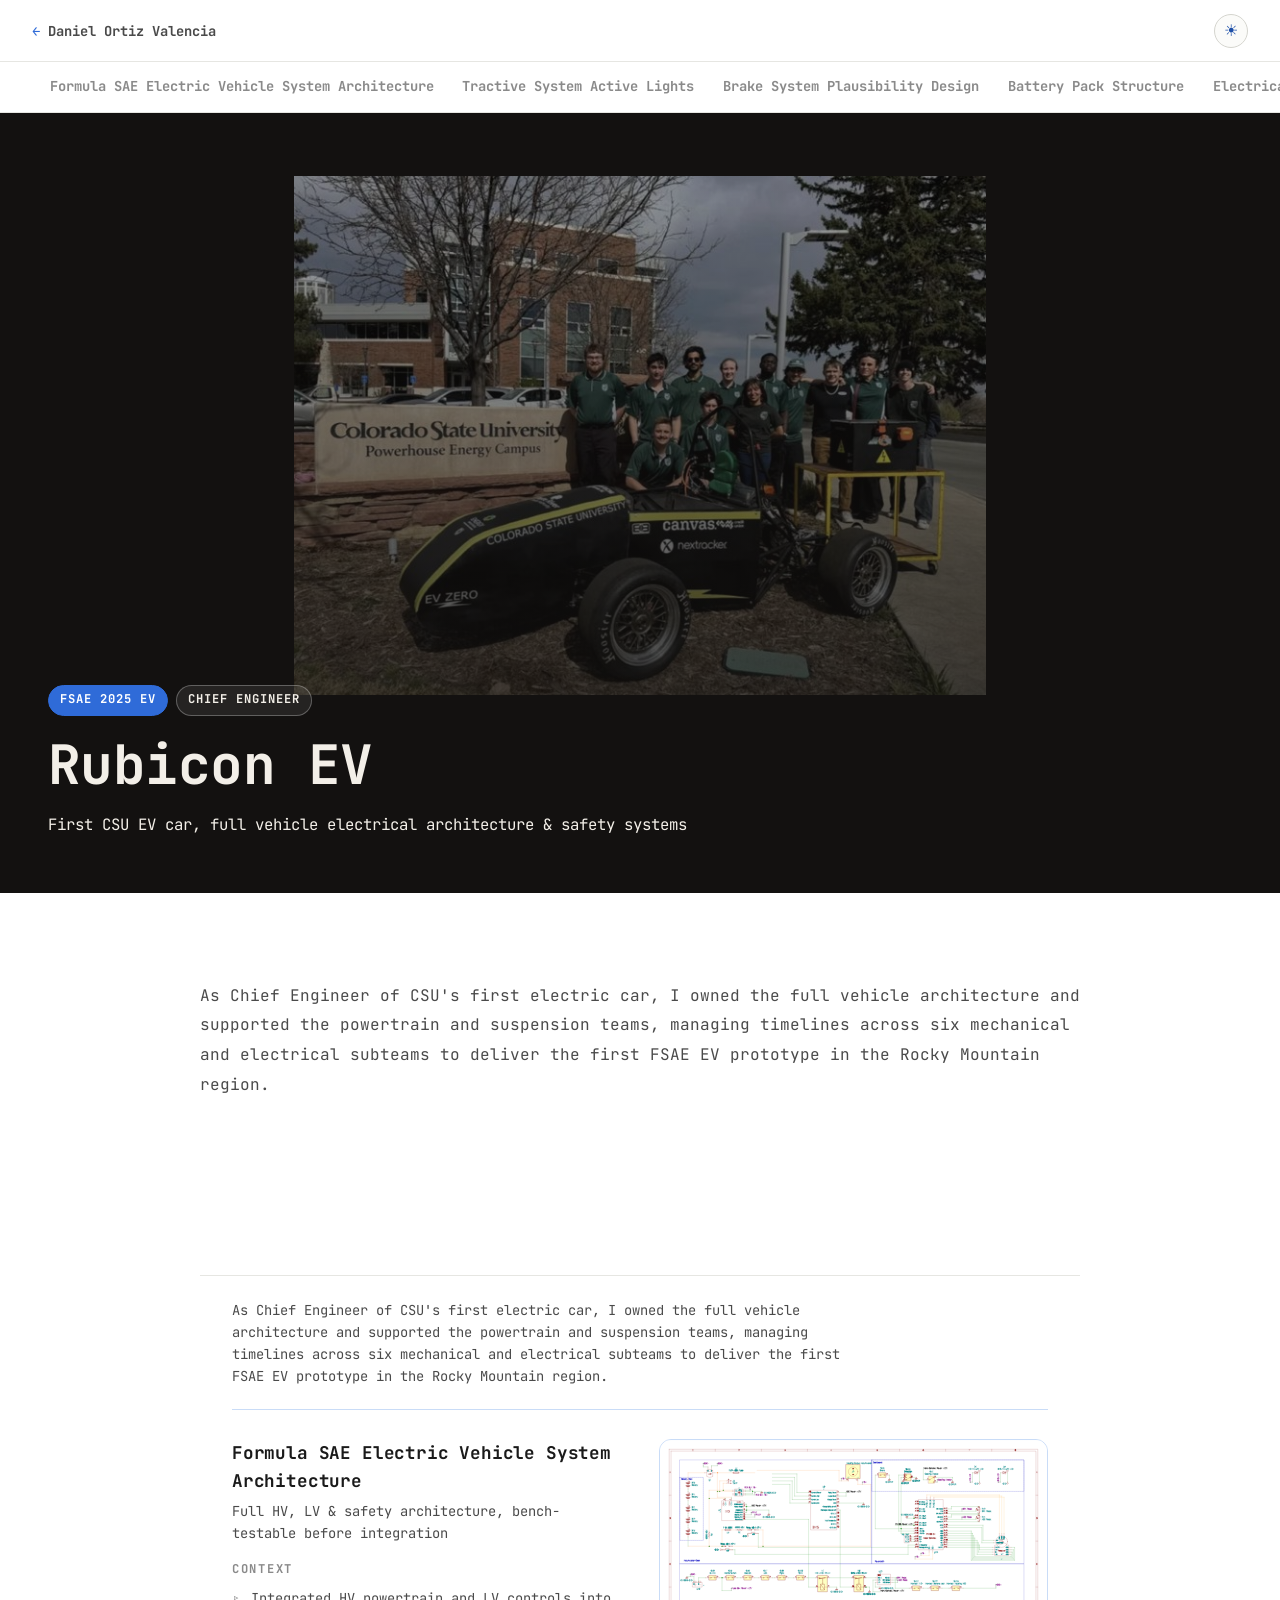
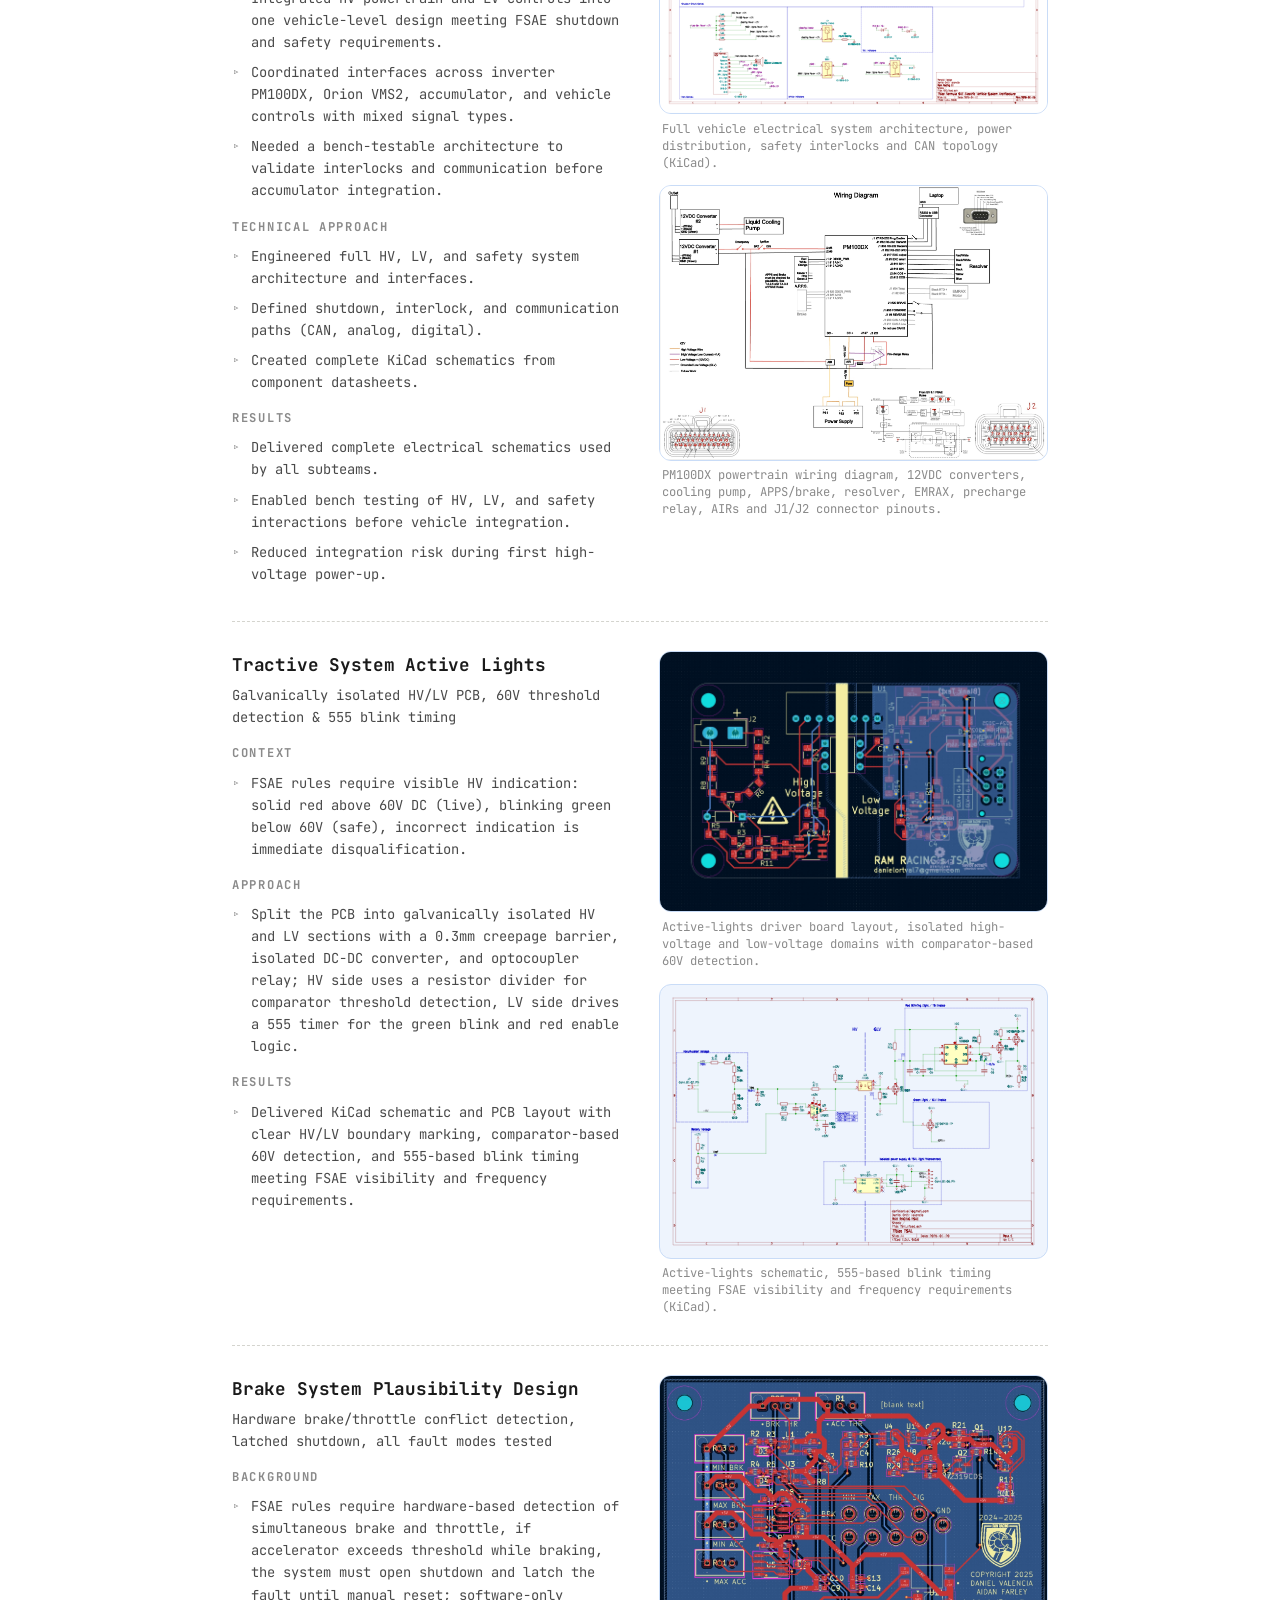
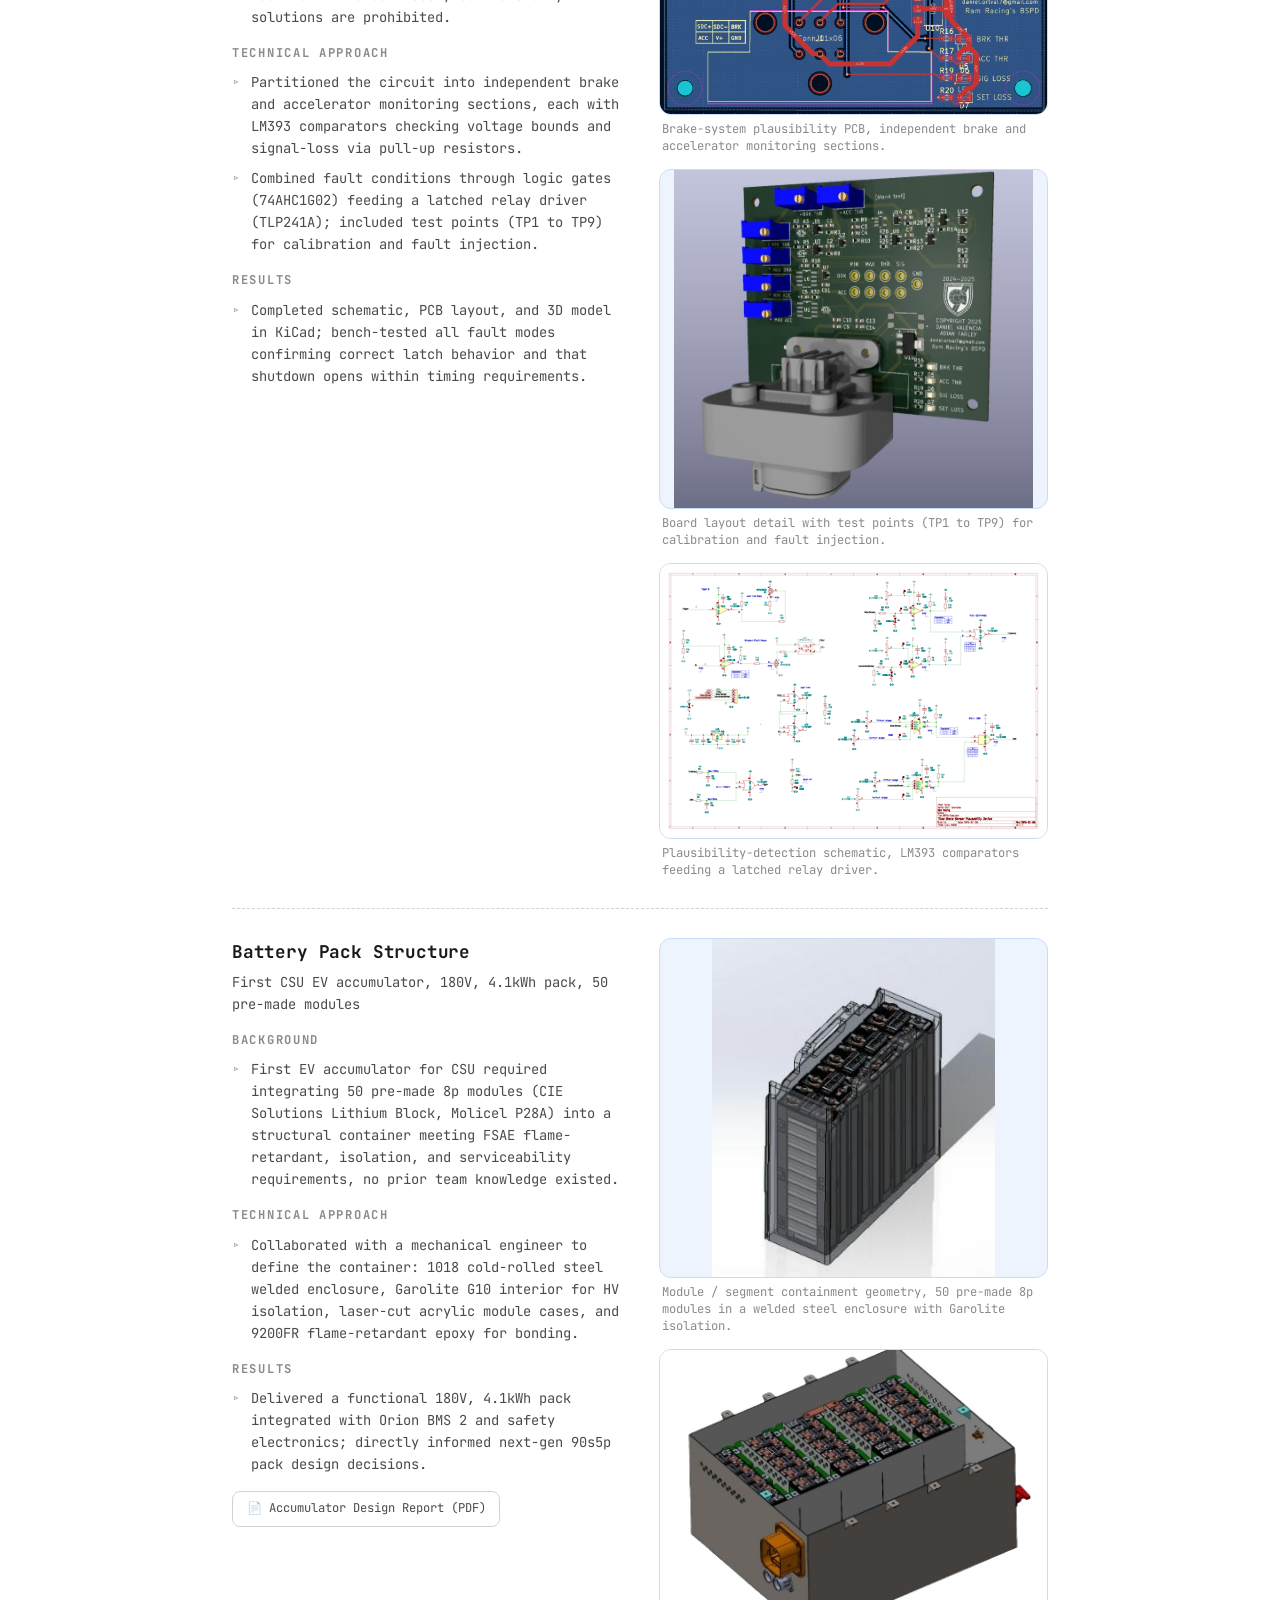
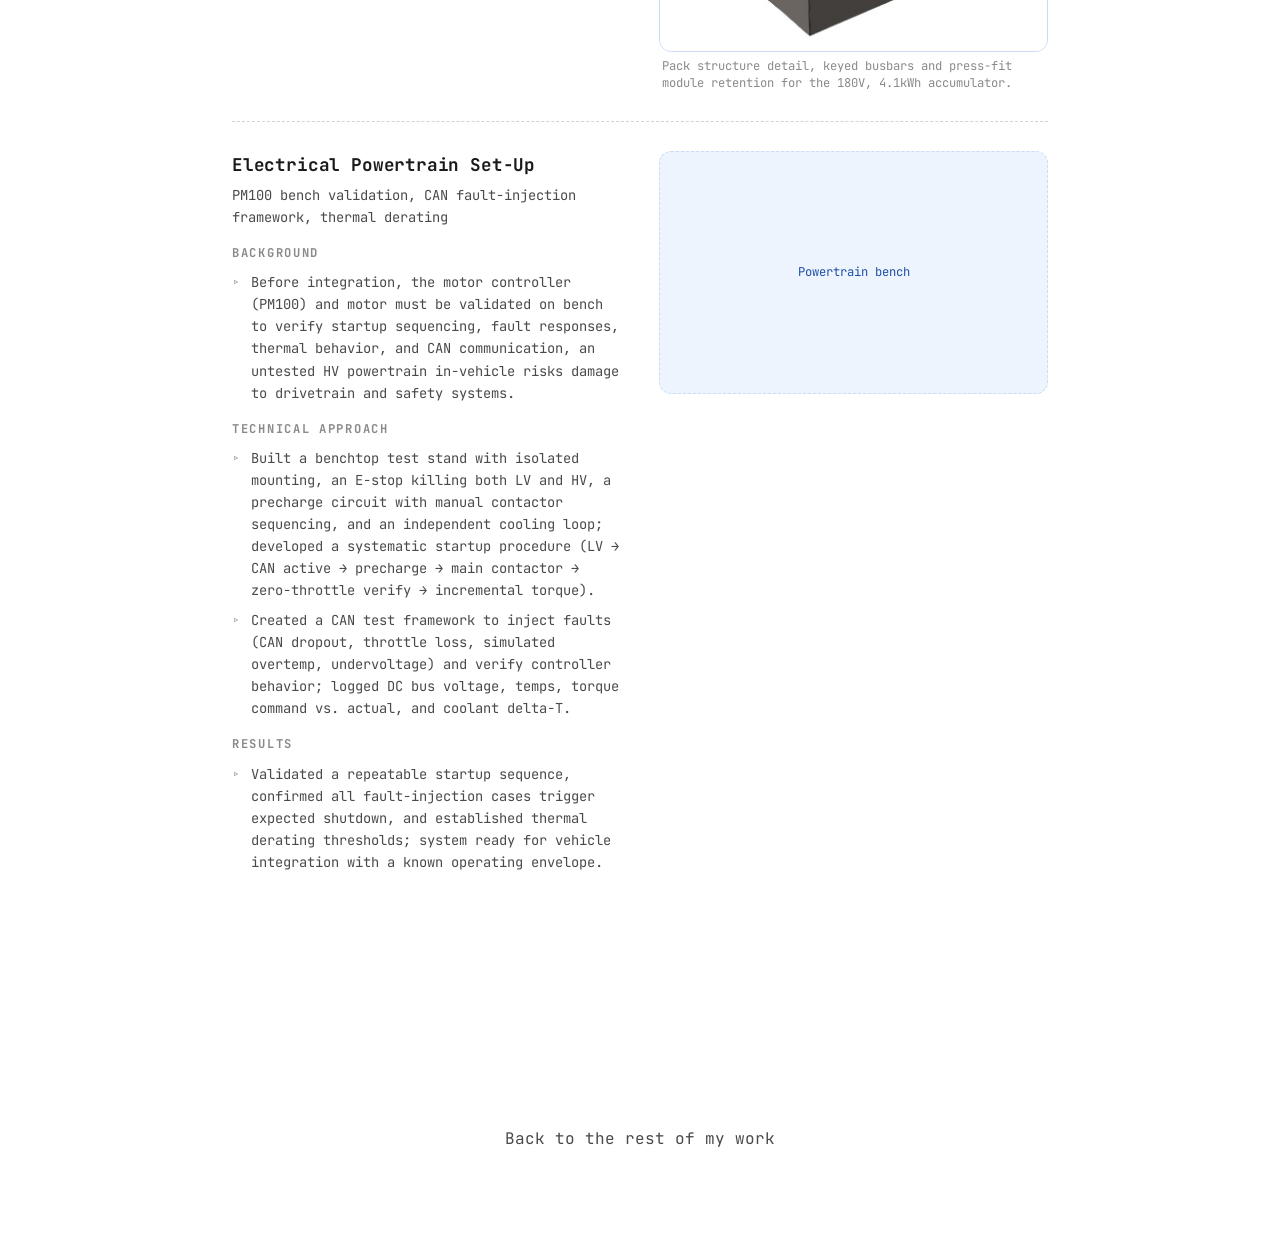
<file: projects/rubicon-ev/index.html>
<!DOCTYPE html>
<html lang="en">
<head>
<meta charset="UTF-8" />
<meta name="viewport" content="width=device-width, initial-scale=1.0" />
<script>
(function () {
  if (!location.hash) return;
  window.__ppPendingHash = location.hash;
  history.replaceState(null, '', location.pathname + location.search);
})();
</script>
<title>Rubicon EV &middot; Daniel Ortiz Valencia</title>
<meta name="description" content="As Chief Engineer of CSU&#x27;s first electric car, I owned the full vehicle architecture and supported the powertrain and suspension teams, managing timelines across six mechanical and" />
<meta property="og:title" content="Rubicon EV" />
<meta property="og:description" content="As Chief Engineer of CSU&#x27;s first electric car, I owned the full vehicle architecture and supported the powertrain and suspension teams, managing timelines across six mechanical and" />
<meta property="og:type" content="article" />
<link rel="icon" type="image/png" sizes="32x32" href="/favicon-32.png" />
<link rel="apple-touch-icon" sizes="180x180" href="/favicon-180.png" />
<link rel="preconnect" href="https://fonts.googleapis.com" />
<link href="https://fonts.googleapis.com/css2?family=JetBrains+Mono:wght@400;500;700;800&display=swap" rel="stylesheet" />
<link rel="stylesheet" href="../../styles.css" />
<link rel="stylesheet" href="../../assets/papers/paper-page.css" />
</head>
<body>

<div class="pp-stickytop">
  <header class="pp-topbar">
    <a class="pp-topbar-back" href="../../index.html#engineering"><span class="arrow">&larr;</span> Daniel Ortiz Valencia</a>
    <div class="pp-topbar-actions">
      <button id="theme-toggle" class="theme-toggle" type="button" aria-label="Toggle dark mode" title="Toggle dark mode">
        <span class="theme-icon-sun" aria-hidden="true">&#9728;</span><span class="theme-icon-moon" aria-hidden="true">&#9790;</span>
      </button>
    </div>
  </header>
  <div class="pp-storynav-wrap">
    <nav class="pp-storynav">
      <a href="#formula-sae-electric-vehicle-system-arch">Formula SAE Electric Vehicle System Architecture</a>
      <a href="#tractive-system-active-lights">Tractive System Active Lights</a>
      <a href="#brake-system-plausibility-design">Brake System Plausibility Design</a>
      <a href="#battery-pack-structure">Battery Pack Structure</a>
      <a href="#electrical-powertrain-set-up">Electrical Powertrain Set-Up</a>
    </nav>
  </div>
</div>

<section class="pp-hero pp-hero--diagram">
  <img src="../../assets/projects/rubicon/thumb.jpg" alt="Rubicon EV" width="720" height="540" />
  <div class="pp-hero-content">
    <div class="pp-hero-badges">
      <span class="pp-badge is-orange">FSAE 2025 EV</span><span class="pp-badge">Chief Engineer</span>
    </div>
    <h1 class="pp-hero-title">Rubicon EV</h1>
    <p class="pp-hero-sub">First CSU EV car, full vehicle electrical architecture & safety systems</p>
  </div>
</section>

<section class="pp-section pp-tldr">
  <div class="pp-section-inner">
    <div class="pp-prose"><p class="pp-lede">As Chief Engineer of CSU's first electric car, I owned the full vehicle architecture and supported the powertrain and suspension teams, managing timelines across six mechanical and electrical subteams to deliver the first FSAE EV prototype in the Rocky Mountain region.</p></div>
  </div>
</section>

<section class="pp-section">
  <div class="pp-section-inner">
<div class="car-body">
        <p class="car-intro">As Chief Engineer of CSU's first electric car, I owned the full vehicle architecture and supported the powertrain and suspension teams, managing timelines across six mechanical and electrical subteams to deliver the first FSAE EV prototype in the Rocky Mountain region.</p>

        <div class="sub">
          <div class="sub-text">
            <div class="sub-title" id="formula-sae-electric-vehicle-system-arch">Formula SAE Electric Vehicle System Architecture</div>
            <div class="sub-blurb">Full HV, LV &amp; safety architecture, bench-testable before integration</div>
            <h4>Context</h4><ul>
              <li>Integrated HV powertrain and LV controls into one vehicle-level design meeting FSAE shutdown and safety requirements.</li>
              <li>Coordinated interfaces across inverter PM100DX, Orion VMS2, accumulator, and vehicle controls with mixed signal types.</li>
              <li>Needed a bench-testable architecture to validate interlocks and communication before accumulator integration.</li>
            </ul>
            <h4>Technical Approach</h4><ul>
              <li>Engineered full HV, LV, and safety system architecture and interfaces.</li>
              <li>Defined shutdown, interlock, and communication paths (CAN, analog, digital).</li>
              <li>Created complete KiCad schematics from component datasheets.</li>
            </ul>
            <h4>Results</h4><ul>
              <li>Delivered complete electrical schematics used by all subteams.</li>
              <li>Enabled bench testing of HV, LV, and safety interactions before vehicle integration.</li>
              <li>Reduced integration risk during first high-voltage power-up.</li>
            </ul>
          </div>
          <div class="sub-photos" data-label="System architecture" data-media='[{"src":"../../assets/projects/rubicon/sysarch.svg","caption":"Full vehicle electrical system architecture, power distribution, safety interlocks and CAN topology (KiCad)."},{"src":"../../assets/projects/rubicon/systemarchitecture.jpg","caption":"PM100DX powertrain wiring diagram, 12VDC converters, cooling pump, APPS/brake, resolver, EMRAX, precharge relay, AIRs and J1/J2 connector pinouts."}]'></div>
        </div>

        <div class="sub">
          <div class="sub-text">
            <div class="sub-title" id="tractive-system-active-lights">Tractive System Active Lights</div>
            <div class="sub-blurb">Galvanically isolated HV/LV PCB, 60V threshold detection &amp; 555 blink timing</div>
            <h4>Context</h4><ul>
              <li>FSAE rules require visible HV indication: solid red above 60V DC (live), blinking green below 60V (safe), incorrect indication is immediate disqualification.</li>
            </ul>
            <h4>Approach</h4><ul>
              <li>Split the PCB into galvanically isolated HV and LV sections with a 0.3mm creepage barrier, isolated DC-DC converter, and optocoupler relay; HV side uses a resistor divider for comparator threshold detection, LV side drives a 555 timer for the green blink and red enable logic.</li>
            </ul>
            <h4>Results</h4><ul>
              <li>Delivered KiCad schematic and PCB layout with clear HV/LV boundary marking, comparator-based 60V detection, and 555-based blink timing meeting FSAE visibility and frequency requirements.</li>
            </ul>
          </div>
          <div class="sub-photos" data-label="Active lights PCB" data-media='[{"src":"../../assets/projects/rubicon/lights-1.jpg","caption":"Active-lights driver board layout, isolated high-voltage and low-voltage domains with comparator-based 60V detection."},{"src":"../../assets/projects/rubicon/lights-2.svg","caption":"Active-lights schematic, 555-based blink timing meeting FSAE visibility and frequency requirements (KiCad)."}]'></div>
        </div>

        <div class="sub">
          <div class="sub-text">
            <div class="sub-title" id="brake-system-plausibility-design">Brake System Plausibility Design</div>
            <div class="sub-blurb">Hardware brake/throttle conflict detection, latched shutdown, all fault modes tested</div>
            <h4>Background</h4><ul>
              <li>FSAE rules require hardware-based detection of simultaneous brake and throttle, if accelerator exceeds threshold while braking, the system must open shutdown and latch the fault until manual reset; software-only solutions are prohibited.</li>
            </ul>
            <h4>Technical Approach</h4><ul>
              <li>Partitioned the circuit into independent brake and accelerator monitoring sections, each with LM393 comparators checking voltage bounds and signal-loss via pull-up resistors.</li>
              <li>Combined fault conditions through logic gates (74AHC1G02) feeding a latched relay driver (TLP241A); included test points (TP1 to TP9) for calibration and fault injection.</li>
            </ul>
            <h4>Results</h4><ul>
              <li>Completed schematic, PCB layout, and 3D model in KiCad; bench-tested all fault modes confirming correct latch behavior and that shutdown opens within timing requirements.</li>
            </ul>
          </div>
          <div class="sub-photos" data-label="Brake plausibility" data-media='[{"src":"../../assets/projects/rubicon/brake-1.jpg","caption":"Brake-system plausibility PCB, independent brake and accelerator monitoring sections."},{"src":"../../assets/projects/rubicon/brake-2.jpg","caption":"Board layout detail with test points (TP1 to TP9) for calibration and fault injection."},{"src":"../../assets/projects/rubicon/brake-3.svg","caption":"Plausibility-detection schematic, LM393 comparators feeding a latched relay driver."}]'></div>
        </div>

        <div class="sub">
          <div class="sub-text">
            <div class="sub-title" id="battery-pack-structure">Battery Pack Structure</div>
            <div class="sub-blurb">First CSU EV accumulator, 180V, 4.1kWh pack, 50 pre-made modules</div>
            <h4>Background</h4><ul>
              <li>First EV accumulator for CSU required integrating 50 pre-made 8p modules (CIE Solutions Lithium Block, Molicel P28A) into a structural container meeting FSAE flame-retardant, isolation, and serviceability requirements, no prior team knowledge existed.</li>
            </ul>
            <h4>Technical Approach</h4><ul>
              <li>Collaborated with a mechanical engineer to define the container: 1018 cold-rolled steel welded enclosure, Garolite G10 interior for HV isolation, laser-cut acrylic module cases, and 9200FR flame-retardant epoxy for bonding.</li>
            </ul>
            <h4>Results</h4><ul>
              <li>Delivered a functional 180V, 4.1kWh pack integrated with Orion BMS 2 and safety electronics; directly informed next-gen 90s5p pack design decisions.</li>
            </ul>
            <div class="sub-links">
              <a class="btn ghost" href="#" data-attachment="Accumulator_Design_RAM_RACING_2025.pdf">📄 Accumulator Design Report (PDF)</a>
            </div>
          </div>
          <div class="sub-photos" data-label="Battery pack structure" data-media='[{"src":"../../assets/projects/rr26ev/struct-1.jpg","caption":"Module / segment containment geometry, 50 pre-made 8p modules in a welded steel enclosure with Garolite isolation."},{"src":"../../assets/projects/rr26ev/struct-2.jpg","caption":"Pack structure detail, keyed busbars and press-fit module retention for the 180V, 4.1kWh accumulator."}]'></div>
        </div>

        <div class="sub">
          <div class="sub-text">
            <div class="sub-title" id="electrical-powertrain-set-up">Electrical Powertrain Set-Up</div>
            <div class="sub-blurb">PM100 bench validation, CAN fault-injection framework, thermal derating</div>
            <h4>Background</h4><ul>
              <li>Before integration, the motor controller (PM100) and motor must be validated on bench to verify startup sequencing, fault responses, thermal behavior, and CAN communication, an untested HV powertrain in-vehicle risks damage to drivetrain and safety systems.</li>
            </ul>
            <h4>Technical Approach</h4><ul>
              <li>Built a benchtop test stand with isolated mounting, an E-stop killing both LV and HV, a precharge circuit with manual contactor sequencing, and an independent cooling loop; developed a systematic startup procedure (LV → CAN active → precharge → main contactor → zero-throttle verify → incremental torque).</li>
              <li>Created a CAN test framework to inject faults (CAN dropout, throttle loss, simulated overtemp, undervoltage) and verify controller behavior; logged DC bus voltage, temps, torque command vs. actual, and coolant delta-T.</li>
            </ul>
            <h4>Results</h4><ul>
              <li>Validated a repeatable startup sequence, confirmed all fault-injection cases trigger expected shutdown, and established thermal derating thresholds; system ready for vehicle integration with a known operating envelope.</li>
            </ul>
          </div>
          <div class="sub-photos" data-label="Powertrain bench" data-media='[{"src":"../../assets/projects/rubicon/powertrain.mp4","type":"video","caption":"PM100 powertrain bench validation, startup sequencing and fault-injection testing."}]'></div>
        </div>
      </div>
  </div>
</section>

<section class="pp-section pp-close">
  <div class="pp-section-inner">
    <div class="pp-prose">
      <p><a href="../../index.html#engineering">Back to the rest of my work</a></p>
    </div>
  </div>
</section>

<script src="../../assets/papers/project-gallery.js"></script>
<script src="../../assets/papers/paper-page.js"></script>
</body>
</html>
</file>
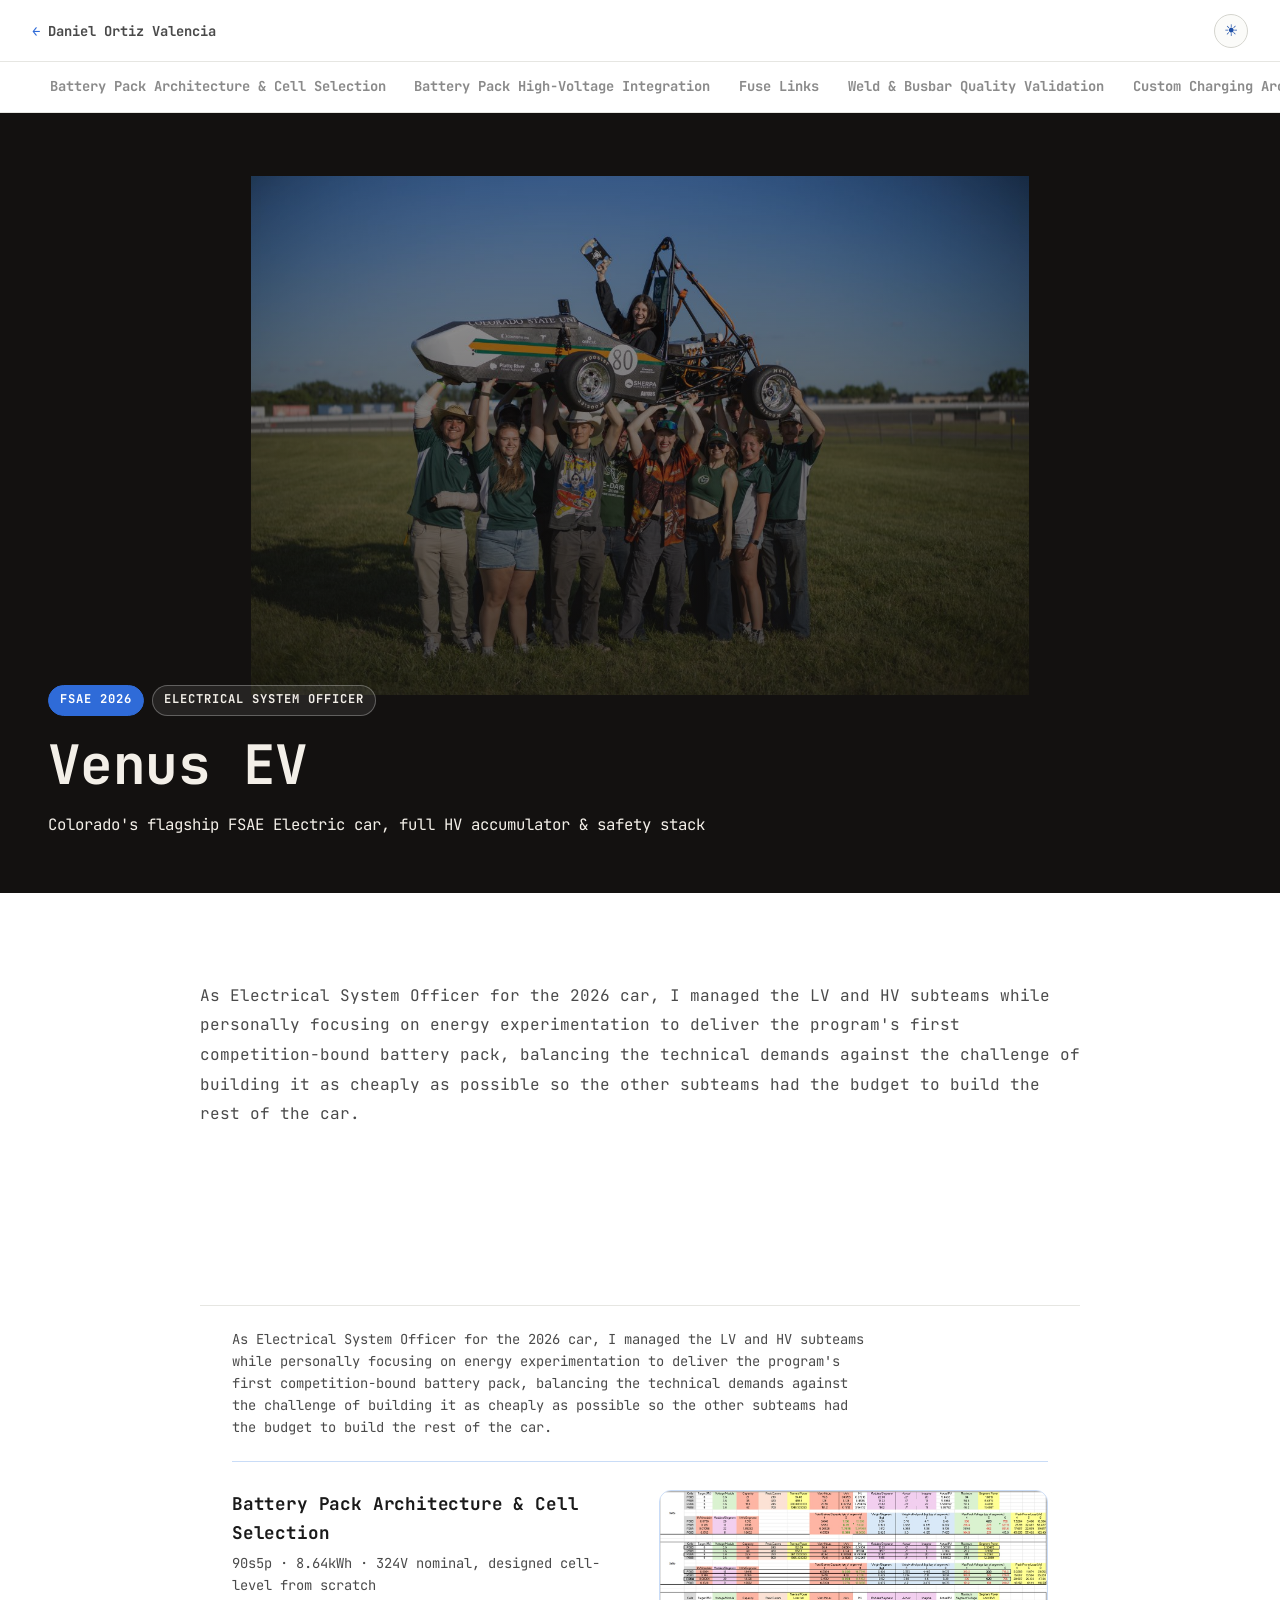
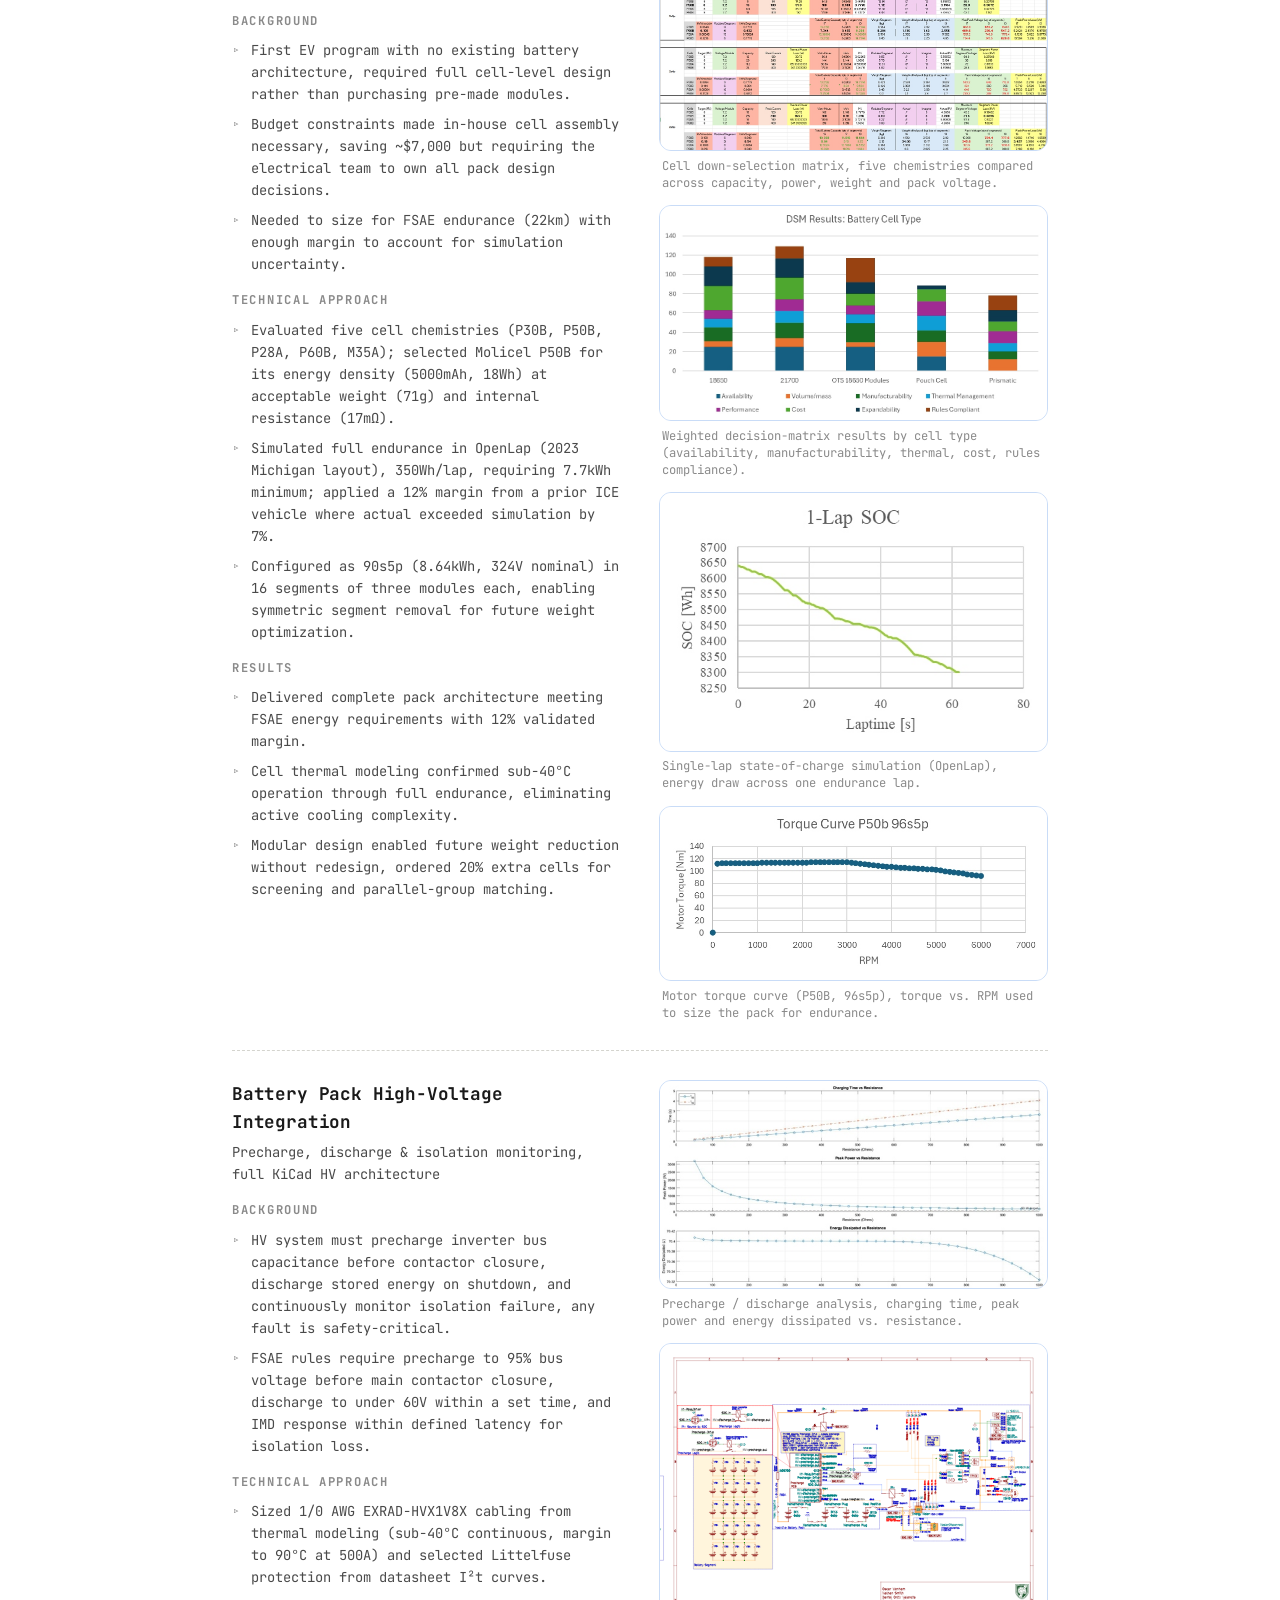
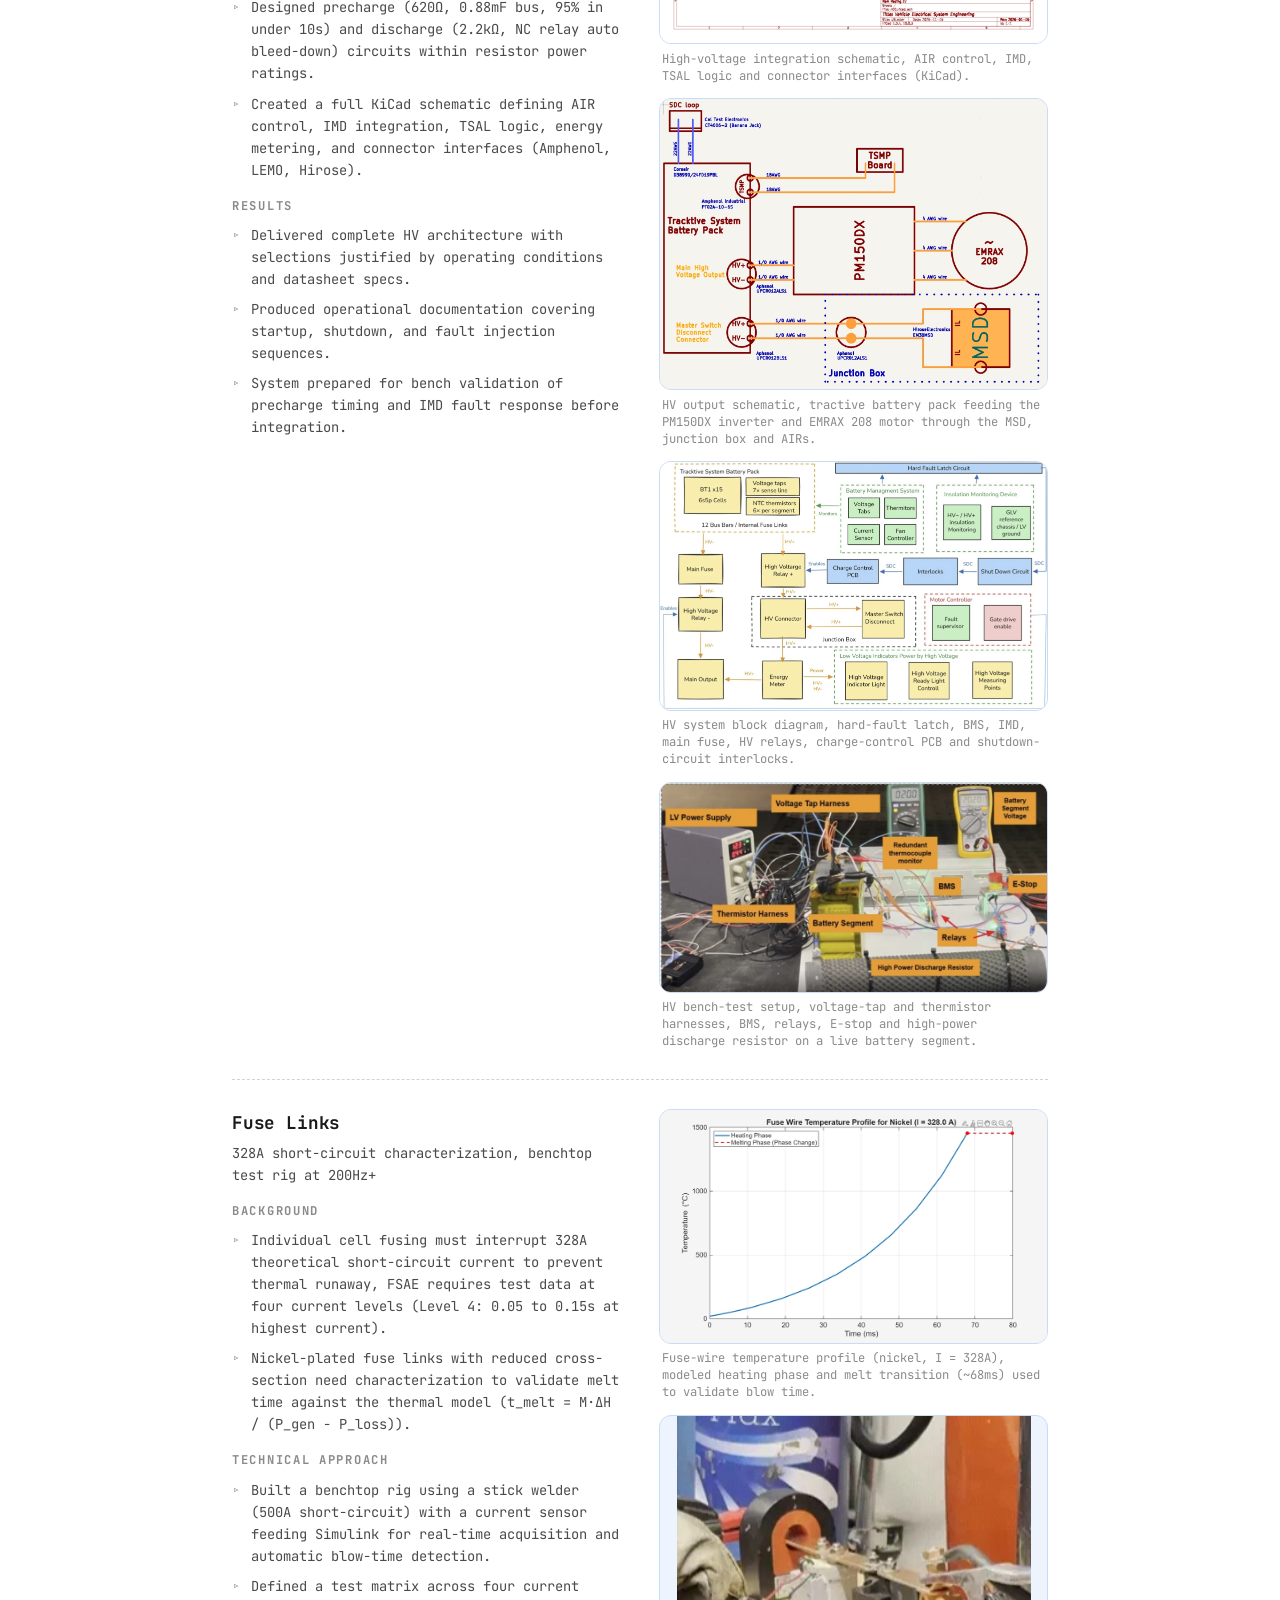
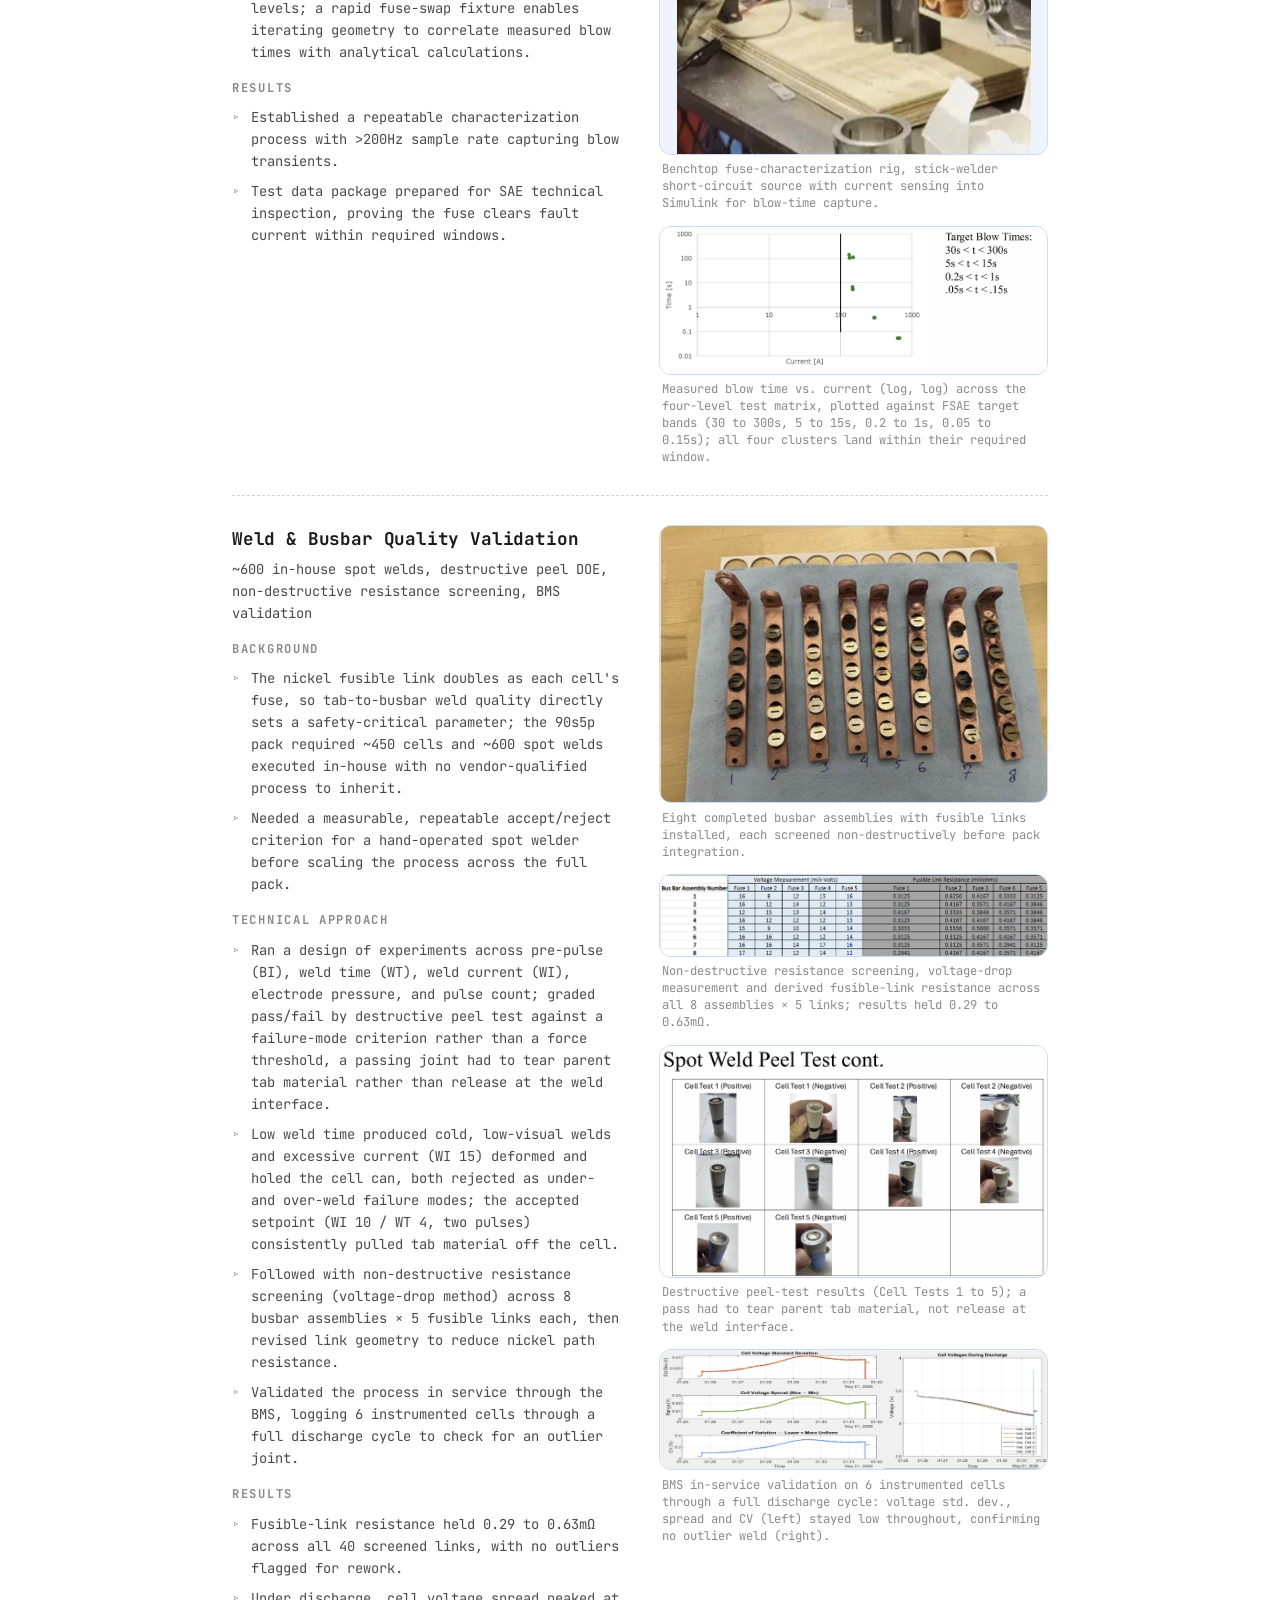
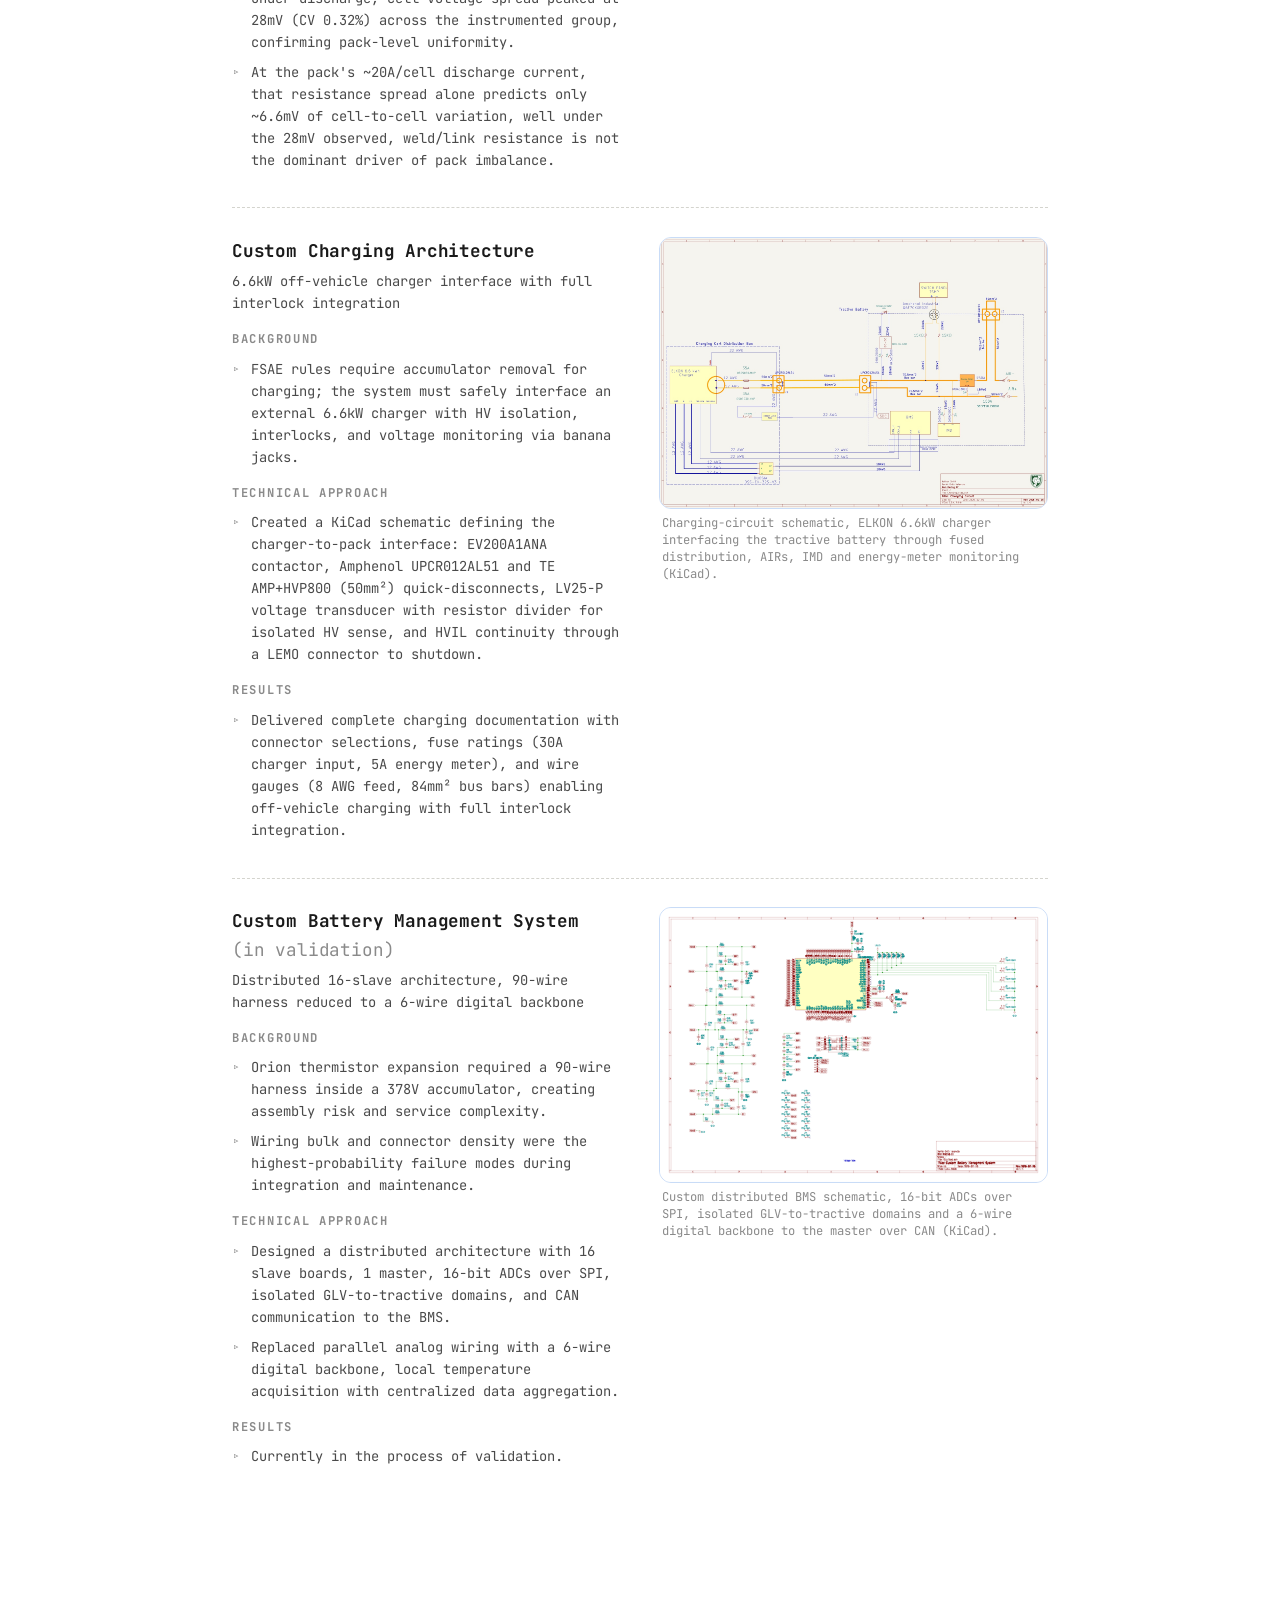
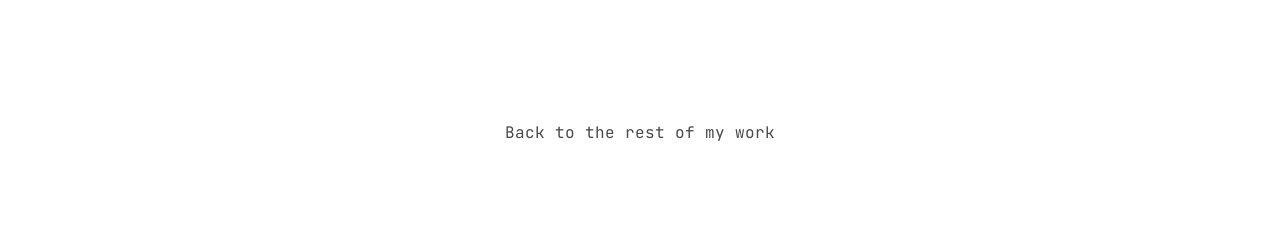
<file: projects/venus-ev/index.html>
<!DOCTYPE html>
<html lang="en">
<head>
<meta charset="UTF-8" />
<meta name="viewport" content="width=device-width, initial-scale=1.0" />
<script>
(function () {
  if (!location.hash) return;
  window.__ppPendingHash = location.hash;
  history.replaceState(null, '', location.pathname + location.search);
})();
</script>
<title>Venus EV &middot; Daniel Ortiz Valencia</title>
<meta name="description" content="As Electrical System Officer for the 2026 car, I managed the LV and HV subteams while personally focusing on energy experimentation to deliver the program&#x27;s first competition-bound" />
<meta property="og:title" content="Venus EV" />
<meta property="og:description" content="As Electrical System Officer for the 2026 car, I managed the LV and HV subteams while personally focusing on energy experimentation to deliver the program&#x27;s first competition-bound" />
<meta property="og:type" content="article" />
<link rel="icon" type="image/png" sizes="32x32" href="/favicon-32.png" />
<link rel="apple-touch-icon" sizes="180x180" href="/favicon-180.png" />
<link rel="preconnect" href="https://fonts.googleapis.com" />
<link href="https://fonts.googleapis.com/css2?family=JetBrains+Mono:wght@400;500;700;800&display=swap" rel="stylesheet" />
<link rel="stylesheet" href="../../styles.css" />
<link rel="stylesheet" href="../../assets/papers/paper-page.css" />
</head>
<body>

<div class="pp-stickytop">
  <header class="pp-topbar">
    <a class="pp-topbar-back" href="../../index.html#engineering"><span class="arrow">&larr;</span> Daniel Ortiz Valencia</a>
    <div class="pp-topbar-actions">
      <button id="theme-toggle" class="theme-toggle" type="button" aria-label="Toggle dark mode" title="Toggle dark mode">
        <span class="theme-icon-sun" aria-hidden="true">&#9728;</span><span class="theme-icon-moon" aria-hidden="true">&#9790;</span>
      </button>
    </div>
  </header>
  <div class="pp-storynav-wrap">
    <nav class="pp-storynav">
      <a href="#battery-pack-architecture-cell-selection">Battery Pack Architecture & Cell Selection</a>
      <a href="#battery-pack-high-voltage-integration">Battery Pack High-Voltage Integration</a>
      <a href="#fuse-links">Fuse Links</a>
      <a href="#weld-busbar-quality-validation">Weld & Busbar Quality Validation</a>
      <a href="#custom-charging-architecture">Custom Charging Architecture</a>
      <a href="#custom-battery-management-system-in-vali">Custom Battery Management System (in validation)</a>
    </nav>
  </div>
</div>

<section class="pp-hero pp-hero--diagram">
  <img src="../../assets/projects/rr26ev/thumb.jpg" alt="Venus EV" width="1280" height="853" />
  <div class="pp-hero-content">
    <div class="pp-hero-badges">
      <span class="pp-badge is-orange">FSAE 2026</span><span class="pp-badge">Electrical System Officer</span>
    </div>
    <h1 class="pp-hero-title">Venus EV</h1>
    <p class="pp-hero-sub">Colorado's flagship FSAE Electric car, full HV accumulator & safety stack</p>
  </div>
</section>

<section class="pp-section pp-tldr">
  <div class="pp-section-inner">
    <div class="pp-prose"><p class="pp-lede">As Electrical System Officer for the 2026 car, I managed the LV and HV subteams while personally focusing on energy experimentation to deliver the program's first competition-bound battery pack, balancing the technical demands against the challenge of building it as cheaply as possible so the other subteams had the budget to build the rest of the car.</p></div>
  </div>
</section>

<section class="pp-section">
  <div class="pp-section-inner">
<div class="car-body">
        <p class="car-intro">As Electrical System Officer for the 2026 car, I managed the LV and HV subteams while personally focusing on energy experimentation to deliver the program's first competition-bound battery pack, balancing the technical demands against the challenge of building it as cheaply as possible so the other subteams had the budget to build the rest of the car.</p>

        <div class="sub">
          <div class="sub-text">
            <div class="sub-title" id="battery-pack-architecture-cell-selection">Battery Pack Architecture &amp; Cell Selection</div>
            <div class="sub-blurb">90s5p · 8.64kWh · 324V nominal, designed cell-level from scratch</div>
            <h4>Background</h4><ul>
              <li>First EV program with no existing battery architecture, required full cell-level design rather than purchasing pre-made modules.</li>
              <li>Budget constraints made in-house cell assembly necessary, saving ~$7,000 but requiring the electrical team to own all pack design decisions.</li>
              <li>Needed to size for FSAE endurance (22km) with enough margin to account for simulation uncertainty.</li>
            </ul>
            <h4>Technical Approach</h4><ul>
              <li>Evaluated five cell chemistries (P30B, P50B, P28A, P60B, M35A); selected Molicel P50B for its energy density (5000mAh, 18Wh) at acceptable weight (71g) and internal resistance (17mΩ).</li>
              <li>Simulated full endurance in OpenLap (2023 Michigan layout), 350Wh/lap, requiring 7.7kWh minimum; applied a 12% margin from a prior ICE vehicle where actual exceeded simulation by 7%.</li>
              <li>Configured as 90s5p (8.64kWh, 324V nominal) in 16 segments of three modules each, enabling symmetric segment removal for future weight optimization.</li>
            </ul>
            <h4>Results</h4><ul>
              <li>Delivered complete pack architecture meeting FSAE energy requirements with 12% validated margin.</li>
              <li>Cell thermal modeling confirmed sub-40°C operation through full endurance, eliminating active cooling complexity.</li>
              <li>Modular design enabled future weight reduction without redesign, ordered 20% extra cells for screening and parallel-group matching.</li>
            </ul>
          </div>
          <div class="sub-photos" data-label="Battery pack architecture" data-media='[{"src":"../../assets/projects/rr26ev/arch-1.jpg","caption":"Cell down-selection matrix, five chemistries compared across capacity, power, weight and pack voltage."},{"src":"../../assets/projects/rr26ev/arch-2.jpg","caption":"Weighted decision-matrix results by cell type (availability, manufacturability, thermal, cost, rules compliance)."},{"src":"../../assets/projects/rr26ev/arch-3.jpg","caption":"Single-lap state-of-charge simulation (OpenLap), energy draw across one endurance lap."},{"src":"../../assets/projects/rr26ev/arch-torque.jpg","caption":"Motor torque curve (P50B, 96s5p), torque vs. RPM used to size the pack for endurance."}]'></div>
        </div>

        <div class="sub">
          <div class="sub-text">
            <div class="sub-title" id="battery-pack-high-voltage-integration">Battery Pack High-Voltage Integration</div>
            <div class="sub-blurb">Precharge, discharge &amp; isolation monitoring, full KiCad HV architecture</div>
            <h4>Background</h4><ul>
              <li>HV system must precharge inverter bus capacitance before contactor closure, discharge stored energy on shutdown, and continuously monitor isolation failure, any fault is safety-critical.</li>
              <li>FSAE rules require precharge to 95% bus voltage before main contactor closure, discharge to under 60V within a set time, and IMD response within defined latency for isolation loss.</li>
            </ul>
            <h4>Technical Approach</h4><ul>
              <li>Sized 1/0 AWG EXRAD-HVX1V8X cabling from thermal modeling (sub-40°C continuous, margin to 90°C at 500A) and selected Littelfuse protection from datasheet I²t curves.</li>
              <li>Designed precharge (620Ω, 0.88mF bus, 95% in under 10s) and discharge (2.2kΩ, NC relay auto bleed-down) circuits within resistor power ratings.</li>
              <li>Created a full KiCad schematic defining AIR control, IMD integration, TSAL logic, energy metering, and connector interfaces (Amphenol, LEMO, Hirose).</li>
            </ul>
            <h4>Results</h4><ul>
              <li>Delivered complete HV architecture with selections justified by operating conditions and datasheet specs.</li>
              <li>Produced operational documentation covering startup, shutdown, and fault injection sequences.</li>
              <li>System prepared for bench validation of precharge timing and IMD fault response before integration.</li>
            </ul>
          </div>
          <div class="sub-photos" data-label="HV integration" data-media='[{"src":"../../assets/projects/rr26ev/hv-1.jpg","caption":"Precharge / discharge analysis, charging time, peak power and energy dissipated vs. resistance."},{"src":"../../assets/projects/rr26ev/hv-2.svg","caption":"High-voltage integration schematic, AIR control, IMD, TSAL logic and connector interfaces (KiCad)."},{"src":"../../assets/projects/rr26ev/hv-integration-2.jpg","caption":"HV output schematic, tractive battery pack feeding the PM150DX inverter and EMRAX 208 motor through the MSD, junction box and AIRs."},{"src":"../../assets/projects/rr26ev/hv-integration-4.jpg","caption":"HV system block diagram, hard-fault latch, BMS, IMD, main fuse, HV relays, charge-control PCB and shutdown-circuit interlocks."},{"src":"../../assets/projects/rr26ev/hv-integration-3.jpg","caption":"HV bench-test setup, voltage-tap and thermistor harnesses, BMS, relays, E-stop and high-power discharge resistor on a live battery segment."}]'></div>
        </div>

        <div class="sub">
          <div class="sub-text">
            <div class="sub-title" id="fuse-links">Fuse Links</div>
            <div class="sub-blurb">328A short-circuit characterization, benchtop test rig at 200Hz+</div>
            <h4>Background</h4><ul>
              <li>Individual cell fusing must interrupt 328A theoretical short-circuit current to prevent thermal runaway, FSAE requires test data at four current levels (Level 4: 0.05 to 0.15s at highest current).</li>
              <li>Nickel-plated fuse links with reduced cross-section need characterization to validate melt time against the thermal model (t_melt = M·ΔH / (P_gen - P_loss)).</li>
            </ul>
            <h4>Technical Approach</h4><ul>
              <li>Built a benchtop rig using a stick welder (500A short-circuit) with a current sensor feeding Simulink for real-time acquisition and automatic blow-time detection.</li>
              <li>Defined a test matrix across four current levels; a rapid fuse-swap fixture enables iterating geometry to correlate measured blow times with analytical calculations.</li>
            </ul>
            <h4>Results</h4><ul>
              <li>Established a repeatable characterization process with &gt;200Hz sample rate capturing blow transients.</li>
              <li>Test data package prepared for SAE technical inspection, proving the fuse clears fault current within required windows.</li>
            </ul>
          </div>
          <div class="sub-photos" data-label="Fuse-link characterization" data-media='[{"src":"../../assets/projects/rr26ev/fuse-1.jpg","caption":"Fuse-wire temperature profile (nickel, I = 328A), modeled heating phase and melt transition (~68ms) used to validate blow time."},{"src":"../../assets/projects/rr26ev/fuse-2.jpg","caption":"Benchtop fuse-characterization rig, stick-welder short-circuit source with current sensing into Simulink for blow-time capture."},{"src":"../../assets/projects/rr26ev/fuse-3.png","caption":"Measured blow time vs. current (log, log) across the four-level test matrix, plotted against FSAE target bands (30 to 300s, 5 to 15s, 0.2 to 1s, 0.05 to 0.15s); all four clusters land within their required window."}]'></div>
        </div>

        <div class="sub">
          <div class="sub-text">
            <div class="sub-title" id="weld-busbar-quality-validation">Weld &amp; Busbar Quality Validation</div>
            <div class="sub-blurb">~600 in-house spot welds, destructive peel DOE, non-destructive resistance screening, BMS validation</div>
            <h4>Background</h4><ul>
              <li>The nickel fusible link doubles as each cell's fuse, so tab-to-busbar weld quality directly sets a safety-critical parameter; the 90s5p pack required ~450 cells and ~600 spot welds executed in-house with no vendor-qualified process to inherit.</li>
              <li>Needed a measurable, repeatable accept/reject criterion for a hand-operated spot welder before scaling the process across the full pack.</li>
            </ul>
            <h4>Technical Approach</h4><ul>
              <li>Ran a design of experiments across pre-pulse (BI), weld time (WT), weld current (WI), electrode pressure, and pulse count; graded pass/fail by destructive peel test against a failure-mode criterion rather than a force threshold, a passing joint had to tear parent tab material rather than release at the weld interface.</li>
              <li>Low weld time produced cold, low-visual welds and excessive current (WI 15) deformed and holed the cell can, both rejected as under- and over-weld failure modes; the accepted setpoint (WI 10 / WT 4, two pulses) consistently pulled tab material off the cell.</li>
              <li>Followed with non-destructive resistance screening (voltage-drop method) across 8 busbar assemblies × 5 fusible links each, then revised link geometry to reduce nickel path resistance.</li>
              <li>Validated the process in service through the BMS, logging 6 instrumented cells through a full discharge cycle to check for an outlier joint.</li>
            </ul>
            <h4>Results</h4><ul>
              <li>Fusible-link resistance held 0.29 to 0.63mΩ across all 40 screened links, with no outliers flagged for rework.</li>
              <li>Under discharge, cell voltage spread peaked at 28mV (CV 0.32%) across the instrumented group, confirming pack-level uniformity.</li>
              <li>At the pack's ~20A/cell discharge current, that resistance spread alone predicts only ~6.6mV of cell-to-cell variation, well under the 28mV observed, weld/link resistance is not the dominant driver of pack imbalance.</li>
            </ul>
          </div>
          <div class="sub-photos" data-label="Weld & busbar validation" data-media='[{"src":"../../assets/projects/rr26ev/weld-2.png","caption":"Eight completed busbar assemblies with fusible links installed, each screened non-destructively before pack integration."},{"src":"../../assets/projects/rr26ev/weld-3.png","caption":"Non-destructive resistance screening, voltage-drop measurement and derived fusible-link resistance across all 8 assemblies × 5 links; results held 0.29 to 0.63mΩ."},{"src":"../../assets/projects/rr26ev/weld-1.png","caption":"Destructive peel-test results (Cell Tests 1 to 5); a pass had to tear parent tab material, not release at the weld interface."},{"src":"../../assets/projects/rr26ev/weld-4.png","caption":"BMS in-service validation on 6 instrumented cells through a full discharge cycle: voltage std. dev., spread and CV (left) stayed low throughout, confirming no outlier weld (right)."}]'></div>
        </div>

        <div class="sub">
          <div class="sub-text">
            <div class="sub-title" id="custom-charging-architecture">Custom Charging Architecture</div>
            <div class="sub-blurb">6.6kW off-vehicle charger interface with full interlock integration</div>
            <h4>Background</h4><ul>
              <li>FSAE rules require accumulator removal for charging; the system must safely interface an external 6.6kW charger with HV isolation, interlocks, and voltage monitoring via banana jacks.</li>
            </ul>
            <h4>Technical Approach</h4><ul>
              <li>Created a KiCad schematic defining the charger-to-pack interface: EV200A1ANA contactor, Amphenol UPCR012AL51 and TE AMP+HVP800 (50mm²) quick-disconnects, LV25-P voltage transducer with resistor divider for isolated HV sense, and HVIL continuity through a LEMO connector to shutdown.</li>
            </ul>
            <h4>Results</h4><ul>
              <li>Delivered complete charging documentation with connector selections, fuse ratings (30A charger input, 5A energy meter), and wire gauges (8 AWG feed, 84mm² bus bars) enabling off-vehicle charging with full interlock integration.</li>
            </ul>
          </div>
          <div class="sub-photos" data-label="Charging architecture" data-media='[{"src":"../../assets/projects/rr26ev/charging-1.jpg","caption":"Charging-circuit schematic, ELKON 6.6kW charger interfacing the tractive battery through fused distribution, AIRs, IMD and energy-meter monitoring (KiCad)."}]'></div>
        </div>

        <div class="sub">
          <div class="sub-text">
            <div class="sub-title" id="custom-battery-management-system-in-vali">Custom Battery Management System <span style="color:var(--ink-faint);font-weight:400">(in validation)</span></div>
            <div class="sub-blurb">Distributed 16-slave architecture, 90-wire harness reduced to a 6-wire digital backbone</div>
            <h4>Background</h4><ul>
              <li>Orion thermistor expansion required a 90-wire harness inside a 378V accumulator, creating assembly risk and service complexity.</li>
              <li>Wiring bulk and connector density were the highest-probability failure modes during integration and maintenance.</li>
            </ul>
            <h4>Technical Approach</h4><ul>
              <li>Designed a distributed architecture with 16 slave boards, 1 master, 16-bit ADCs over SPI, isolated GLV-to-tractive domains, and CAN communication to the BMS.</li>
              <li>Replaced parallel analog wiring with a 6-wire digital backbone, local temperature acquisition with centralized data aggregation.</li>
            </ul>
            <h4>Results</h4><ul><li>Currently in the process of validation.</li></ul>
          </div>
          <div class="sub-photos" data-label="Custom BMS" data-media='[{"src":"../../assets/projects/rr26ev/bms-schematic.svg","caption":"Custom distributed BMS schematic, 16-bit ADCs over SPI, isolated GLV-to-tractive domains and a 6-wire digital backbone to the master over CAN (KiCad)."}]'></div>
        </div>
      </div>
  </div>
</section>

<section class="pp-section pp-close">
  <div class="pp-section-inner">
    <div class="pp-prose">
      <p><a href="../../index.html#engineering">Back to the rest of my work</a></p>
    </div>
  </div>
</section>

<script src="../../assets/papers/project-gallery.js"></script>
<script src="../../assets/papers/paper-page.js"></script>
</body>
</html>
</file>
<file: styles.css>
/* ============================================================
   Daniel Ortiz Valencia · Research
   Academic homepage. Shares its design tokens with the
   engineering portfolio so the project pages under /papers/
   render identically on both sites.
   ============================================================ */

:root {
  --white: #ffffff;
  --paper: #fbfbf9;
  --ink: #1a1a1a;
  --ink-soft: #4a4a4a;
  --ink-faint: #8a8a8a;
  --line: #e6e6e2;
  --line-strong: #d4d4ce;

  /* The accent keeps the orange-* token names so the project pages under
     /papers/ pick it up unchanged. The research site reads blue; the
     engineering portfolio stays orange. */
  --orange: #2f6bd8;
  --orange-deep: #1d4fa8;
  --orange-soft: #c9dcf7;
  --orange-tint: #eef4fd;

  --mono: 'JetBrains Mono', 'SFMono-Regular', 'Menlo', monospace;

  --text-2xl: clamp(1.8rem, 3.5vw, 2.6rem);
  --text-xl: clamp(1.35rem, 2.2vw, 1.7rem);
  --text-lg: 1.1rem;
  --text-base: 0.98rem;
  --text-sm: 0.86rem;
  --text-xs: 0.76rem;

  --maxw: 1500px;
  --readw: 980px;
  --radius: 14px;
  --radius-lg: 20px;

  --shadow-sm: 0 1px 3px rgba(0,0,0,0.05);
  --shadow-md: 0 8px 30px rgba(0,0,0,0.07);

  --header-bg: rgba(255,255,255,0.88);
  --kw-bg: var(--paper);
  --on-orange: #ffffff;
  color-scheme: light;
}

[data-theme="dark"] {
  --white: #111114;
  --paper: #1a1a1e;
  --ink: #f1efea;
  --ink-soft: #c2c0b9;
  --ink-faint: #7d7c76;
  --line: #2a2a2e;
  --line-strong: #3a3a3f;

  --orange: #6ea8fe;
  --orange-deep: #93c0ff;
  --orange-soft: #1f3a5f;
  --orange-tint: #13233a;

  --header-bg: rgba(17,17,20,0.88);
  --kw-bg: #1f1f23;
  --on-orange: #0b1220;

  --shadow-sm: 0 1px 3px rgba(0,0,0,0.4);
  --shadow-md: 0 8px 30px rgba(0,0,0,0.5);
  color-scheme: dark;
}

* { margin: 0; padding: 0; box-sizing: border-box; }
html { scroll-behavior: smooth; scroll-padding-top: 86px; }
body {
  font-family: var(--mono);
  background: var(--white);
  color: var(--ink);
  line-height: 1.6;
  -webkit-font-smoothing: antialiased;
  font-size: var(--text-base);
  transition: background .25s ease, color .25s ease;
}
a { color: inherit; text-decoration: none; }
img { max-width: 100%; }

/* ---------- Theme toggle (shared with the paper pages) ---------- */
.theme-toggle {
  margin-left: .8rem; width: 34px; height: 34px; border-radius: 50%;
  border: 1px solid var(--line-strong); background: var(--paper);
  color: var(--orange-deep); cursor: pointer; font-family: var(--mono);
  display: inline-flex; align-items: center; justify-content: center;
  transition: background .2s ease, border-color .2s ease, color .2s ease, transform .2s ease;
  font-size: 1rem; line-height: 1; padding: 0;
}
.theme-toggle:hover { border-color: var(--orange); color: var(--orange); transform: translateY(-1px); }
.theme-toggle .theme-icon-moon { display: none; }
[data-theme="dark"] .theme-toggle .theme-icon-sun { display: none; }
[data-theme="dark"] .theme-toggle .theme-icon-moon { display: inline; }

/* ---------- Header ---------- */
.site-header {
  position: sticky; top: 0; z-index: 50;
  background: var(--header-bg);
  backdrop-filter: blur(10px) saturate(1.4);
  -webkit-backdrop-filter: blur(10px) saturate(1.4);
  border-bottom: 1px solid var(--line);
}
.site-header-inner {
  max-width: var(--readw); margin: 0 auto;
  padding: .8rem clamp(1.1rem, 4vw, 2rem);
  display: flex; align-items: center; justify-content: space-between; gap: 1rem;
}
.site-nav { display: flex; align-items: center; gap: 1.3rem; font-size: var(--text-sm); }
.site-nav a { color: var(--ink-soft); font-weight: 500; }
.site-nav a:hover { color: var(--orange-deep); }

.wrap { max-width: var(--readw); margin: 0 auto; padding: 0 clamp(1.1rem, 4vw, 2rem); }

/* ---------- Intro ---------- */
.intro { display: grid; grid-template-columns: 290px 1fr; gap: clamp(1.5rem, 4vw, 3rem); padding: clamp(2.5rem, 6vw, 4rem) 0 2rem; align-items: start; }
.intro-photo { border-radius: var(--radius); overflow: hidden; border: 1px solid var(--line); background: var(--paper); }
.intro-photo img { display: block; width: 100%; height: auto; }
.intro-photo figcaption { font-size: var(--text-xs); color: var(--ink-faint); padding: .5rem .7rem; }
.intro-name { font-size: var(--text-2xl); font-weight: 800; letter-spacing: -0.02em; line-height: 1.1; }
.intro-contact { font-size: var(--text-sm); color: var(--ink-faint); margin-top: .35rem; }
.intro-bio { margin-top: 1.2rem; }
.intro-bio p { color: var(--ink-soft); margin-bottom: .9rem; max-width: 62ch; }
.intro-bio a { color: var(--orange-deep); border-bottom: 1px solid var(--orange-soft); }
.intro-bio a:hover { border-color: var(--orange); }
.intro-links { margin-top: 1.1rem; font-size: var(--text-sm); display: flex; flex-wrap: wrap; gap: .5rem; align-items: center; }
.intro-links a { color: var(--orange-deep); font-weight: 700; }
.intro-links a:hover { text-decoration: underline; }
.intro-links .sep { color: var(--line-strong); }

/* ---------- Section headings ---------- */
.section { padding: 2.4rem 0; border-top: 1px solid var(--line); }
.section-title { font-size: var(--text-xl); font-weight: 800; letter-spacing: -0.015em; margin-bottom: 1.4rem; }
.section-note { font-size: var(--text-sm); color: var(--ink-faint); margin: -0.9rem 0 1.4rem; max-width: 70ch; }

/* ---------- Updates ---------- */
.updates { display: flex; flex-direction: column; gap: .55rem; }
.update { display: grid; grid-template-columns: 92px 1fr; gap: 1rem; font-size: var(--text-sm); align-items: baseline; }
.update .when { color: var(--orange-deep); font-weight: 700; white-space: nowrap; }
.update .what { color: var(--ink-soft); line-height: 1.65; }
.update .what a { color: var(--ink); border-bottom: 1px solid var(--orange-soft); }
.update .what a:hover { border-color: var(--orange); }

/* ---------- Research entries ---------- */
.entry { display: grid; grid-template-columns: 210px 1fr; gap: clamp(1rem, 3vw, 1.9rem); padding: 1.5rem 0; border-bottom: 1px solid var(--line); align-items: start; }
.entry:last-child { border-bottom: none; }
.entry-thumb {
  border-radius: 10px; overflow: hidden; border: 1px solid var(--line);
  background: var(--paper); aspect-ratio: 16 / 10;
  display: flex; align-items: center; justify-content: center;
}
.entry-thumb img, .entry-thumb video { width: 100%; height: 100%; object-fit: cover; display: block; }
.entry-thumb.is-placeholder {
  background: var(--orange-tint); border-color: var(--orange-soft);
  color: var(--orange-deep); font-size: var(--text-xs); text-align: center;
  letter-spacing: .06em; line-height: 1.7;
}
.entry-thumb.is-placeholder small { color: var(--ink-faint); }
.intro--nophoto { grid-template-columns: 1fr; }
.entry-title { font-size: var(--text-lg); font-weight: 700; color: var(--orange-deep); line-height: 1.35; letter-spacing: -0.01em; display: inline-block; }
a.entry-title:hover { text-decoration: underline; }
/* entries with nothing public to link to yet */
.entry-title--plain { color: var(--ink); }
.entry-authors { font-size: var(--text-sm); color: var(--ink-soft); margin-top: .45rem; }
.entry-authors .me { font-weight: 700; color: var(--ink); }
.entry-venue { font-size: var(--text-sm); color: var(--ink-faint); font-style: italic; margin-top: .15rem; }
.entry-links { font-size: var(--text-sm); margin-top: .45rem; display: flex; flex-wrap: wrap; gap: .45rem; align-items: center; }
.entry-links a { color: var(--orange-deep); font-weight: 600; }
.entry-links a:hover { text-decoration: underline; }
.entry-links .sep { color: var(--line-strong); }
.entry-links .muted { color: var(--ink-faint); }
.entry-blurb { font-size: var(--text-sm); color: var(--ink-soft); margin-top: .7rem; max-width: 72ch; }

.entry-tag {
  display: inline-block; font-size: var(--text-xs); font-weight: 700;
  letter-spacing: .09em; text-transform: uppercase;
  color: var(--orange-deep); background: var(--orange-tint);
  border: 1px solid var(--orange-soft);
  padding: .12rem .5rem; border-radius: 999px; margin-bottom: .5rem;
}

/* ---------- Experience rows (role, not project) ---------- */
.xp { display: grid; grid-template-columns: 92px 1fr; gap: 1rem; padding: .2rem 0 1.6rem; align-items: start; }
.xp-when { font-size: var(--text-sm); font-weight: 700; color: var(--orange-deep); white-space: nowrap; padding-top: .15rem; }
.xp-role { font-size: var(--text-lg); font-weight: 700; letter-spacing: -0.01em; }
.xp-org { font-weight: 500; color: var(--ink-faint); }
.xp-points { list-style: none; margin: .6rem 0 0; padding: 0; }
.xp-points li { position: relative; padding-left: 1rem; font-size: var(--text-sm); color: var(--ink-soft); line-height: 1.7; margin-bottom: .3rem; }
.xp-points li::before { content: ""; position: absolute; left: 0; top: .72em; width: 5px; height: 5px; border-radius: 50%; background: var(--orange-soft); }

.xp-split { display: grid; grid-template-columns: 1fr 260px; gap: 1.5rem; align-items: start; margin-top: .75rem; }
.xp-lede { font-size: var(--text-sm); color: var(--ink-soft); line-height: 1.7; margin: 0 0 1.05rem; }
.xp-item { display: grid; grid-template-columns: 2.2rem 1fr; margin-bottom: .95rem; }
.xp-item:last-child { margin-bottom: 0; }
.xp-num { font-size: var(--text-xs); font-weight: 800; color: var(--orange-deep); letter-spacing: .04em; padding-top: .2rem; }
.xp-item h4 { font-size: var(--text-sm); font-weight: 700; color: var(--ink); margin: 0 0 .28rem; letter-spacing: -0.005em; }
.xp-item p { font-size: var(--text-sm); color: var(--ink-soft); line-height: 1.7; margin: 0; }
.xp-figure { margin: 0; border: 1px solid var(--line); border-radius: var(--radius); overflow: hidden; background: var(--kw-bg); }
.xp-figure img { display: block; width: 100%; height: auto; }
.xp-figure a { display: block; }
.xp-figcap { font-size: var(--text-xs); padding: .5rem .7rem; border-top: 1px solid var(--line); }
.xp-figcap a { color: var(--orange-deep); font-weight: 600; }
.xp-role a { color: inherit; border-bottom: 2px solid var(--orange-soft); }
.xp-role a:hover { color: var(--orange-deep); border-color: var(--orange); }

.sub-head { font-size: var(--text-base); font-weight: 700; color: var(--ink); margin: 1.6rem 0 .5rem; padding-top: 1.4rem; border-top: 1px solid var(--line); }
.section-note a { color: var(--orange-deep); border-bottom: 1px solid var(--orange-soft); }
.section-note a:hover { border-color: var(--orange); }

/* ---------- Logo thumbnails ---------- */
/* A square logo on its own black field: contain it so it is not cropped, and
   match the thumb background to the artwork so there is no visible seam. */
.entry-thumb--logo { background: #000; }
.entry-thumb--logo img { object-fit: contain; padding: .9rem; }

/* ---------- Group banner ---------- */
/* One wide image introducing a section that holds several entries. Capped so
   it sets the scene without pushing the entries below the fold. */
.group-figure {
  margin: 0 0 1.6rem; border: 1px solid var(--line); border-radius: var(--radius);
  overflow: hidden; background: var(--kw-bg); max-width: 560px;
}
.group-figure img { display: block; width: 100%; height: auto; }

/* ---------- Secondary work (engineering / Formula Student) ---------- */
.side-grid { display: grid; grid-template-columns: repeat(auto-fit, minmax(240px, 1fr)); gap: 1rem; }
.side-card {
  border: 1px solid var(--line); border-radius: var(--radius);
  padding: 1rem 1.1rem; background: var(--paper);
  transition: border-color .18s ease, transform .18s ease;
}
.side-card:hover { border-color: var(--orange-soft); transform: translateY(-2px); }
.side-card { overflow: hidden; padding: 0; display: flex; flex-direction: column; }
.side-thumb { display: block; aspect-ratio: 16 / 10; overflow: hidden; background: var(--kw-bg); border-bottom: 1px solid var(--line); }
.side-thumb img { width: 100%; height: 100%; object-fit: cover; display: block; }
.side-card .side-meta, .side-card h3, .side-card p { padding-left: 1.1rem; padding-right: 1.1rem; }
.side-card .side-meta { padding-top: .9rem; }
.side-card p { padding-bottom: 1.1rem; }
.side-card h3 { font-size: var(--text-base); font-weight: 700; margin-bottom: .3rem; }
.side-card p { font-size: var(--text-xs); color: var(--ink-faint); line-height: 1.65; }
.side-card .side-meta { font-size: var(--text-xs); color: var(--orange-deep); font-weight: 700; margin-bottom: .35rem; }

/* ---------- Footer ---------- */
.site-footer {
  border-top: 1px solid var(--line);
  padding: 2rem 0 2.6rem; margin-top: 1rem;
  font-size: var(--text-xs); color: var(--ink-faint);
  display: flex; flex-wrap: wrap; gap: .8rem; justify-content: space-between;
}

/* The figure needs a real text column beside it, so stack earlier than the
   page's main breakpoint. */
/* Four nav items no longer fit a phone at the desktop gap. */
@media (max-width: 520px) {
  .site-header-inner { padding-left: 1rem; padding-right: 1rem; gap: .6rem; }
  .site-nav { gap: .85rem; font-size: var(--text-xs); min-width: 0; }
}
@media (max-width: 900px) {
  .xp-split { grid-template-columns: 1fr; gap: 1.1rem; }
  .xp-figure { max-width: 340px; }
}
@media (max-width: 760px) {
  .intro { grid-template-columns: 1fr; }
  .intro-photo { max-width: 260px; }
  .entry { grid-template-columns: 1fr; }
  .entry-thumb { max-width: 320px; }
  .update { grid-template-columns: 78px 1fr; gap: .7rem; }
  .xp { grid-template-columns: 62px 1fr; gap: .7rem; }
  .xp-split { grid-template-columns: 1fr; gap: 1.1rem; }
  .xp-figure { max-width: 320px; }
}
@media (prefers-reduced-motion: reduce) {
  * { scroll-behavior: auto; }
  .side-card:hover { transform: none; }
}
</file>
<file: assets/papers/paper-page.css>
/* ============================================================
   PAPER PROJECT PAGES
   Shared styles for the dedicated, video-first paper pages
   (papers/<slug>/index.html). Inherits color/type tokens from
   the root styles.css — this file only adds new structure:
   hero video, sticky story-nav, narrative sections, inline
   video/figure embeds, stat callouts, dark "moment" bands.
   ============================================================ */

/* fixed-dark palette for dramatic bands — intentionally NOT tied to
   the light/dark theme toggle, so the contrast always reads correctly */
:root {
  --pp-dark-bg: #131110;
  --pp-dark-text: #f3efe8;
  --pp-dark-text-soft: #c9c4ba;
  --pp-dark-line: #2c2926;
}

/* ---------- Sticky chrome (top bar + story nav share one sticky box) ----------
   Both bars live in a single sticky container so the nav can never slide
   under the top bar. Anything that depends on their combined height reads
   it off the element instead of hardcoding a number. */
.pp-stickytop {
  position: sticky; top: 0; z-index: 50;
  background: var(--header-bg);
  backdrop-filter: blur(10px) saturate(1.4);
  -webkit-backdrop-filter: blur(10px) saturate(1.4);
}
.pp-topbar {
  display: flex; align-items: center; justify-content: space-between;
  gap: 1rem;
  padding: .85rem clamp(1rem, 4vw, 2rem);
  border-bottom: 1px solid var(--line);
}
.pp-topbar-back {
  display: inline-flex; align-items: center; gap: .5rem;
  font-size: var(--text-sm); font-weight: 700; color: var(--ink-soft);
}
.pp-topbar-back:hover { color: var(--orange-deep); }
.pp-topbar-back .arrow { color: var(--orange); }
.pp-topbar-actions { display: flex; align-items: center; gap: .6rem; }
.pp-topbar-actions .pp-btn { font-size: var(--text-xs); }

/* ---------- Hero ---------- */
.pp-hero {
  position: relative;
  min-height: min(92vh, 780px);
  display: flex; align-items: flex-end;
  overflow: hidden;
  background: var(--pp-dark-bg);
}
.pp-hero video, .pp-hero img, .pp-hero .pp-hero-poster {
  position: absolute; inset: 0;
  width: 100%; height: 100%;
  object-fit: cover;
  opacity: .55;
  /* pages can aim the crop at the part of the frame worth showing */
  object-position: var(--pp-poster-pos, center);
}
.pp-hero::after {
  content: ""; position: absolute; inset: 0;
  background: linear-gradient(180deg, rgba(19,17,16,.15) 0%, rgba(19,17,16,.55) 55%, rgba(19,17,16,.92) 100%);
}
.pp-hero-content {
  position: relative; z-index: 2;
  width: 100%; max-width: var(--maxw); margin: 0 auto;
  padding: 6rem clamp(1.25rem, 4vw, 3rem) 3.5rem;
  color: var(--pp-dark-text);
}
.pp-hero-badges { display: flex; flex-wrap: wrap; gap: .5rem; margin-bottom: 1.2rem; }
.pp-badge {
  display: inline-flex; align-items: center; gap: .4rem;
  font-size: var(--text-xs); font-weight: 700; letter-spacing: .08em; text-transform: uppercase;
  padding: .3rem .7rem; border-radius: 999px;
  border: 1px solid rgba(255,255,255,.28);
  background: rgba(255,255,255,.08);
  color: var(--pp-dark-text);
}
.pp-badge.is-orange { background: var(--orange); border-color: var(--orange); color: var(--on-orange); }
.pp-hero-title {
  font-family: var(--mono); font-weight: 700; letter-spacing: -0.01em;
  font-size: clamp(1.9rem, 4.4vw, 3.4rem);
  line-height: 1.12;
  max-width: 22ch;
  margin-bottom: 1rem;
  text-wrap: balance;
}
.pp-hero-subtitle {
  font-size: clamp(1rem, 1.6vw, 1.25rem);
  line-height: 1.55;
  color: var(--pp-dark-text-soft);
  max-width: 62ch;
  margin-bottom: 1.4rem;
}
.pp-hero-meta { font-size: var(--text-sm); color: var(--pp-dark-text-soft); }
.pp-hero-meta b { color: var(--pp-dark-text); font-weight: 700; }
.pp-scrolldown {
  position: absolute; left: 50%; bottom: 1.4rem; z-index: 2;
  transform: translateX(-50%);
  color: var(--pp-dark-text-soft); font-size: var(--text-xs);
  display: flex; flex-direction: column; align-items: center; gap: .35rem;
  letter-spacing: .1em; text-transform: uppercase;
  animation: ppBob 2s ease-in-out infinite;
}
@keyframes ppBob { 0%,100% { transform: translate(-50%, 0); } 50% { transform: translate(-50%, 6px); } }

/* ---------- Story nav (sticky, below topbar) ---------- */
.pp-storynav-wrap {
  border-bottom: 1px solid var(--line);
}
.pp-storynav {
  display: flex; gap: 1.6rem;
  max-width: var(--maxw); margin: 0 auto;
  padding: 0 clamp(1.25rem, 4vw, 3rem);
  overflow-x: auto; scrollbar-width: none;
}
.pp-storynav::-webkit-scrollbar { display: none; }
.pp-storynav a {
  flex-shrink: 0;
  font-size: var(--text-sm); font-weight: 700; color: var(--ink-faint);
  padding: .8rem .1rem; white-space: nowrap;
  border-bottom: 2px solid transparent;
  transition: color .15s ease, border-color .15s ease;
}
.pp-storynav a:hover { color: var(--ink); }
.pp-storynav a.is-active { color: var(--orange-deep); border-color: var(--orange); }

/* ---------- Sections ---------- */
/* scroll-margin keeps a section heading clear of the sticky chrome when
   the browser (rather than our own JS) does the scrolling. */
.pp-section { padding: clamp(3rem, 7vw, 5.5rem) clamp(1.25rem, 4vw, 3rem); scroll-margin-top: 110px; }
.pp-section-inner { max-width: 880px; margin: 0 auto; }
.pp-section--wide .pp-section-inner { max-width: 1100px; }
.pp-section--tint { background: var(--paper); }
.pp-section--dark { background: var(--pp-dark-bg); color: var(--pp-dark-text); border-top: 1px solid var(--pp-dark-line); border-bottom: 1px solid var(--pp-dark-line); }
.pp-section--dark .pp-eyebrow { color: var(--orange); }
.pp-section--dark .pp-section-title { color: var(--pp-dark-text); }
.pp-section--dark .pp-prose p { color: var(--pp-dark-text-soft); }
.pp-section--dark .pp-prose b, .pp-section--dark .pp-prose strong { color: var(--pp-dark-text); }
.pp-section--dark .pp-video, .pp-section--dark .pp-figure img { border-color: var(--pp-dark-line); }
.pp-section--dark .pp-video figcaption, .pp-section--dark .pp-figure figcaption { color: var(--pp-dark-text-soft); }
.pp-section--dark .pp-callout { background: rgba(255,255,255,.05); border-color: var(--pp-dark-line); }
.pp-section--dark .pp-callout b { color: var(--pp-dark-text); }
.pp-section--dark .pp-stat span { color: var(--pp-dark-text-soft); }

.pp-eyebrow {
  display: block; font-size: var(--text-xs); font-weight: 700;
  letter-spacing: .14em; text-transform: uppercase; color: var(--orange-deep);
  margin-bottom: .7rem;
}
.pp-section-title {
  font-family: var(--mono); font-weight: 700; letter-spacing: -0.01em;
  font-size: clamp(1.45rem, 2.6vw, 2.1rem);
  line-height: 1.2;
  margin-bottom: 1.4rem;
  max-width: 26ch;
}
.pp-tldr .pp-section-title { max-width: 34ch; }

.pp-prose p { font-size: 1rem; line-height: 1.85; color: var(--ink-soft); margin-bottom: 1.15rem; }
.pp-prose p:last-child { margin-bottom: 0; }
.pp-prose b, .pp-prose strong { color: var(--ink); }
.pp-prose code {
  font-family: var(--mono); font-size: .88em;
  background: var(--kw-bg); border: 1px solid var(--line);
  padding: .08em .32em; border-radius: 4px; color: var(--ink);
}
.pp-lede { font-size: 1.15rem; line-height: 1.75; color: var(--ink); }

/* ---------- Inline video ---------- */
.pp-video {
  border: 1px solid var(--line-strong); border-radius: var(--radius);
  overflow: hidden; background: #000;
  box-shadow: var(--shadow-md);
}
.pp-video video { display: block; width: 100%; height: auto; }
.pp-video figcaption {
  padding: .85rem 1.1rem;
  font-size: var(--text-xs); line-height: 1.6; color: var(--ink-faint);
  background: var(--white); border-top: 1px solid var(--line);
}
.pp-video figcaption b { color: var(--orange-deep); }
.pp-video-row { display: grid; grid-template-columns: 1fr 1fr; gap: 1.4rem; margin: 1.8rem 0; }
.pp-video-solo { margin: 1.8rem 0; }
.pp-video-solo .pp-video { max-width: 640px; margin: 0 auto; }

/* ---------- Labelled clip gallery ----------
   Each clip carries a tag saying which run it is, so a reader can tell
   a trained PPO policy apart from a collapsing SAC run at a glance. */
.pp-clips { display: grid; gap: 1.6rem; margin: 1.9rem 0; }
.pp-clips.is-two { grid-template-columns: 1fr 1fr; }
.pp-clip {
  margin: 0;
  border: 1px solid var(--line-strong); border-radius: var(--radius);
  overflow: hidden; background: #000;
  box-shadow: var(--shadow-md);
  position: relative;
}
.pp-clip video { display: block; width: 100%; height: auto; }
.pp-clip-tag {
  position: absolute; top: .7rem; left: .7rem; z-index: 2;
  font-size: var(--text-xs); font-weight: 700;
  letter-spacing: .1em; text-transform: uppercase;
  padding: .22rem .6rem; border-radius: 999px;
  background: var(--orange); color: var(--on-orange);
}
.pp-clip figcaption {
  padding: .9rem 1.1rem;
  font-size: var(--text-xs); line-height: 1.65; color: var(--ink-faint);
  background: var(--white); border-top: 1px solid var(--line);
}
.pp-clip figcaption b { color: var(--ink); }
.pp-section--dark .pp-clip { border-color: var(--pp-dark-line); }
.pp-section--dark .pp-clip figcaption {
  background: rgba(255,255,255,.04); border-color: var(--pp-dark-line);
  color: var(--pp-dark-text-soft);
}
.pp-section--dark .pp-clip figcaption b { color: var(--pp-dark-text); }

/* ---------- Figures (still images) ---------- */
.pp-figure { margin: 1.8rem 0; }
.pp-figure img {
  display: block; width: 100%; height: auto;
  background: #fff; padding: .75rem;
  border: 1px solid var(--line-strong); border-radius: var(--radius);
  cursor: zoom-in;
}
.pp-figure figcaption {
  font-size: var(--text-xs); line-height: 1.7; color: var(--ink-faint);
  margin-top: .7rem; padding-left: .85rem; border-left: 2px solid var(--orange-soft);
}
.pp-figure figcaption b { color: var(--orange-deep); }
.pp-figure-row { display: grid; grid-template-columns: 1fr 1fr; gap: 1.4rem; margin: 1.8rem 0; }
.pp-figure-row .pp-figure { margin: 0; }

/* ---------- Callouts / stats ---------- */
.pp-callout {
  border-left: 3px solid var(--orange);
  background: var(--orange-tint);
  padding: 1rem 1.25rem;
  border-radius: 0 10px 10px 0;
  margin: 1.6rem 0;
  font-size: .95rem; line-height: 1.75; color: var(--ink-soft);
}
.pp-callout b { color: var(--ink); }
.pp-stat-row { display: flex; flex-wrap: wrap; gap: 1.6rem; margin: 2rem 0; }
.pp-stat { flex: 1 1 140px; }
.pp-stat b {
  display: block; font-family: var(--mono); font-weight: 700;
  font-size: clamp(1.6rem, 3vw, 2.2rem); color: var(--orange-deep); line-height: 1.1;
}
.pp-stat span { display: block; font-size: var(--text-xs); color: var(--ink-faint); margin-top: .3rem; letter-spacing: .02em; }

/* ---------- Timeline / test log list (for the RL page's experiment walkthrough) ---------- */
.pp-log { margin: 1.8rem 0; display: flex; flex-direction: column; gap: 0; border-top: 1px solid var(--line); }
.pp-log-row { display: grid; grid-template-columns: 90px 110px 1fr; gap: 1rem; padding: .9rem 0; border-bottom: 1px solid var(--line); align-items: baseline; }
.pp-log-row .pp-log-test { font-family: var(--mono); font-weight: 700; color: var(--ink); font-size: var(--text-sm); }
.pp-log-row .pp-log-len { font-family: var(--mono); font-size: var(--text-sm); color: var(--orange-deep); }
.pp-log-row .pp-log-note { font-size: var(--text-sm); color: var(--ink-soft); line-height: 1.6; }
.pp-section--dark .pp-log { border-color: var(--pp-dark-line); }
.pp-section--dark .pp-log-row { border-color: var(--pp-dark-line); }
.pp-section--dark .pp-log-row .pp-log-test { color: var(--pp-dark-text); }
.pp-section--dark .pp-log-row .pp-log-note { color: var(--pp-dark-text-soft); }

/* ---------- Closing / footer CTA ---------- */
.pp-close { text-align: center; }
.pp-close .pp-section-title { max-width: none; }
.pp-close-actions { display: flex; flex-wrap: wrap; gap: .8rem; justify-content: center; margin-top: 1.6rem; }
.pp-btn {
  display: inline-flex; align-items: center; gap: .5rem;
  font-size: var(--text-sm); font-weight: 700;
  padding: .65rem 1.2rem; border-radius: 999px;
  border: 1px solid var(--line-strong); color: var(--ink-soft);
  transition: all .18s ease;
}
.pp-btn:hover { border-color: var(--orange); color: var(--orange-deep); background: var(--orange-tint); }
.pp-btn.is-primary { background: var(--orange); border-color: var(--orange); color: var(--on-orange); }
.pp-btn.is-primary:hover { background: var(--orange-deep); border-color: var(--orange-deep); color: var(--on-orange); }

.pp-refs { max-width: 880px; margin: 0 auto; padding-left: 1.4rem; }
.pp-refs li { font-size: var(--text-xs); line-height: 1.75; color: var(--ink-faint); margin-bottom: .55rem; }
.pp-refs li::marker { color: var(--orange); }

.pp-footer {
  padding: 2.2rem clamp(1.25rem, 4vw, 3rem) 2.6rem;
  border-top: 1px solid var(--line);
  display: flex; flex-wrap: wrap; align-items: center; justify-content: space-between; gap: 1rem;
  font-size: var(--text-xs); color: var(--ink-faint);
}

/* ---------- Responsive ---------- */
@media (max-width: 760px) {
  .pp-hero { min-height: 78vh; }
  .pp-video-row, .pp-figure-row, .pp-clips.is-two { grid-template-columns: 1fr; }
  .pp-section { scroll-margin-top: 96px; }
  .pp-log-row { grid-template-columns: 70px 90px 1fr; gap: .6rem; }
}
@media (prefers-reduced-motion: reduce) {
  .pp-scrolldown { animation: none; }
}


/* ---------- Added for the Interlatent page ---------- */

/* A schematic hero, unlike the footage heroes: cover-cropping a diagram cuts
   the diagram in half, so contain it and let the dark plate show through. */
.pp-hero--diagram img { object-fit: contain; opacity: .8; padding: 7vh 6vw 22vh; }

.pp-subhead {
  font-size: var(--text-base); font-weight: 800; letter-spacing: -0.01em;
  color: var(--ink); margin: 2.1rem 0 .7rem;
}
.pp-subhead:first-of-type { margin-top: 1.2rem; }

/* Third-party embeds bring their own chrome, so this only centres them and
   keeps the caption attached. */
.pp-embed { display: flex; flex-direction: column; align-items: center; }
.pp-embed blockquote { width: 100%; max-width: 550px; margin: 0 auto; }
.pp-embed figcaption { max-width: 640px; }

/* ---------- Ported from the engineering portfolio (media queries intact) ---------- */
.section-head .sub { color: var(--ink-faint); font-size: var(--text-sm); margin-top: .6rem; max-width: 64ch; }
.kw {
  font-size: var(--text-xs); font-weight: 500; color: var(--ink-soft);
  background: var(--kw-bg); border: 1px solid var(--line-strong);
  padding: .22rem .6rem; border-radius: 6px; letter-spacing: .02em; white-space: nowrap;
}
.car[open] .kw { border-color: var(--line); color: var(--ink-soft); background: var(--paper); }
.car-body {
  padding: 0 clamp(1.3rem, 2.5vw, 2rem) clamp(1.6rem, 3vw, 2.4rem);
  border-top: 1px solid var(--line);
}
.car-intro {
  font-size: var(--text-sm); color: var(--ink-soft); padding: 1.4rem 0 .4rem;
  max-width: 80ch;
}
.topic-summary {
  display: flex; align-items: center; gap: .9rem; padding: 1rem 1.15rem;
  font-size: var(--text-sm); font-weight: 700; list-style: none;
}
details.topic .topic-summary { cursor: pointer; }
.topic-summary::-webkit-details-marker { display: none; }
.topic-static .topic-summary { padding-bottom: .45rem; }
.topic-summary:focus-visible { outline: 2px solid var(--orange); outline-offset: -4px; }
/* Interlatent case studies use the same text/media rhythm as the vehicle projects. */
.car-intro-followup { padding-top: .65rem; }
.interlatent-project .car-meta { max-width: 100%; flex-shrink: 1; }
.interlatent-study.sub:first-of-type { margin-top: 0; border-top: 0; padding: .5rem 0 0; }
.interlatent-study .sub-text { min-width: 0; }
.interlatent-media { display: flex; flex-direction: column; gap: 1.4rem; min-width: 0; }
.diagram-link { display: block; border-radius: 12px; }
.diagram-link .media-el { max-height: none; background: #fff; cursor: zoom-in; }
.diagram-link:focus-visible { outline: 2px solid var(--orange); outline-offset: 4px; }
.evidence-panel { margin: 0; border: 1px solid var(--orange-soft); border-radius: 12px; padding: 1.1rem; background: var(--orange-tint); }
.evidence-panel > figcaption { font-size: var(--text-sm); font-weight: 700; color: var(--ink); margin-bottom: .8rem; }
.evidence-table-wrap { overflow-x: auto; }
.evidence-table { width: 100%; border-collapse: collapse; font-size: var(--text-xs); text-align: left; }
.evidence-table th, .evidence-table td { padding: .65rem .45rem; vertical-align: top; border-bottom: 1px solid var(--line-strong); }
.evidence-table thead th { color: var(--orange-deep); }
.evidence-table tbody th { color: var(--ink); font-weight: 500; }
.evidence-table tbody tr:last-child > * { border-bottom: 0; }
.evidence-panel > p { font-size: var(--text-xs); color: var(--ink-faint); margin-top: .8rem; }
/* ---------- Subproject row (desc left, images right) ---------- */
.sub {
  display: grid; grid-template-columns: 1fr 1fr; gap: clamp(1.5rem, 3vw, 2.5rem);
  padding: 1.8rem 0; border-top: 1px dashed var(--line-strong); align-items: start;
}
.sub:first-of-type { border-top: 1px solid var(--orange-soft); margin-top: 1rem; }
.sub-title { font-size: var(--text-lg); font-weight: 700; letter-spacing: -0.01em; margin-bottom: .3rem; }
.sub-blurb { font-size: var(--text-sm); color: var(--ink-soft); margin-bottom: 1rem; }
.sub h4 {
  font-size: var(--text-xs); text-transform: uppercase; letter-spacing: .14em;
  color: var(--ink-faint); font-weight: 700; margin: 1rem 0 .5rem;
}
.sub ul { list-style: none; }
.sub li { font-size: var(--text-sm); color: var(--ink-soft); padding-left: 1.2rem; position: relative; margin-bottom: .5rem; }
.sub li::before { content: "▹"; position: absolute; left: 0; color: var(--orange); }
.sub p { font-size: var(--text-sm); color: var(--ink-soft); }
.sub-links { display: flex; flex-wrap: wrap; gap: .6rem; margin-top: 1rem; }
.btn {
  font-size: var(--text-xs); padding: .45rem .85rem; border-radius: 8px;
  background: var(--ink); color: var(--white); display: inline-flex; align-items: center; gap: .4rem;
  transition: background .2s ease, transform .2s ease;
}
.btn:hover { background: var(--orange-deep); transform: translateY(-1px); color: var(--on-orange); }
.btn.ghost { background: transparent; color: var(--ink-soft); border: 1px solid var(--line-strong); }
.btn.ghost:hover { border-color: var(--orange); color: var(--orange-deep); background: var(--orange-tint); }
/* Image column for subproject */
.sub-photos { display: flex; flex-direction: column; gap: .85rem; position: sticky; top: 100px; }
.photo-slot {
  border-radius: 12px; overflow: hidden;
  background: var(--orange-tint); border: 1px dashed var(--orange-soft);
  display: flex; align-items: center; justify-content: center;
  color: var(--orange-deep); font-size: var(--text-xs); text-align: center; padding: .5rem;
  aspect-ratio: 16 / 10;
}
.sub-photos.two .photo-slot:first-child { aspect-ratio: 16 / 9; }
.photo-slot img { width: 100%; height: 100%; object-fit: cover; }
.photo-slot small { opacity: .7; }
/* Real media (image/video) slots */
.media-slot { margin: 0; display: flex; flex-direction: column; gap: .4rem; }
.media-slot .media-el {
  width: 100%; display: block; border-radius: 12px;
  border: 1px solid var(--orange-soft); background: var(--orange-tint);
  object-fit: contain; max-height: 340px;
}
.media-slot img.media-el { cursor: zoom-in; }
.media-slot.is-video .media-el { object-fit: cover; }
.media-slot figcaption {
  font-size: var(--text-xs); color: var(--ink-faint); line-height: 1.4; padding: 0 .15rem;
}
/* Intentional documentation card (subsystem has no image asset) */
.doc-note {
  display: flex; flex-direction: column; gap: .55rem;
  border: 1px solid var(--orange-soft);
  border-left: 3px solid var(--orange);
  border-radius: var(--radius);
  background: linear-gradient(180deg, rgba(37,99,235,0.04), rgba(37,99,235,0.01));
  padding: 1.1rem 1.15rem;
}
.doc-note-icon { color: var(--orange); font-size: 1.1rem; line-height: 1; }
.doc-note-title {
  font-size: var(--text-sm); font-weight: 700; color: var(--ink);
  letter-spacing: -0.01em;
}
.doc-note-body { font-size: var(--text-xs); color: var(--ink-soft); line-height: 1.5; }
@media (max-width: 560px) {
  .sub-photos { flex-direction: column; }
}
.sub li::before { color: var(--ink-faint); }
.interlatent-media { position: static; gap: .85rem; }
.interlatent-diagrams { display: grid; grid-template-columns: 1fr 1fr; gap: .75rem; }
.interlatent-media video { background: #111; object-fit: contain; }
</file>
